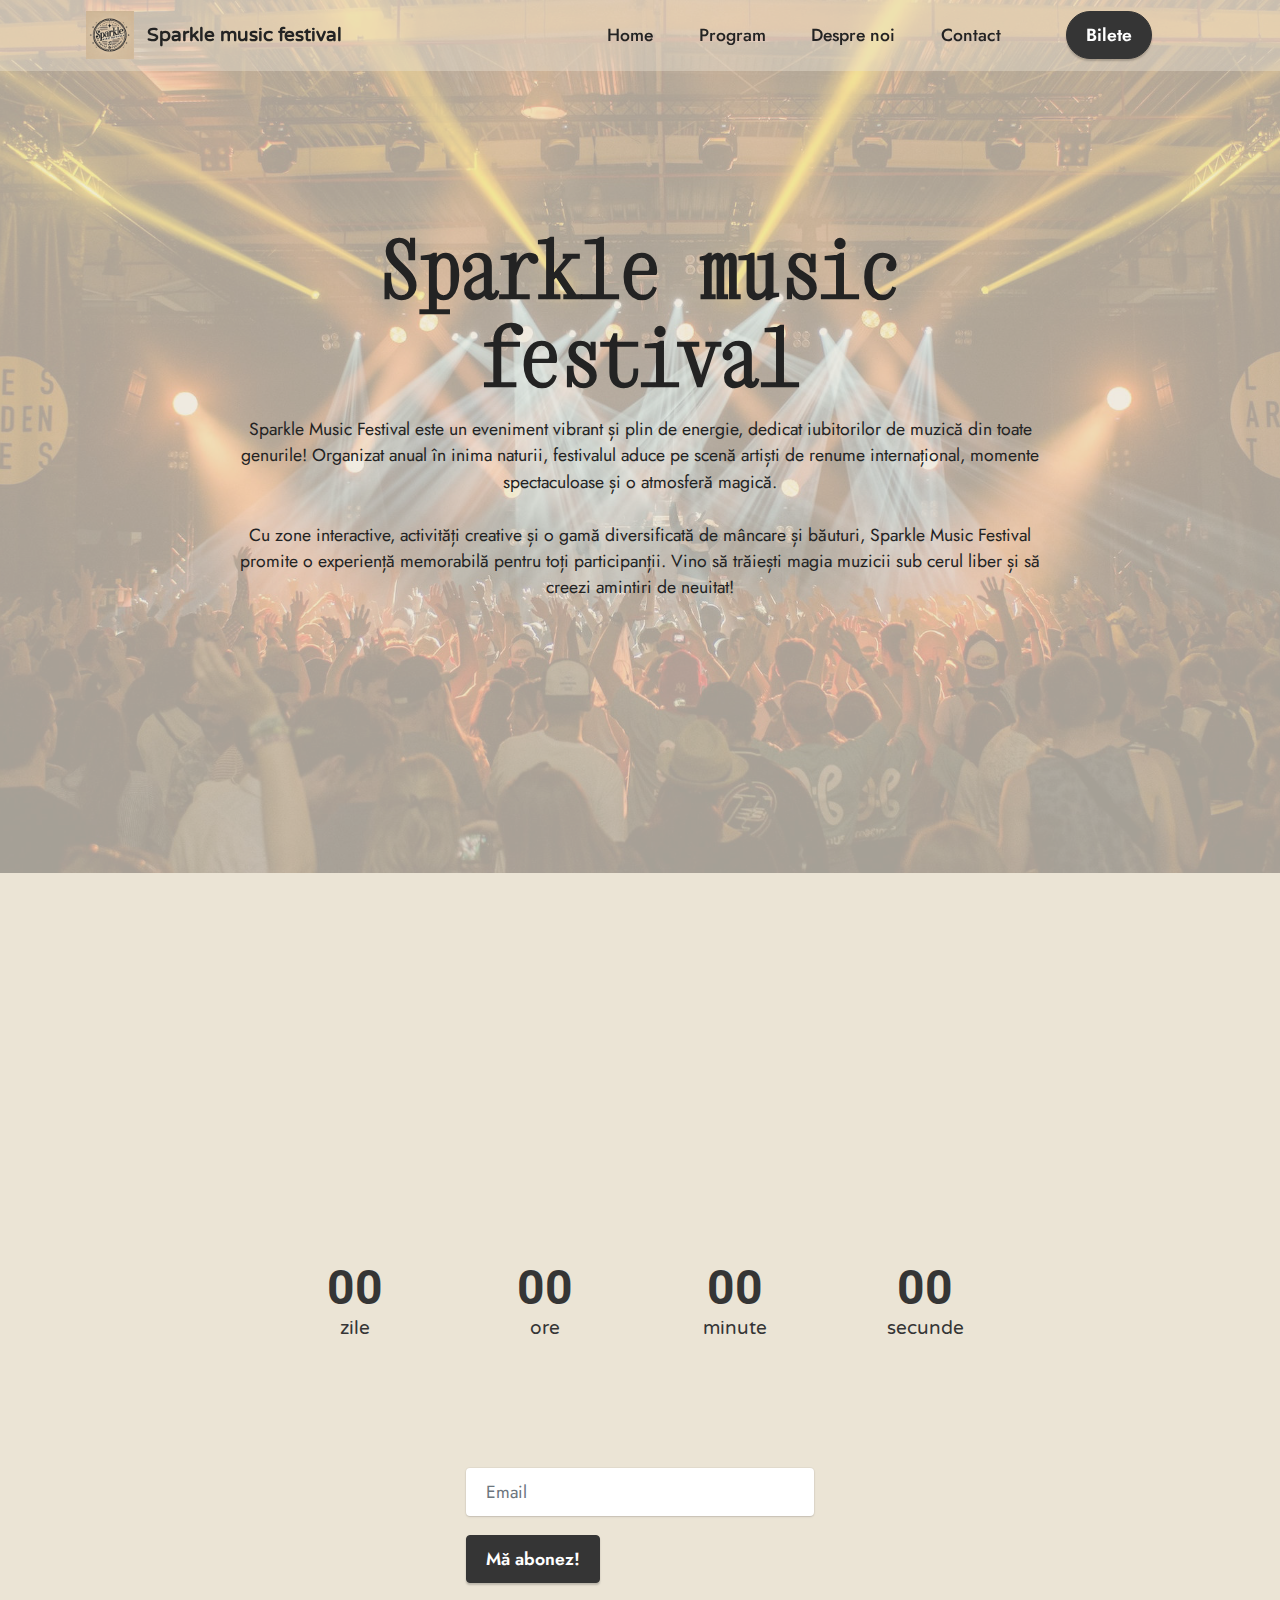
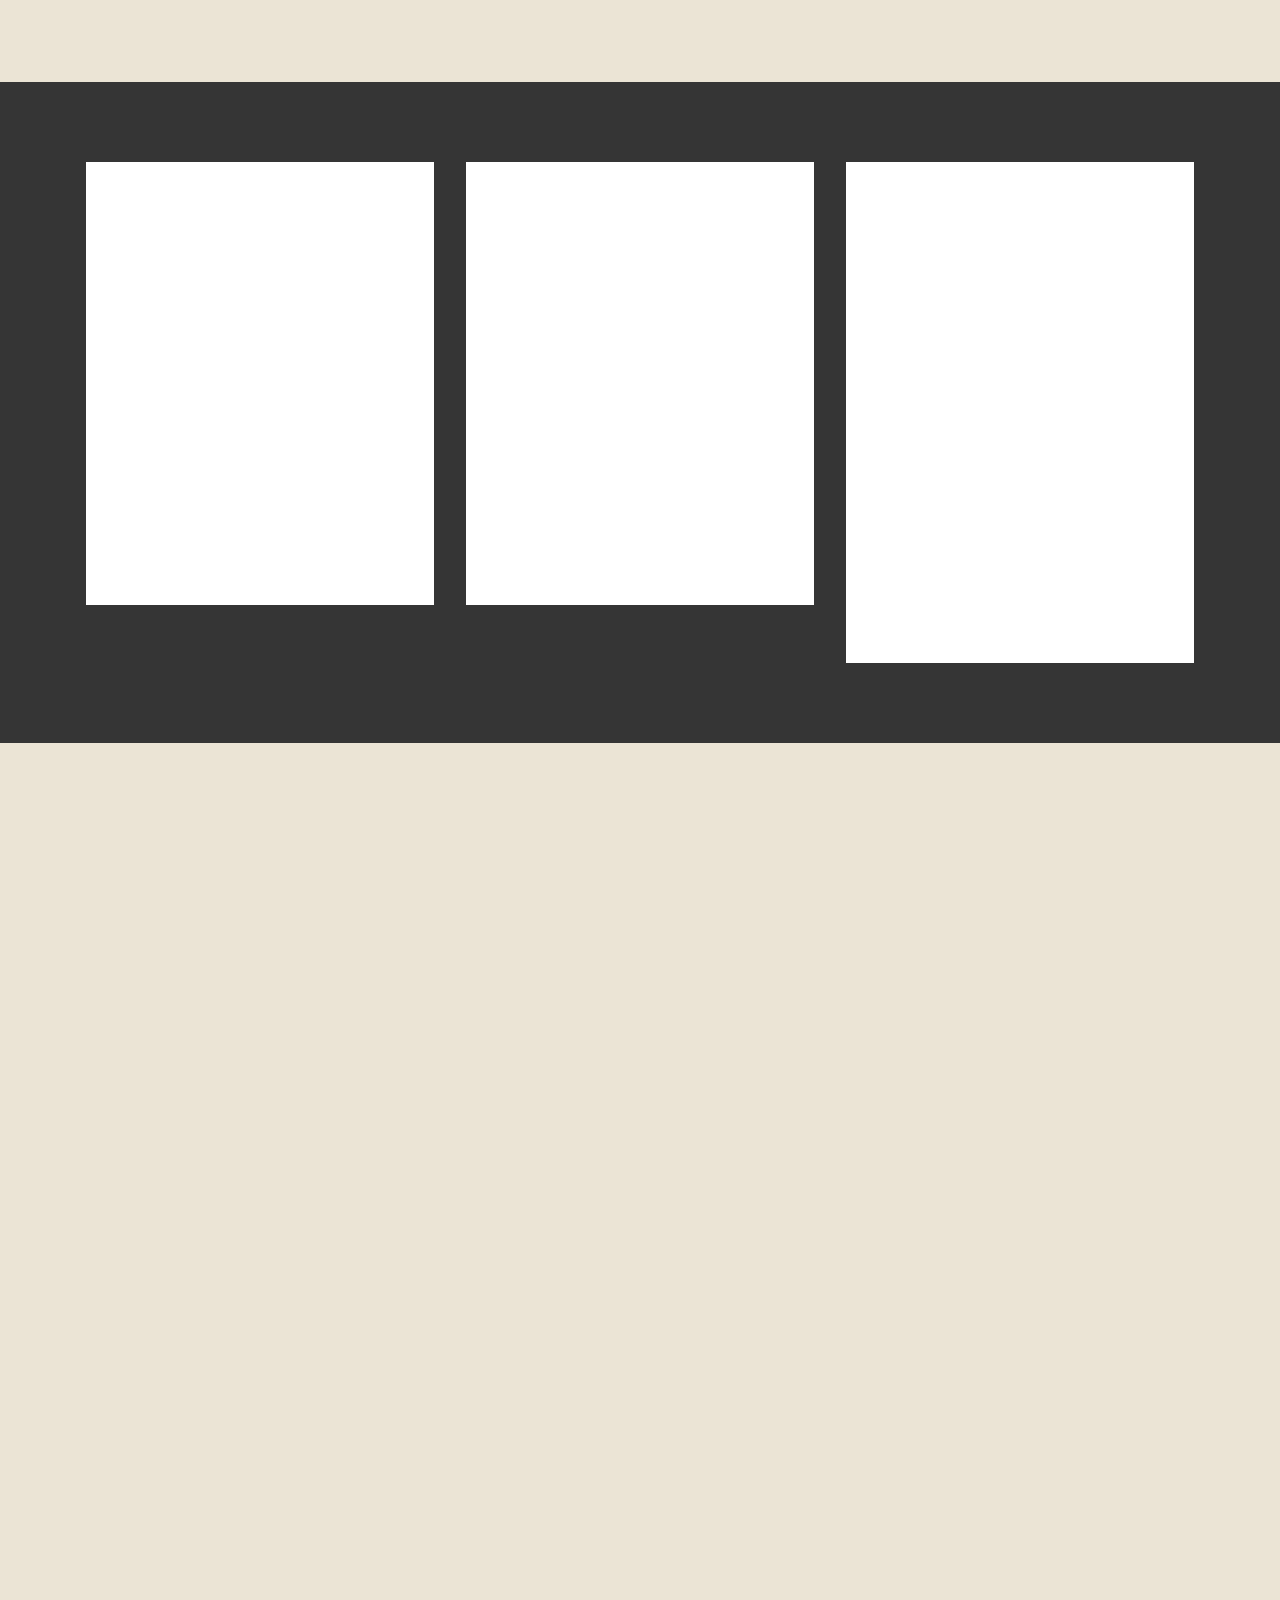
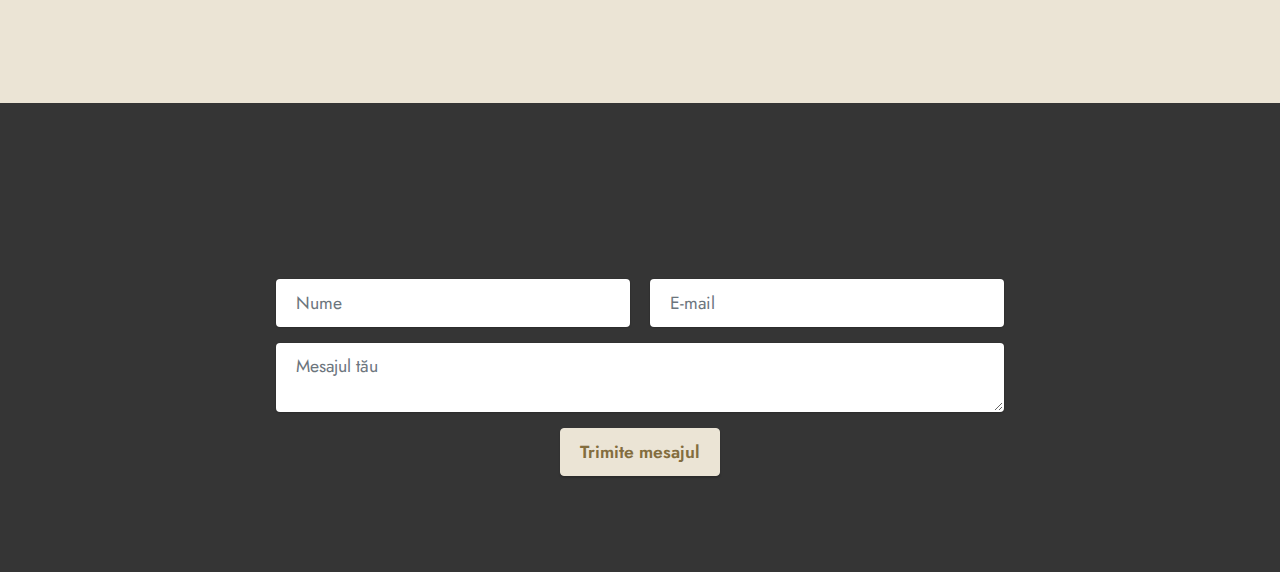
<file: index.html>
<!DOCTYPE html>
<html lang="ro">

<head>

    <meta charset="utf-8">
    <meta http-equiv="X-UA-Compatible" content="IE=edge">
    <meta name="generator" content="Mobirise v5.9.18, mobirise.com">
    <meta name="viewport" content="width=device-width, initial-scale=1, minimum-scale=1">
    <link rel="shortcut icon"
        href="assets/images/dalle-2025-01-12-13.18.04-a-circular-logo-for-sparkle-music-festival-featuring-a-sophisticated-beige-and-black-color-scheme.-the-design-includes-elegant-and-modern-typography-.webp"
        type="image/x-icon">
    <meta name="author" content="Maria Martin">
    <meta name="keywords" content="festival,muzică, Cluj, Sparkle, distracție">
    <meta name="description"
        content="Sparkle Festival este mai mult decât un festival – este o experiență captivantă unde muzica, arta și comunitatea se îmbină perfect pentru a crea momente memorabile.">



    <title>Home</title>
    <link rel="stylesheet" href="assets/web/assets/mobirise-icons2/mobirise2.css">
    <link rel="stylesheet" href="assets/bootstrap/css/bootstrap.min.css">
    <link rel="stylesheet" href="assets/bootstrap/css/bootstrap-grid.min.css">
    <link rel="stylesheet" href="assets/bootstrap/css/bootstrap-reboot.min.css">
    <link rel="stylesheet" href="assets/animatecss/animate.css">
    <link rel="stylesheet" href="assets/dropdown/css/style.css">
    <link rel="stylesheet" href="assets/socicon/css/styles.css">
    <link rel="stylesheet" href="assets/theme/css/style.css">
    <link rel="preload" href="https://fonts.googleapis.com/css?family=Xanh+Mono:400,400i&display=swap" as="style"
        onload="this.onload=null;this.rel='stylesheet'">
    <noscript>
        <link rel="stylesheet" href="https://fonts.googleapis.com/css?family=Xanh+Mono:400,400i&display=swap">
    </noscript>
    <link rel="preload"
        href="https://fonts.googleapis.com/css?family=Roboto:100,200,300,400,500,600,700,800,900,100i,200i,300i,400i,500i,600i,700i,800i,900i&display=swap"
        as="style" onload="this.onload=null;this.rel='stylesheet'">
    <noscript>
        <link rel="stylesheet"
            href="https://fonts.googleapis.com/css?family=Roboto:100,200,300,400,500,600,700,800,900,100i,200i,300i,400i,500i,600i,700i,800i,900i&display=swap">
    </noscript>
    <link rel="preload"
        href="https://fonts.googleapis.com/css?family=Raleway:100,200,300,400,500,600,700,800,900,100i,200i,300i,400i,500i,600i,700i,800i,900i&display=swap"
        as="style" onload="this.onload=null;this.rel='stylesheet'">
    <noscript>
        <link rel="stylesheet"
            href="https://fonts.googleapis.com/css?family=Raleway:100,200,300,400,500,600,700,800,900,100i,200i,300i,400i,500i,600i,700i,800i,900i&display=swap">
    </noscript>
    <link rel="preload" href="https://fonts.googleapis.com/css?family=Varela+Round:400&display=swap" as="style"
        onload="this.onload=null;this.rel='stylesheet'">
    <noscript>
        <link rel="stylesheet" href="https://fonts.googleapis.com/css?family=Varela+Round:400&display=swap">
    </noscript>
    <link rel="preload"
        href="https://fonts.googleapis.com/css?family=Jost:100,200,300,400,500,600,700,800,900,100i,200i,300i,400i,500i,600i,700i,800i,900i&display=swap"
        as="style" onload="this.onload=null;this.rel='stylesheet'">
    <noscript>
        <link rel="stylesheet"
            href="https://fonts.googleapis.com/css?family=Jost:100,200,300,400,500,600,700,800,900,100i,200i,300i,400i,500i,600i,700i,800i,900i&display=swap">
    </noscript>
    <link rel="preload" as="style" href="assets/mobirise/css/mbr-additional.css?v=k1zZfw">
    <link rel="stylesheet" href="assets/mobirise/css/mbr-additional.css?v=k1zZfw" type="text/css">




</head>

<body>

    <section data-bs-version="5.1" class="menu menu2 cid-sFHpMqcXGj" data-once="menu" id="menu2-2">
        <h2 class="visually-hidden">Navigația principală</h2>
        <nav class="navbar navbar-dropdown navbar-fixed-top navbar-expand-lg">
            <div class="container">
                <div class="navbar-brand">
                    <span class="navbar-logo">
                        <a href="index.html">
                            <img src="assets/images/dalle-2025-01-12-13.18.04-a-circular-logo-for-sparkle-music-festival-featuring-a-sophisticated-beige-and-black-color-scheme.-the-design-includes-elegant-and-modern-typography-.webp"
                                alt="logo festival cu scris într-un cerc" style="height: 3rem;">
                        </a>
                    </span>
                    <span class="navbar-caption-wrap"><a class="navbar-caption text-black text-primary display-7"
                            href="index.html">Sparkle music festival</a></span>
                </div>

                <button class="navbar-toggler" type="button" data-toggle="collapse" data-bs-toggle="collapse"
                    data-target="#navbarSupportedContent" data-bs-target="#navbarSupportedContent">

                    <span class="hamburger">
                        <span></span>
                        <span></span>
                        <span></span>
                        <span></span>
                    </span>
                </button>

                <div class="collapse navbar-collapse" id="navbarSupportedContent">
                    <ul class="navbar-nav nav-dropdown" data-app-modern-menu="true">
                        <li class="nav-item"><a class="nav-link link text-black text-primary display-4"
                                href="index.html">Home</a></li>
                        <li class="nav-item"><a class="nav-link link text-black text-primary display-4"
                                href="program.html">Program</a></li>
                        <li class="nav-item"><a class="nav-link link text-black text-primary display-4"
                                href="despre-noi.html">Despre noi</a>
                        </li>
                        <li class="nav-item"><a class="nav-link link text-black text-primary display-4"
                                href="contact.html">Contact</a></li>
                    </ul>

                    <div class="navbar-buttons mbr-section-btn"><a class="btn btn-danger display-4"
                            href="https://www.iabilet.ro/bilete-festival/">Bilete</a></div>
                </div>
            </div>
        </nav>
    </section>

    <section data-bs-version="5.1" class="header9 cid-sFHoAfPmXB" id="header9-1">



        <div class="mbr-overlay" style="opacity: 0.7; background-color: rgb(235, 228, 213);"></div>

        <div class="text-center container">
            <div class="row justify-content-center">
                <div class="col-md-12 col-lg-9">
                    <h1 class="mbr-section-title mbr-fonts-style mb-3 display-1"><strong>Sparkle music festival</strong>
                    </h1>
                    <p class="mbr-text mbr-fonts-style display-4">Sparkle Music Festival este un eveniment vibrant și
                        plin de energie, dedicat iubitorilor de muzică din toate genurile! Organizat anual în inima
                        naturii, festivalul aduce pe scenă artiști de renume internațional, momente spectaculoase și o
                        atmosferă magică.<br><br>Cu zone interactive, activități creative și o gamă diversificată de
                        mâncare și băuturi, Sparkle Music Festival promite o experiență memorabilă pentru toți
                        participanții. Vino să trăiești magia muzicii sub cerul liber și să creezi amintiri de neuitat!
                    </p>

                </div>
            </div>
        </div>
    </section>

    <section data-bs-version="5.1" class="countdown1 cid-sFHtEv8xMy" id="countdown1-7">


        <div class="container">
            <div class="row justify-content-center">
                <div class="col-lg-8">
                    <h2 class="mbr-section-title mb-5 align-center mbr-fonts-style display-2">
                        <strong>Countdown bilete ediția 2025</strong>
                    </h2>
                    <h4 class="mbr-section-subtitle mb-5 align-center mbr-fonts-style display-7">Fii primul care cumpără
                        bilete la cel mai tare festival al verii! Abonează-te la newsletter pentru a afla noutățile, dar
                        și pentru a cumpăra bilete înainte ca acestea să fie puse la vânzare direct pe site. Dacă te
                        abonezi înainte cu 50 de zile ca biletele să fie disponibile, beneficiezi de reducere de 10% la
                        oricare tip de bilet.</h4>
                    <div class="countdown-cont align-center mb-5">
                        <div class="daysCountdown col-xs-3 col-sm-3 col-md-3" title="zile"></div>
                        <div class="hoursCountdown col-xs-3 col-sm-3 col-md-3" title="ore"></div>
                        <div class="minutesCountdown col-xs-3 col-sm-3 col-md-3" title="minute"></div>
                        <div class="secondsCountdown col-xs-3 col-sm-3 col-md-3" title="secunde"></div>
                        <div class="countdown" data-due-date="2025/05/10"></div>
                    </div>
                    <p class="mbr-text mb-5 align-center mbr-fonts-style display-7">Newsletter Sparkle music festival
                    </p>
                </div>
            </div>
            <div class="row">
                <div class="col-lg-4 mx-auto mbr-form" data-form-type="formoid">
                    <form action="https://mobirise.eu/" method="POST" class="mbr-form form-with-styler"
                        data-form-title="Form Name"><input type="hidden" name="email" data-form-email="true"
                            value="ldc5gWwKmWXhSTDFw6Tua66UNOBu3XhLg7/PDpIVl4EfkN0StFbnY8nPRA/J2E9ppVWTq4c4cF12B3E1YmTMIa8vnSfNGbs1A2KwwtgILzQmDLVzFB/rTpUX8d4g4ZvP">
                        <div class="row">
                            <div hidden="hidden" data-form-alert="" class="alert alert-success col-12">Mulțumim pentru
                                abonarea la newsletter-ul Sparkle music festival!</div>
                            <div hidden="hidden" data-form-alert-danger="" class="alert alert-danger col-12">Oops...!
                                a apărut o problemă!</div>
                        </div>
                        <div class="dragArea row">
                            <div class="col form-group" data-for="email">
                                <input type="text" name="email" placeholder="Email" data-form-field="email"
                                    class="form-control" required="required" value="" id="email-countdown1-7">
                            </div>
                            <div class="mbr-section-btn"><button type="submit" class="btn btn-danger display-4 justify-content-center align-items-center">Mă
                                    abonez!</button></div>
                        </div>
                    </form>
                </div>
            </div>
        </div>
    </section>

    <section data-bs-version="5.1" class="pricing2 cid-uzFZoyUfN1" id="pricing2-12">




        <div class="container">
            <div class="row justify-content-center">
                <div class="col-12 col-md-6 align-center col-lg-4">
                    <div class="plan">
                        <div class="plan-header">
                            <h3 class="plan-title mbr-fonts-style mb-3 display-5">
                                <strong>Bilet basic</strong>
                            </h3>
                            <div class="plan-price">
                                <p class="price mbr-fonts-style m-0 display-1"><strong>$19</strong></p>
                                <p class="price-term mbr-fonts-style mb-3 display-7"></p>
                            </div>
                        </div>
                        <div class="plan-body">
                            <div class="plan-list mb-4">
                                <ul class="list-group mbr-fonts-style list-group-flush display-7">
                                    <li class="list-group-item">Acces la toate scenele</li>
                                    <li class="list-group-item">Fără rezervări de locuri</li>
                                    <li class="list-group-item">Fără meet&amp;greet</li>
                                    <li class="list-group-item">Fără acces VIP</li>
                                </ul>
                            </div>

                        </div>
                    </div>
                </div>
                <div class="col-12 col-md-6 align-center col-lg-4">
                    <div class="plan">
                        <div class="plan-header">
                            <h3 class="plan-title mbr-fonts-style mb-3 display-5">
                                <strong>Bilet Premium</strong>
                            </h3>
                            <div class="plan-price">
                                <p class="price mbr-fonts-style m-0 display-1"><strong>$38</strong></p>
                                <p class="price-term mbr-fonts-style mb-3 display-7"></p>
                            </div>
                        </div>
                        <div class="plan-body">
                            <div class="plan-list mb-4">
                                <ul class="list-group mbr-fonts-style list-group-flush display-7">
                                    <li class="list-group-item">Acces la toate scenele</li>
                                    <li class="list-group-item">Cu o masă inclusă</li>
                                    <li class="list-group-item">Fără rezervări de locuri</li>
                                    <li class="list-group-item">Fără meet&amp;greet</li>
                                </ul>
                            </div>

                        </div>
                    </div>
                </div>
                <div class="col-12 col-md-6 align-center col-lg-4">
                    <div class="plan">
                        <div class="plan-header">
                            <h3 class="plan-title mbr-fonts-style mb-3 display-5">
                                <strong>Bilet Diamond</strong>
                            </h3>
                            <div class="plan-price">
                                <p class="price mbr-fonts-style m-0 display-1"><strong>$278</strong></p>
                                <p class="price-term mbr-fonts-style mb-3 display-7"></p>
                            </div>
                        </div>
                        <div class="plan-body">
                            <div class="plan-list mb-4">
                                <ul class="list-group mbr-fonts-style list-group-flush display-7">
                                    <li class="list-group-item">Acces VIP Premium la scene</li>
                                    <li class="list-group-item">All inclusive la mâncare și băuturi</li>
                                    <li class="list-group-item">Loc rezervat</li>
                                    <li class="list-group-item">Cu meet&amp;greet</li>
                                </ul>
                            </div>

                        </div>
                    </div>
                </div>

            </div>
        </div>
    </section>

    <section data-bs-version="5.1" class="slider2 cid-uzFrmBOrfP" id="slider2-n">



        <div class="container">
            <div class="row justify-content-center">
                <div class="col-12 col-md-10">
                    <div class="carousel slide" id="uzMcIbi4zA" data-interval="5000" data-bs-interval="5000">
                        <ol class="carousel-indicators">
                            <li data-slide-to="0" data-bs-slide-to="0" class="active" data-target="#uzMcIbi4zA"
                                data-bs-target="#uzMcIbi4zA"></li>
                            <li data-slide-to="1" data-bs-slide-to="1" data-target="#uzMcIbi4zA"
                                data-bs-target="#uzMcIbi4zA"></li>
                            <li data-slide-to="2" data-bs-slide-to="2" data-target="#uzMcIbi4zA"
                                data-bs-target="#uzMcIbi4zA"></li>
                        </ol>
                        <div class="carousel-inner">
                            <div class="carousel-item slider-image item active">
                                <div class="item-wrapper">

                                    <img class="d-block w-100" src="assets/images/audience5-1900x1267.jpg"
                                        alt="lumini colorate pe scena unui festival" data-slide-to="3"
                                        data-bs-slide-to="3">
                                    <div class="carousel-caption d-none d-md-block">
                                        <h4 class="mbr-section-subtitle mbr-fonts-style display-5">
                                            <strong>Main stage&nbsp;</strong>
                                        </h4>
                                        <p class="mbr-section-text mbr-fonts-style display-7">
                                            ediția 2024</p>
                                    </div>
                                </div>
                            </div>
                            <div class="carousel-item slider-image item">
                                <div class="item-wrapper">

                                    <img class="d-block w-100" src="assets/images/artist-band1-1900x1268.jpg"
                                        alt="bărbat cu chitara în mână pe scenă" data-slide-to="0" data-bs-slide-to="0">
                                    <div class="carousel-caption d-none d-md-block">
                                        <h4 class="mbr-section-subtitle mbr-fonts-style display-5"><strong>Marx
                                                Koss</strong></h4>
                                        <p class="mbr-section-text mbr-fonts-style display-7">
                                            ediția 2018</p>
                                    </div>
                                </div>
                            </div>
                            <div class="carousel-item slider-image item">
                                <div class="item-wrapper">

                                    <img class="d-block w-100" src="assets/images/audience3-1900x1267.jpg"
                                        alt="oameni distrându-se cu mâinile în aer la concert." data-slide-to="1"
                                        data-bs-slide-to="1">
                                    <div class="carousel-caption d-none d-md-block">
                                        <h4 class="mbr-section-subtitle mbr-fonts-style display-5">
                                            <strong>Second stage</strong>
                                        </h4>
                                        <p class="mbr-section-text mbr-fonts-style display-7">
                                            ediția 2023</p>
                                    </div>
                                </div>
                            </div>

                        </div>
                        <a class="carousel-control carousel-control-prev" role="button" data-slide="prev"
                            data-bs-slide="prev" href="#uzMcIbi4zA">
                            <span class="mobi-mbri mobi-mbri-arrow-prev" aria-hidden="true"></span>
                            <span class="sr-only visually-hidden">Previous</span>
                        </a>
                        <a class="carousel-control carousel-control-next" role="button" data-slide="next"
                            data-bs-slide="next" href="#uzMcIbi4zA">
                            <span class="mobi-mbri mobi-mbri-arrow-next" aria-hidden="true"></span>
                            <span class="sr-only visually-hidden">Next</span>
                        </a>
                    </div>
                </div>
            </div>
        </div>
    </section>

    <section data-bs-version="5.1" class="form5 cid-uzFsXgzWCI" id="form5-o">


        <div class="container">
            <div class="mbr-section-head">
                <h3 class="mbr-section-title mbr-fonts-style align-center mb-0 display-5">
                    <strong>Contact</strong>
                </h3>

            </div>
            <div class="row justify-content-center mt-4">
                <div class="col-lg-8 mx-auto mbr-form" data-form-type="formoid">
                    <form action="https://mobirise.eu/" method="POST" class="mbr-form form-with-styler"
                        data-form-title="Form Name"><input type="hidden" name="email" data-form-email="true"
                            value="zHTKYdxcgrbCaZYSvFcGxlnH45vFqdCqgiTFvPKE+bspXsMrRtx05mMPMaiOmfIL5zDGbkEELI51M3mjrcUrnesSvh8j10JhHqmuJGTd7kLUILWamx74tSDychQ0P21H">
                        <div class="row">
                            <div hidden="hidden" data-form-alert="" class="alert alert-success col-12">Mulțumim pentru
                                mesaj! Vom răspunde cât de repede posibil.</div>
                            <div hidden="hidden" data-form-alert-danger="" class="alert alert-danger col-12">
                                Oops...! a apărut o problemă!
                            </div>
                        </div>
                        <div class="dragArea row">
                            <div class="col-md col-sm-12 form-group mb-3" data-for="name">
                                <input type="text" name="name" placeholder="Nume" data-form-field="name"
                                    class="form-control" value="" id="name-form5-o">
                            </div>
                            <div class="col-md col-sm-12 form-group mb-3" data-for="email">
                                <input type="email" name="email" placeholder="E-mail" data-form-field="email"
                                    class="form-control" value="" id="email-form5-o">
                            </div>

                            <div class="col-12 form-group mb-3" data-for="textarea">
                                <textarea name="textarea" placeholder="Mesajul tău" data-form-field="textarea"
                                    class="form-control" id="textarea-form5-o"></textarea>
                            </div>
                            <div class="col-lg-12 col-md-12 col-sm-12 align-center mbr-section-btn"><button
                                    type="submit" class="btn btn-info display-4">Trimite mesajul</button></div>
                        </div>
                    </form>
                </div>
            </div>
        </div>
    </section>
    <script src="assets/bootstrap/js/bootstrap.bundle.min.js"></script>
    <script src="assets/smoothscroll/smooth-scroll.js"></script>
    <script src="assets/ytplayer/index.js"></script>
    <script src="assets/dropdown/js/navbar-dropdown.js"></script>
    <script src="assets/countdown/countdown.js"></script>
    <script src="assets/theme/js/script.js"></script>
    <script src="assets/formoid/formoid.min.js"></script>


    <div id="scrollToTop" class="scrollToTop mbr-arrow-up"><a style="text-align: center;"><i
                class="mbr-arrow-up-icon mbr-arrow-up-icon-cm cm-icon cm-icon-smallarrow-up"></i></a></div>
    <input name="animation" type="hidden">
</body>

</html>
</file>
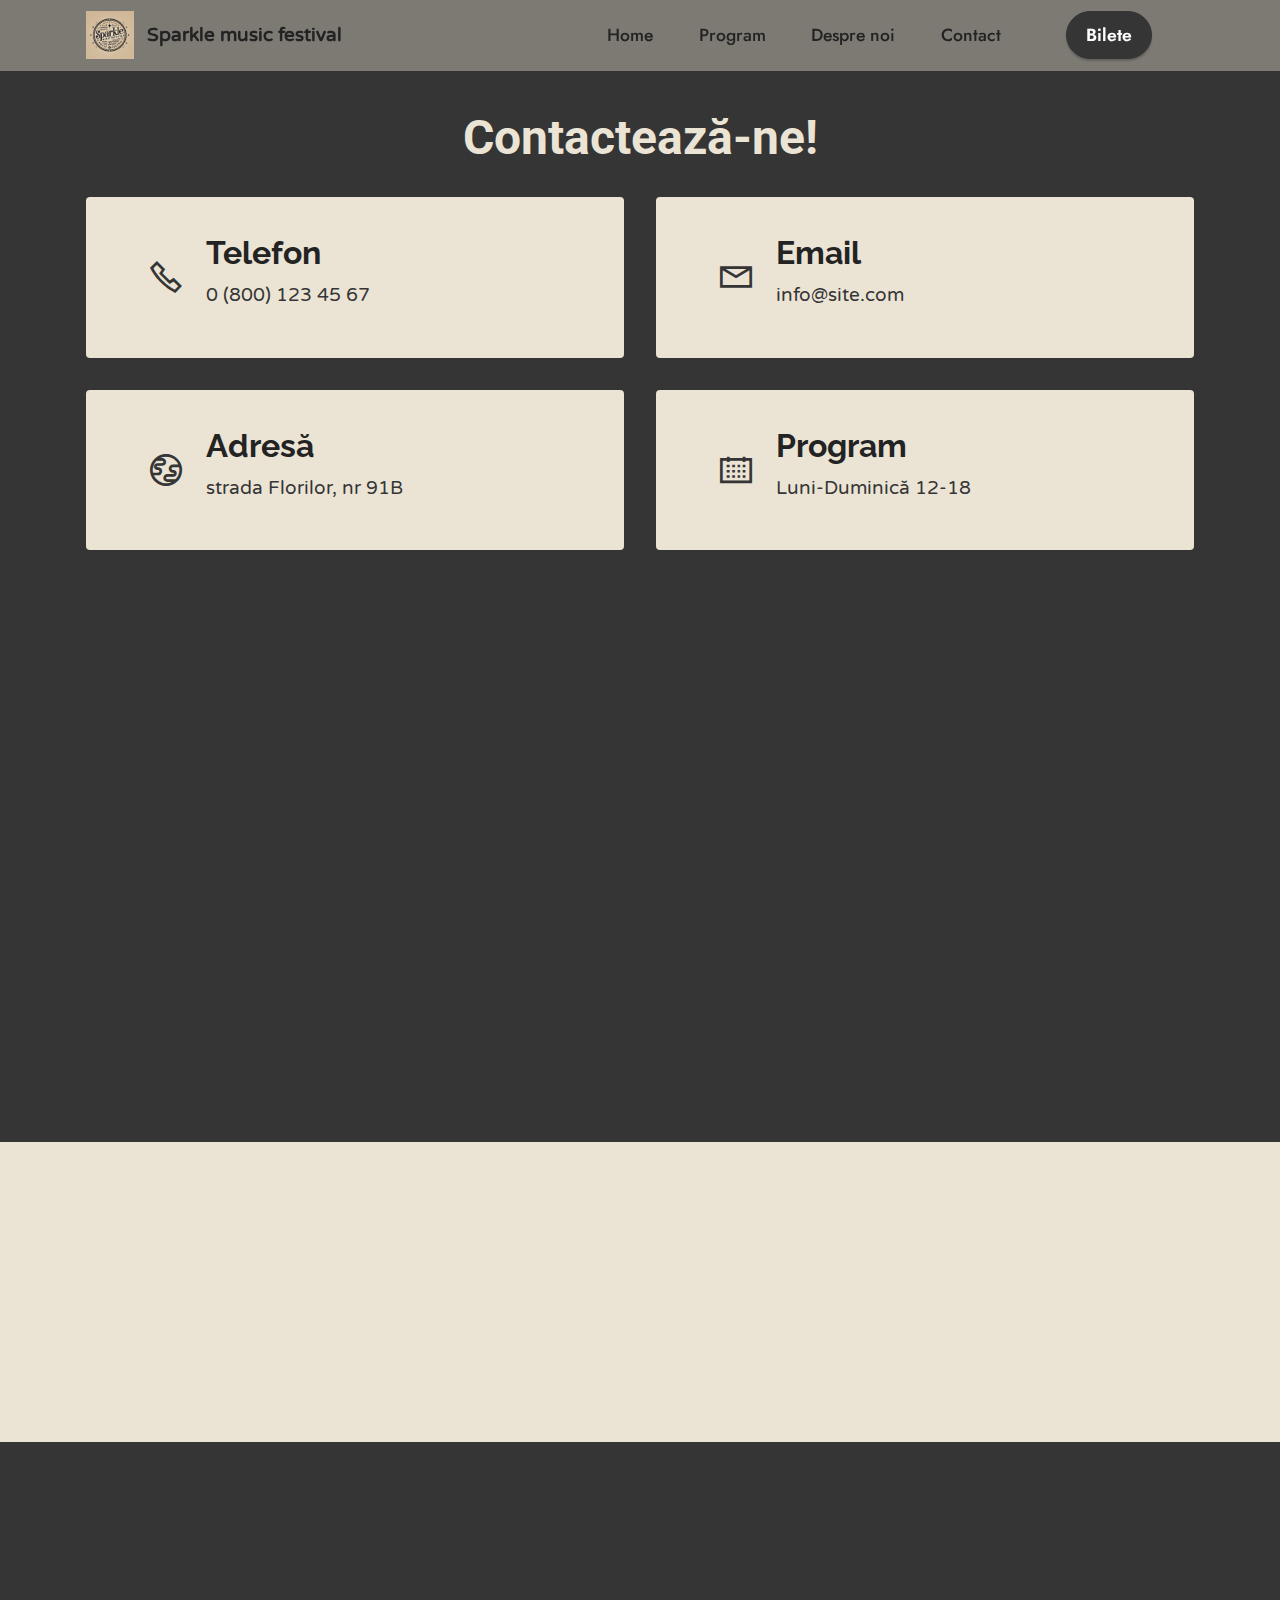
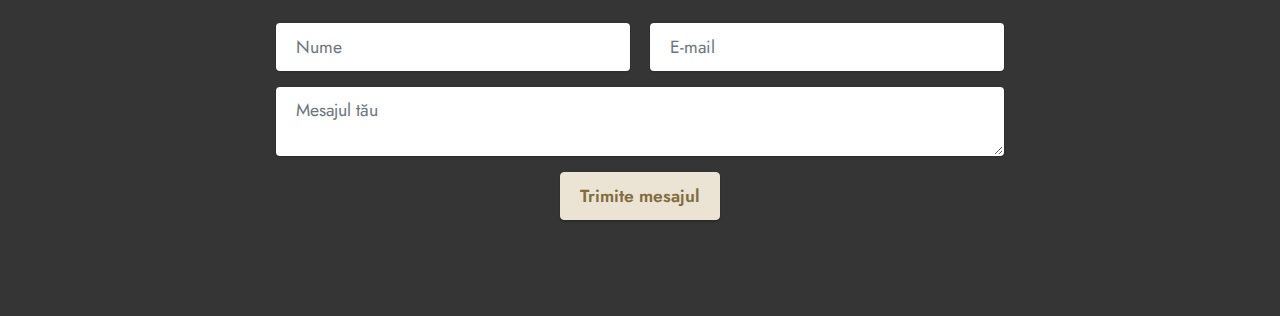
<file: contact.html>
<!DOCTYPE html>
<html lang="ro">

<head>

    <meta charset="utf-8">
    <meta http-equiv="X-UA-Compatible" content="IE=edge">
    <meta name="generator" content="Mobirise v5.9.18, mobirise.com">
    <meta name="viewport" content="width=device-width, initial-scale=1, minimum-scale=1">
    <link rel="shortcut icon"
        href="assets/images/dalle-2025-01-12-13.18.04-a-circular-logo-for-sparkle-music-festival-featuring-a-sophisticated-beige-and-black-color-scheme.-the-design-includes-elegant-and-modern-typography-.webp"
        type="image/x-icon">
    <meta name="author" content="Maria Martin">
    <meta name="keywords" content="festival,muzică, Cluj, Sparkle, distracție">
    <meta name="description"
        content="Sparkle Festival este mai mult decât un festival – este o experiență captivantă unde muzica, arta și comunitatea se îmbină perfect pentru a crea momente memorabile.">



    <title>Contact</title>
    <link rel="stylesheet" href="assets/web/assets/mobirise-icons2/mobirise2.css">
    <link rel="stylesheet" href="assets/bootstrap/css/bootstrap.min.css">
    <link rel="stylesheet" href="assets/bootstrap/css/bootstrap-grid.min.css">
    <link rel="stylesheet" href="assets/bootstrap/css/bootstrap-reboot.min.css">
    <link rel="stylesheet" href="assets/animatecss/animate.css">
    <link rel="stylesheet" href="assets/dropdown/css/style.css">
    <link rel="stylesheet" href="assets/socicon/css/styles.css">
    <link rel="stylesheet" href="assets/theme/css/style.css">
    <link rel="preload" href="https://fonts.googleapis.com/css?family=Xanh+Mono:400,400i&display=swap" as="style"
        onload="this.onload=null;this.rel='stylesheet'">
    <noscript>
        <link rel="stylesheet" href="https://fonts.googleapis.com/css?family=Xanh+Mono:400,400i&display=swap">
    </noscript>
    <link rel="preload"
        href="https://fonts.googleapis.com/css?family=Roboto:100,200,300,400,500,600,700,800,900,100i,200i,300i,400i,500i,600i,700i,800i,900i&display=swap"
        as="style" onload="this.onload=null;this.rel='stylesheet'">
    <noscript>
        <link rel="stylesheet"
            href="https://fonts.googleapis.com/css?family=Roboto:100,200,300,400,500,600,700,800,900,100i,200i,300i,400i,500i,600i,700i,800i,900i&display=swap">
    </noscript>
    <link rel="preload"
        href="https://fonts.googleapis.com/css?family=Raleway:100,200,300,400,500,600,700,800,900,100i,200i,300i,400i,500i,600i,700i,800i,900i&display=swap"
        as="style" onload="this.onload=null;this.rel='stylesheet'">
    <noscript>
        <link rel="stylesheet"
            href="https://fonts.googleapis.com/css?family=Raleway:100,200,300,400,500,600,700,800,900,100i,200i,300i,400i,500i,600i,700i,800i,900i&display=swap">
    </noscript>
    <link rel="preload" href="https://fonts.googleapis.com/css?family=Varela+Round:400&display=swap" as="style"
        onload="this.onload=null;this.rel='stylesheet'">
    <noscript>
        <link rel="stylesheet" href="https://fonts.googleapis.com/css?family=Varela+Round:400&display=swap">
    </noscript>
    <link rel="preload"
        href="https://fonts.googleapis.com/css?family=Jost:100,200,300,400,500,600,700,800,900,100i,200i,300i,400i,500i,600i,700i,800i,900i&display=swap"
        as="style" onload="this.onload=null;this.rel='stylesheet'">
    <noscript>
        <link rel="stylesheet"
            href="https://fonts.googleapis.com/css?family=Jost:100,200,300,400,500,600,700,800,900,100i,200i,300i,400i,500i,600i,700i,800i,900i&display=swap">
    </noscript>
    <link rel="preload" as="style" href="assets/mobirise/css/mbr-additional.css?v=qSIx8K">
    <link rel="stylesheet" href="assets/mobirise/css/mbr-additional.css?v=qSIx8K" type="text/css">




</head>

<body>

    <section data-bs-version="5.1" class="menu menu2 cid-uzFqUjbnHT" data-once="menu" id="menu2-g">
        <h2 class="visually-hidden">Navigația principală</h2>
        <nav class="navbar navbar-dropdown navbar-fixed-top navbar-expand-lg">
            <div class="container">
                <div class="navbar-brand">
                    <span class="navbar-logo">
                        <a href="index.html">
                            <img src="assets/images/dalle-2025-01-12-13.18.04-a-circular-logo-for-sparkle-music-festival-featuring-a-sophisticated-beige-and-black-color-scheme.-the-design-includes-elegant-and-modern-typography-.webp"
                                alt="logo festival cu scris într-un cerc" style="height: 3rem;">
                        </a>
                    </span>
                    <span class="navbar-caption-wrap"><a class="navbar-caption text-black text-primary display-7"
                            href="index.html">Sparkle music festival</a></span>
                </div>
                <button class="navbar-toggler" type="button" data-toggle="collapse" data-bs-toggle="collapse"
                    data-target="#navbarSupportedContent" data-bs-target="#navbarSupportedContent">
                    <span class="hamburger">
                        <span></span>
                        <span></span>
                        <span></span>
                        <span></span>
                    </span>
                </button>
                <div class="collapse navbar-collapse" id="navbarSupportedContent">
                    <ul class="navbar-nav nav-dropdown" data-app-modern-menu="true">
                        <li class="nav-item"><a class="nav-link link text-black text-primary display-4"
                                href="index.html">Home</a></li>
                        <li class="nav-item"><a class="nav-link link text-black text-primary display-4"
                                href="program.html">Program</a></li>
                        <li class="nav-item"><a class="nav-link link text-black text-primary display-4"
                                href="despre-noi.html">Despre noi</a>
                        </li>
                        <li class="nav-item"><a class="nav-link link text-black text-primary display-4"
                                href="contact.html">Contact</a></li>
                    </ul>

                    <div class="navbar-buttons mbr-section-btn"><a class="btn btn-danger display-4"
                            href="https://www.iabilet.ro/bilete-festival/">Bilete</a></div>
                </div>
            </div>
        </nav>
    </section>

    <section data-bs-version="5.1" class="contacts2 cid-uzFSwfVEMX" id="contacts2-x">





        <div class="container">
            <div class="mbr-section-head">
                <h1 class="mbr-section-title mbr-fonts-style align-center mb-0 display-2">
                    <strong>Contactează-ne!</strong>
                </h1>

            </div>
            <div class="row justify-content-center mt-4">
                <div class="card col-12 col-md-6">
                    <div class="card-wrapper">
                        <div class="image-wrapper">
                            <span class="mbr-iconfont mobi-mbri-phone mobi-mbri"
                                style="color: rgb(53, 53, 53); fill: rgb(53, 53, 53);"></span>
                        </div>
                        <div class="text-wrapper">
                            <h2 class="card-title mbr-fonts-style mb-1 display-5">
                                <strong>Telefon</strong>
                            </h2>
                            <p class="mbr-text mbr-fonts-style display-7">
                                <a href="tel:+40762536281" class="text-danger">0 (800) 123 45 67</a>
                            </p>
                        </div>
                    </div>
                </div>
                <div class="card col-12 col-md-6">
                    <div class="card-wrapper">
                        <div class="image-wrapper">
                            <span class="mbr-iconfont mobi-mbri-letter mobi-mbri"
                                style="color: rgb(53, 53, 53); fill: rgb(53, 53, 53);"></span>
                        </div>
                        <div class="text-wrapper">
                            <h2 class="card-title mbr-fonts-style mb-1 display-5">
                                <strong>Email</strong>
                            </h2>
                            <p class="mbr-text mbr-fonts-style display-7">
                                <a href="mailto:info@site.com" class="text-danger">info@site.com</a>
                            </p>
                        </div>
                    </div>
                </div>
                <div class="card col-12 col-md-6">
                    <div class="card-wrapper">
                        <div class="image-wrapper">
                            <span class="mbr-iconfont mobi-mbri-globe mobi-mbri"
                                style="color: rgb(53, 53, 53); fill: rgb(53, 53, 53);"></span>
                        </div>
                        <div class="text-wrapper">
                            <h2 class="card-title mbr-fonts-style mb-1 display-5">
                                <strong>Adresă</strong>
                            </h2>
                            <p class="mbr-text mbr-fonts-style display-7">
                                strada Florilor, nr 91B</p>
                        </div>
                    </div>
                </div>
                <div class="card col-12 col-md-6">
                    <div class="card-wrapper">
                        <div class="image-wrapper">
                            <span class="mbr-iconfont mobi-mbri-calendar mobi-mbri"
                                style="color: rgb(53, 53, 53); fill: rgb(53, 53, 53);"></span>
                        </div>
                        <div class="text-wrapper">
                            <h2 class="card-title mbr-fonts-style mb-1 display-5">
                                <strong>Program</strong>
                            </h2>
                            <p class="mbr-text mbr-fonts-style display-7">Luni-Duminică 12-18</p>
                        </div>
                    </div>
                </div>
            </div>
        </div>
    </section>

    <div data-bs-version="5.1" class="map2 cid-uzFSy8xQkX" id="map2-y">




        <div>

            <div class="google-map">
                <iframe style="border:0"
                    src="https://www.google.com/maps/embed?pb=!1m18!1m12!1m3!1d2732.810354224935!2d23.56912717654589!3d46.76863447112519!2m3!1f0!2f0!3f0!3m2!1i1024!2i768!4f13.1!3m3!1m2!1s0x47490e8f6ad87633%3A0x23f7c32408a471a4!2sCluj%20Arena!5e0!3m2!1sro!2sro!4v1736690821816!5m2!1sro!2sro"
                    allowfullscreen=""></iframe>
            </div>
        </div>
    </div>

    <section data-bs-version="5.1" class="share3 cid-uzG20x6H8B" id="share3-14">






        <div class="container">
            <div class="media-container-row">
                <div class="col-12">
                    <h3 class="mbr-section-title align-center mb-3 mbr-fonts-style display-2">
                        <strong>Urmărește-ne online!</strong>
                    </h3>
                    <div class="social-list align-center">

                        <a class="iconfont-wrapper bg-facebook m-2 " target="_blank"
                            href="https://www.facebook.com/UNTOLDFestival/?locale=ro_RO">
                            <span class="socicon-facebook socicon"></span>
                        </a>
                        <a class="iconfont-wrapper bg-twitter m-2" href="https://x.com/untoldcapital?mx=2"
                            target="_blank">
                            <span class="socicon-twitter socicon"></span>
                        </a>
                        <a class="iconfont-wrapper bg-instagram m-2" href="https://www.instagram.com/untoldfestival/"
                            target="_blank">
                            <span class="socicon-instagram socicon"></span>
                        </a>








                    </div>
                </div>
            </div>
        </div>
    </section>

    <section data-bs-version="5.1" class="form5 cid-uzFUe6rkRZ" id="form5-z">


        <div class="container">
            <div class="mbr-section-head">
                <h3 class="mbr-section-title mbr-fonts-style align-center mb-0 display-2">
                    <strong>Contact</strong>
                </h3>

            </div>
            <div class="row justify-content-center mt-4">
                <div class="col-lg-8 mx-auto mbr-form" data-form-type="formoid">
                    <form action="https://mobirise.eu/" method="POST" class="mbr-form form-with-styler"
                        data-form-title="Form Name"><input type="hidden" name="email" data-form-email="true"
                            value="Hh9Z50Wzenj2SXoyqxxlDe9Jzm1/odAzCK4FxK+TK9APZ7dreSFctFbaDQQc73cB5ZLZ7/ntk2xh7blHZLWkppg8Wodt7EN2uvag6+R1NusaefJecMt9II9C0jLcuQRJ">
                        <div class="row">
                            <div hidden="hidden" data-form-alert="" class="alert alert-success col-12">Mulțumim pentru
                                mesaj! Vom răspunde cât de repede posibil.</div>
                            <div hidden="hidden" data-form-alert-danger="" class="alert alert-danger col-12">
                                Oops...! a apăeur o problemă!
                            </div>
                        </div>
                        <div class="dragArea row">
                            <div class="col-md col-sm-12 form-group mb-3" data-for="name">
                                <input type="text" name="name" placeholder="Nume" data-form-field="name"
                                    class="form-control" value="" id="name-form5-z">
                            </div>
                            <div class="col-md col-sm-12 form-group mb-3" data-for="email">
                                <input type="email" name="email" placeholder="E-mail" data-form-field="email"
                                    class="form-control" value="" id="email-form5-z">
                            </div>

                            <div class="col-12 form-group mb-3" data-for="textarea">
                                <textarea name="textarea" placeholder="Mesajul tău" data-form-field="textarea"
                                    class="form-control" id="textarea-form5-z"></textarea>
                            </div>
                            <div class="col-lg-12 col-md-12 col-sm-12 align-center mbr-section-btn"><button
                                    type="submit" class="btn btn-info display-4">Trimite mesajul<br></button></div>
                        </div>
                    </form>
                </div>
            </div>
        </div>
    </section>
    <script src="assets/smoothscroll/smooth-scroll.js"></script>
    <script src="assets/ytplayer/index.js"></script>
    <script src="assets/dropdown/js/navbar-dropdown.js"></script>
    <script src="assets/theme/js/script.js"></script>
    <script src="assets/formoid/formoid.min.js"></script>


    <div id="scrollToTop" class="scrollToTop mbr-arrow-up"><a style="text-align: center;"><i
                class="mbr-arrow-up-icon mbr-arrow-up-icon-cm cm-icon cm-icon-smallarrow-up"></i></a></div>
    <input name="animation" type="hidden">
</body>

</html>
</file>
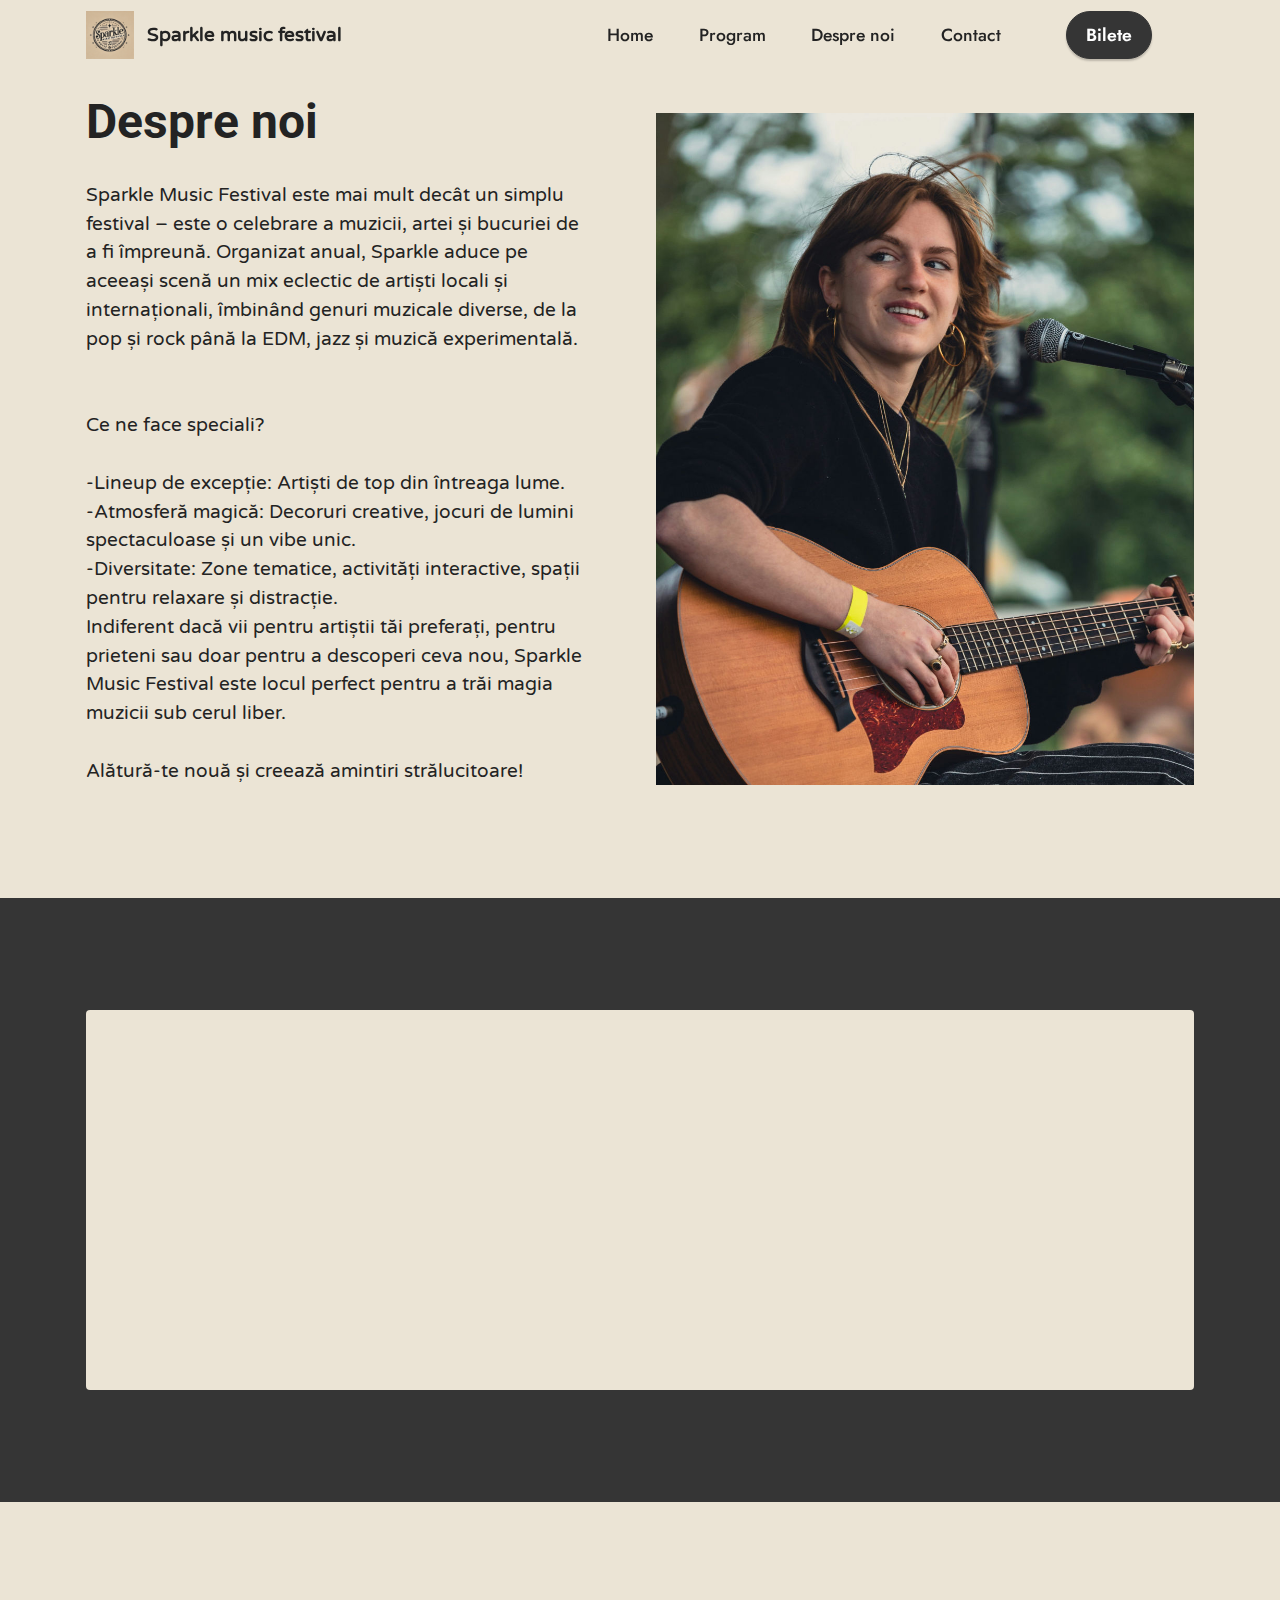
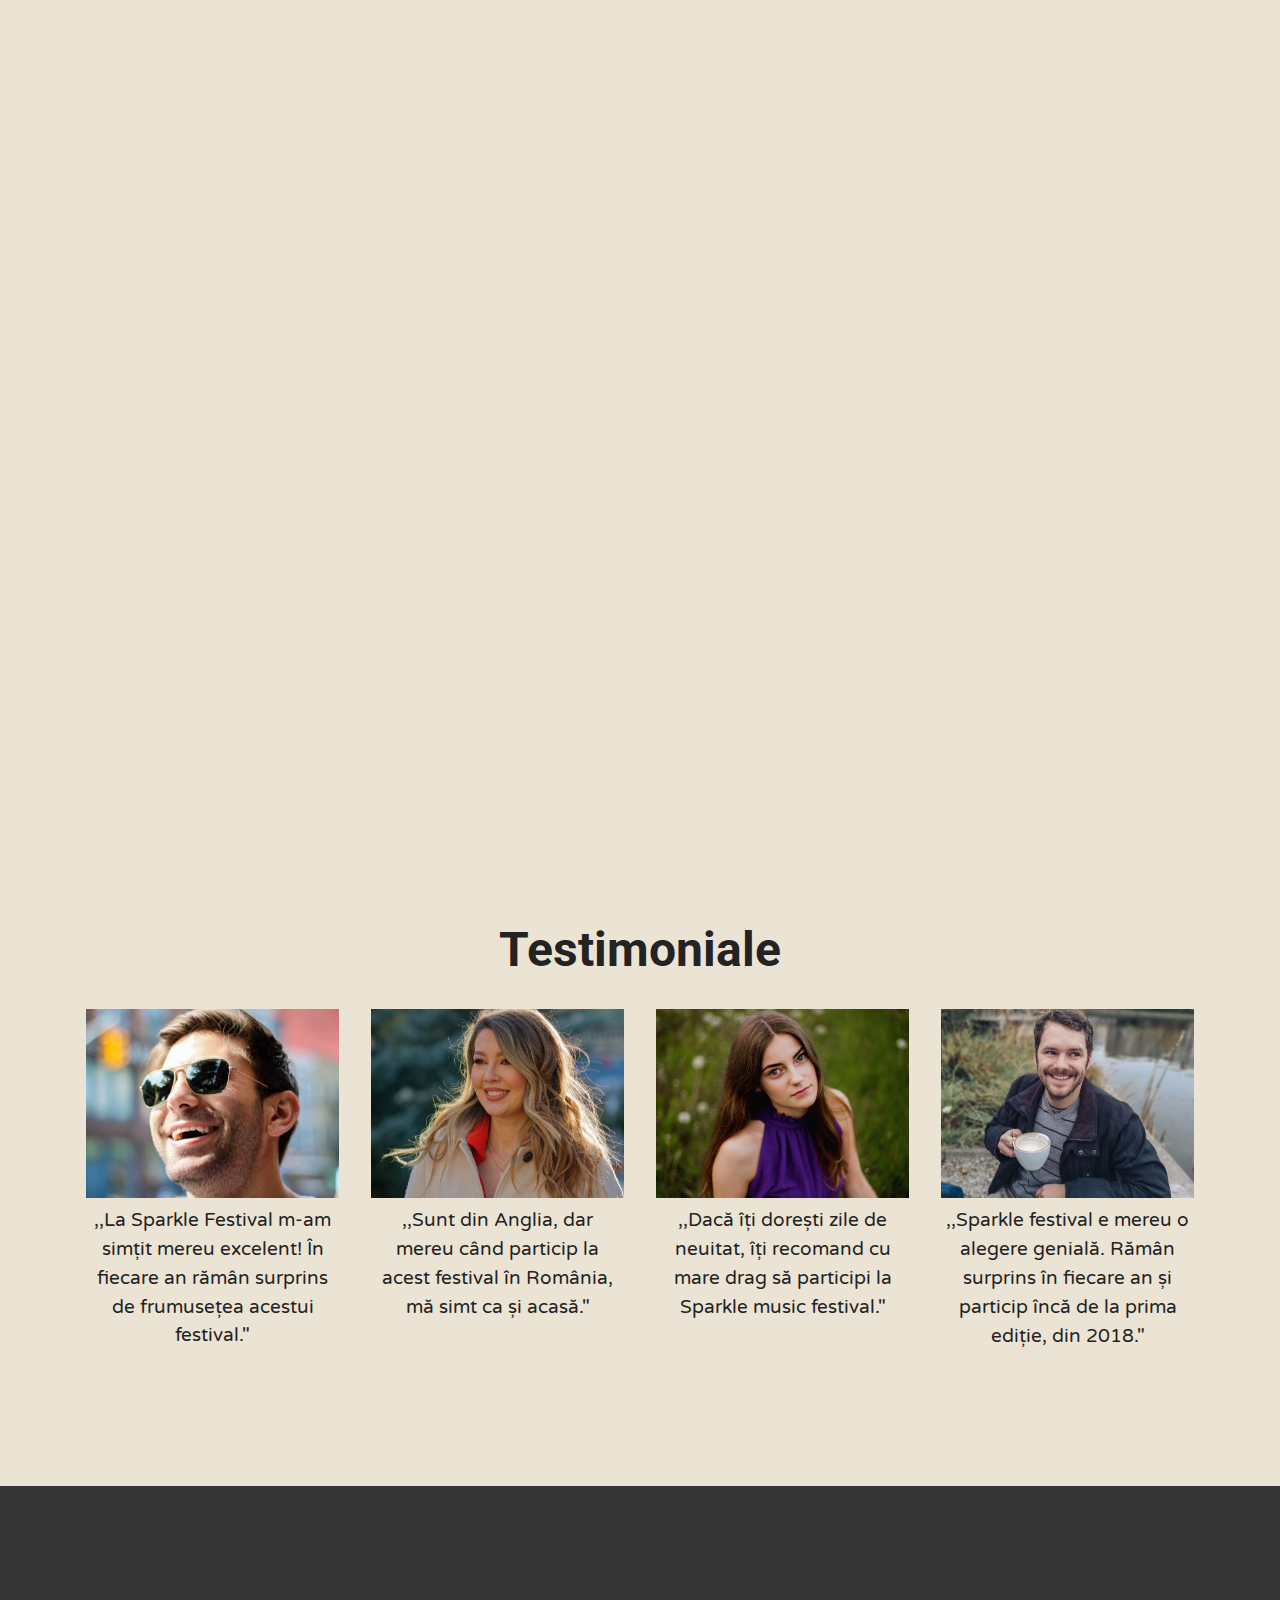
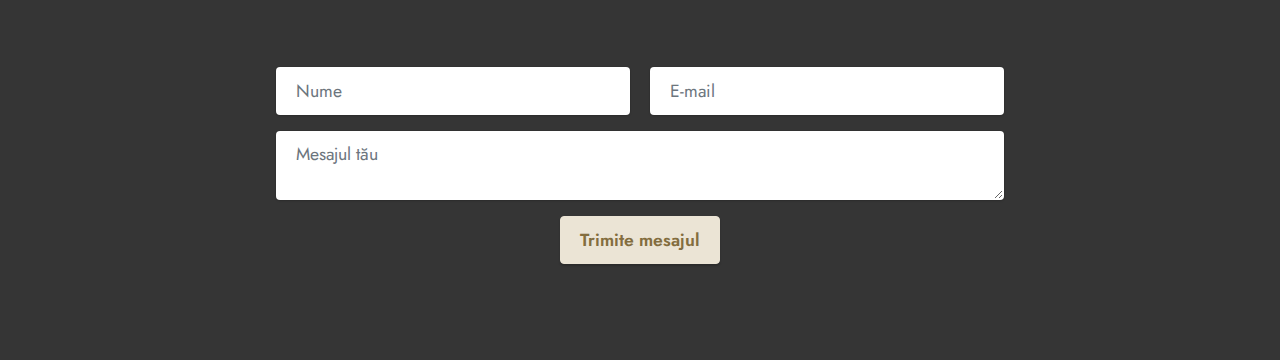
<file: despre-noi.html>
<!DOCTYPE html>
<html lang="ro">

<head>

    <meta charset="utf-8">
    <meta http-equiv="X-UA-Compatible" content="IE=edge">
    <meta name="generator" content="Mobirise v5.9.18, mobirise.com">
    <meta name="viewport" content="width=device-width, initial-scale=1, minimum-scale=1">
    <link rel="shortcut icon"
        href="assets/images/dalle-2025-01-12-13.18.04-a-circular-logo-for-sparkle-music-festival-featuring-a-sophisticated-beige-and-black-color-scheme.-the-design-includes-elegant-and-modern-typography-.webp"
        type="image/x-icon">
    <meta name="author" content="Maria Martin">
    <meta name="keywords" content="festival,muzică, Cluj, Sparkle, distracție">
    <meta name="description"
        content="Sparkle Festival este mai mult decât un festival – este o experiență captivantă unde muzica, arta și comunitatea se îmbină perfect pentru a crea momente memorabile.">



    <title>Despre noi</title>
    <link rel="stylesheet" href="assets/web/assets/mobirise-icons2/mobirise2.css">
    <link rel="stylesheet" href="assets/bootstrap/css/bootstrap.min.css">
    <link rel="stylesheet" href="assets/bootstrap/css/bootstrap-grid.min.css">
    <link rel="stylesheet" href="assets/bootstrap/css/bootstrap-reboot.min.css">
    <link rel="stylesheet" href="assets/animatecss/animate.css">
    <link rel="stylesheet" href="assets/dropdown/css/style.css">
    <link rel="stylesheet" href="assets/socicon/css/styles.css">
    <link rel="stylesheet" href="assets/theme/css/style.css">
    <link rel="preload" href="https://fonts.googleapis.com/css?family=Xanh+Mono:400,400i&display=swap" as="style"
        onload="this.onload=null;this.rel='stylesheet'">
    <noscript>
        <link rel="stylesheet" href="https://fonts.googleapis.com/css?family=Xanh+Mono:400,400i&display=swap">
    </noscript>
    <link rel="preload"
        href="https://fonts.googleapis.com/css?family=Roboto:100,200,300,400,500,600,700,800,900,100i,200i,300i,400i,500i,600i,700i,800i,900i&display=swap"
        as="style" onload="this.onload=null;this.rel='stylesheet'">
    <noscript>
        <link rel="stylesheet"
            href="https://fonts.googleapis.com/css?family=Roboto:100,200,300,400,500,600,700,800,900,100i,200i,300i,400i,500i,600i,700i,800i,900i&display=swap">
    </noscript>
    <link rel="preload"
        href="https://fonts.googleapis.com/css?family=Raleway:100,200,300,400,500,600,700,800,900,100i,200i,300i,400i,500i,600i,700i,800i,900i&display=swap"
        as="style" onload="this.onload=null;this.rel='stylesheet'">
    <noscript>
        <link rel="stylesheet"
            href="https://fonts.googleapis.com/css?family=Raleway:100,200,300,400,500,600,700,800,900,100i,200i,300i,400i,500i,600i,700i,800i,900i&display=swap">
    </noscript>
    <link rel="preload" href="https://fonts.googleapis.com/css?family=Varela+Round:400&display=swap" as="style"
        onload="this.onload=null;this.rel='stylesheet'">
    <noscript>
        <link rel="stylesheet" href="https://fonts.googleapis.com/css?family=Varela+Round:400&display=swap">
    </noscript>
    <link rel="preload"
        href="https://fonts.googleapis.com/css?family=Jost:100,200,300,400,500,600,700,800,900,100i,200i,300i,400i,500i,600i,700i,800i,900i&display=swap"
        as="style" onload="this.onload=null;this.rel='stylesheet'">
    <noscript>
        <link rel="stylesheet"
            href="https://fonts.googleapis.com/css?family=Jost:100,200,300,400,500,600,700,800,900,100i,200i,300i,400i,500i,600i,700i,800i,900i&display=swap">
    </noscript>
    <link rel="preload" as="style" href="assets/mobirise/css/mbr-additional.css?v=a6xcNd">
    <link rel="stylesheet" href="assets/mobirise/css/mbr-additional.css?v=a6xcNd" type="text/css">




</head>

<body>

    <section data-bs-version="5.1" class="menu menu2 cid-sFHpMqcXGj" data-once="menu" id="menu2-2">
        <h2 class="visually-hidden">Navigația principală</h2>
        <nav class="navbar navbar-dropdown navbar-fixed-top navbar-expand-lg">
            <div class="container">
                <div class="navbar-brand">
                    <span class="navbar-logo">
                        <a href="index.html">
                            <img src="assets/images/dalle-2025-01-12-13.18.04-a-circular-logo-for-sparkle-music-festival-featuring-a-sophisticated-beige-and-black-color-scheme.-the-design-includes-elegant-and-modern-typography-.webp"
                                alt="logo festival cu scris într-un cerc" style="height: 3rem;">
                        </a>
                    </span>
                    <span class="navbar-caption-wrap"><a class="navbar-caption text-black text-primary display-7"
                            href="index.html">Sparkle music festival</a></span>
                </div>
                <button class="navbar-toggler" type="button" data-toggle="collapse" data-bs-toggle="collapse"
                    data-target="#navbarSupportedContent" data-bs-target="#navbarSupportedContent">
                    <span class="hamburger">
                        <span></span>
                        <span></span>
                        <span></span>
                        <span></span>
                    </span>
                </button>
                <div class="collapse navbar-collapse" id="navbarSupportedContent">
                    <ul class="navbar-nav nav-dropdown" data-app-modern-menu="true">
                        <li class="nav-item"><a class="nav-link link text-black text-primary display-4"
                                href="index.html">Home</a></li>
                        <li class="nav-item"><a class="nav-link link text-black text-primary display-4"
                                href="program.html">Program</a></li>
                        <li class="nav-item"><a class="nav-link link text-black text-primary display-4"
                                href="despre-noi.html">Despre noi</a>
                        </li>
                        <li class="nav-item"><a class="nav-link link text-black text-primary display-4"
                                href="contact.html">Contact</a></li>
                    </ul>

                    <div class="navbar-buttons mbr-section-btn"><a class="btn btn-danger display-4"
                            href="https://www.iabilet.ro/bilete-festival/">Bilete</a></div>
                </div>
            </div>
        </nav>
    </section>

    <section data-bs-version="5.1" class="features18 cid-sFHvmoQ5Jg" id="features19-e">




        <div class="container">
            <div class="row justify-content-center">
                <div class="card col-12 col-lg">
                    <div class="card-wrapper">
                        <h1 class="card-title mbr-fonts-style mb-4 display-2"><strong>Despre noi</strong></h1>
                        <p class="mbr-text mbr-fonts-style display-7">Sparkle Music Festival este mai mult decât un
                            simplu festival – este o celebrare a muzicii, artei și bucuriei de a fi împreună. Organizat
                            anual, Sparkle aduce pe aceeași scenă un mix eclectic de artiști locali și internaționali,
                            îmbinând genuri muzicale diverse, de la pop și rock până la EDM, jazz și muzică
                            experimentală.<br><br><br>Ce ne face speciali?<br><br>-Lineup de excepție: Artiști de top
                            din întreaga lume.<br>-Atmosferă magică: Decoruri creative, jocuri de lumini spectaculoase
                            și un vibe unic.<br>-Diversitate: Zone tematice, activități interactive, spații pentru
                            relaxare și distracție.<br>Indiferent dacă vii pentru artiștii tăi preferați, pentru
                            prieteni sau doar pentru a descoperi ceva nou, Sparkle Music Festival este locul perfect
                            pentru a trăi magia muzicii sub cerul liber.<br><br>Alătură-te nouă și creează amintiri
                            strălucitoare!</p>

                    </div>
                </div>
                <div class="col-12 col-lg-6">
                    <div class="image-wrapper">
                        <img src="assets/images/peyman-shojaei-qlrkl-oazbm-unsplash-2-1032x1290.jpg"
                            alt="fată pe scenă cu chitară în mână și microfon">
                    </div>
                </div>
            </div>
        </div>
    </section>

    <section data-bs-version="5.1" class="content15 cid-sFHuaHz0Qy" id="content15-b">




        <div class="container">
            <div class="row justify-content-center">
                <div class="card col-md-12 col-lg-12">
                    <div class="card-wrapper">
                        <div class="card-box align-left">
                            <h2 class="card-title mbr-fonts-style mbr-white mb-3 display-5"><strong>Reguli de
                                    participare</strong></h2>
                            <p class="mbr-text mbr-fonts-style display-7">Participarea la Sparkle Music Festival este
                                permisă doar pe baza unui bilet valid și a unui act de identitate. Este interzis accesul
                                cu obiecte periculoase (arme, artificii, sticle de sticlă), droguri, alcool din exterior
                                sau animale de companie (cu excepția celor de asistență). Participanții trebuie să
                                respecte regulile de siguranță, să evite comportamentele violente sau inadecvate și să
                                contribuie la păstrarea curățeniei prin utilizarea coșurilor de gunoi. Organizatorii își
                                rezervă dreptul de a refuza accesul sau de a evacua persoanele care nu respectă aceste
                                reguli, pentru a asigura o experiență sigură și plăcută tuturor.</p>

                        </div>
                    </div>
                </div>
            </div>
        </div>
    </section>

    <section data-bs-version="5.1" class="video1 cid-sFHujWGouW" id="video1-d">


        <div class="align-center container">
            <div class="mbr-section-head">
                <h2 class="mbr-section-title mbr-fonts-style mb-0 display-2"><strong>Sparkle festival ediția
                        2024</strong></h2>
                <h3 class="mbr-section-subtitle mbr-fonts-style mb-0 mt-2 display-7">Videoclipul oficial al ediției
                    trecute</h3>
            </div>
            <div class="row justify-content-center mt-4">
                <div class="col-12 col-lg-10">
                    <div class="box">
                        <div class="mbr-media show-modal align-center" data-modal=".modalWindow">
                            <img src="assets/images/pexels-photo-167446-1905x1270.jpg" alt="Mobirise Website Builder">
                            <div class="icon-wrap">
                                <a class="text-primary" href="#"><span class="mbr-iconfont socicon-youtube socicon"
                                        style="color: rgb(235, 228, 213); fill: rgb(235, 228, 213);"></span></a>
                            </div>
                        </div>
                    </div>
                </div>
            </div>
        </div>
        <div>
            <div class="modalWindow" style="display: none;">
                <div class="modalWindow-container">
                    <div class="modalWindow-video-container">
                        <div class="modalWindow-video">
                            <iframe width="640" height="360" allowfullscreen
                                data-src="https://www.youtube.com/watch?v=w3zCxh-70Ms"></iframe>
                        </div>
                        <a class="close" role="button" data-dismiss="modal" data-bs-dismiss="modal">
                            <span aria-hidden="true" class="mbr-iconfont mobi-mbri-close mobi-mbri closeModal"></span>
                            <span class="sr-only visually-hidden">Close</span>
                        </a>
                    </div>
                </div>
            </div>
        </div>
    </section>

    <section data-bs-version="5.1" class="gallery5 mbr-gallery cid-uzFVSbMoCg" id="gallery5-10">





        <div class="container">
            <div class="mbr-section-head">
                <h2 class="mbr-section-title mbr-fonts-style align-center m-0 display-2"><strong>Testimoniale</strong>
                </h2>
                <div class="mbr-section-subtitle mbr-fonts-style align-center mb-0 mt-2 display-5"></div>
            </div>
            <div class="row mbr-gallery mt-4">
                <div class="col-12 col-md-6 col-lg-3 item gallery-image">
                    <div class="item-wrapper" data-toggle="modal" data-bs-toggle="modal" data-target="#uzMcITepu3-modal"
                        data-bs-target="#uzMcITepu3-modal">
                        <img class="w-100" src="assets/images/mbr-596x397.jpeg" alt="bărbat care zâmbește"
                            data-slide-to="0" data-bs-slide-to="0" data-target="#lb-uzMcITepu3"
                            data-bs-target="#lb-uzMcITepu3">
                        <div class="icon-wrapper">
                            <span class="mobi-mbri mobi-mbri-search mbr-iconfont mbr-iconfont-btn"></span>
                        </div>
                    </div>
                    <p class="mbr-item-subtitle mbr-fonts-style align-center mb-2 mt-2 display-7">,,La Sparkle Festival
                        m-am simțit mereu excelent! În fiecare an rămân surprins de frumusețea acestui festival."</p>
                </div>
                <div class="col-12 col-md-6 col-lg-3 item gallery-image">
                    <div class="item-wrapper" data-toggle="modal" data-bs-toggle="modal" data-target="#uzMcITepu3-modal"
                        data-bs-target="#uzMcITepu3-modal">
                        <img class="w-100" src="assets/images/mbr-1-596x397.jpeg" alt="femeie care zâmbește"
                            data-slide-to="1" data-bs-slide-to="1" data-target="#lb-uzMcITepu3"
                            data-bs-target="#lb-uzMcITepu3">
                        <div class="icon-wrapper">
                            <span class="mobi-mbri mobi-mbri-search mbr-iconfont mbr-iconfont-btn"></span>
                        </div>
                    </div>
                    <p class="mbr-item-subtitle mbr-fonts-style align-center mb-2 mt-2 display-7">,,Sunt din Anglia, dar
                        mereu când particip la acest festival în România, mă simt ca și acasă."</p>
                </div>
                <div class="col-12 col-md-6 col-lg-3 item gallery-image">
                    <div class="item-wrapper" data-toggle="modal" data-bs-toggle="modal" data-target="#uzMcITepu3-modal"
                        data-bs-target="#uzMcITepu3-modal">
                        <img class="w-100" src="assets/images/mbr-596x398.jpeg" alt="fată care se uită la cameră"
                            data-slide-to="2" data-bs-slide-to="2" data-target="#lb-uzMcITepu3"
                            data-bs-target="#lb-uzMcITepu3">
                        <div class="icon-wrapper">
                            <span class="mobi-mbri mobi-mbri-search mbr-iconfont mbr-iconfont-btn"></span>
                        </div>
                    </div>
                    <p class="mbr-item-subtitle mbr-fonts-style align-center mb-2 mt-2 display-7">,,Dacă îți dorești
                        zile de neuitat, îți recomand cu mare drag să participi la Sparkle music festival."</p>
                </div>
                <div class="col-12 col-md-6 col-lg-3 item gallery-image">
                    <div class="item-wrapper" data-toggle="modal" data-bs-toggle="modal" data-target="#uzMcITepu3-modal"
                        data-bs-target="#uzMcITepu3-modal">
                        <img class="w-100" src="assets/images/mbr-596x447.jpeg" alt="bărbat zâmbind cu cafeaua în mână"
                            data-slide-to="3" data-bs-slide-to="3" data-target="#lb-uzMcITepu3"
                            data-bs-target="#lb-uzMcITepu3">
                        <div class="icon-wrapper">
                            <span class="mobi-mbri mobi-mbri-search mbr-iconfont mbr-iconfont-btn"></span>
                        </div>
                    </div>
                    <p class="mbr-item-subtitle mbr-fonts-style align-center mb-2 mt-2 display-7">,,Sparkle festival e
                        mereu o alegere genială. Rămân surprins în fiecare an și particip încă de la prima ediție, din
                        2018."</p>
                </div>
            </div>

            <div class="modal mbr-slider" tabindex="-1" role="dialog" aria-hidden="true" id="uzMcITepu3-modal">
                <div class="modal-dialog" role="document">
                    <div class="modal-content">
                        <div class="modal-body">
                            <div class="carousel slide" id="lb-uzMcITepu3" data-interval="5000" data-bs-interval="5000">
                                <div class="carousel-inner">
                                    <div class="carousel-item active">
                                        <img class="d-block w-100" src="assets/images/mbr-596x397.jpeg"
                                            alt="Mobirise Website Builder">
                                    </div>
                                    <div class="carousel-item">
                                        <img class="d-block w-100" src="assets/images/mbr-1-596x397.jpeg"
                                            alt="Mobirise Website Builder">
                                    </div>
                                    <div class="carousel-item">
                                        <img class="d-block w-100" src="assets/images/mbr-596x398.jpeg"
                                            alt="Mobirise Website Builder">
                                    </div>
                                    <div class="carousel-item">
                                        <img class="d-block w-100" src="assets/images/mbr-596x447.jpeg"
                                            alt="Mobirise Website Builder">
                                    </div>
                                </div>
                                <ol class="carousel-indicators">
                                    <li data-slide-to="0" data-bs-slide-to="0" class="active"
                                        data-target="#lb-uzMcITepu3" data-bs-target="#lb-uzMcITepu3"></li>
                                    <li data-slide-to="1" data-bs-slide-to="1" data-target="#lb-uzMcITepu3"
                                        data-bs-target="#lb-uzMcITepu3"></li>
                                    <li data-slide-to="2" data-bs-slide-to="2" data-target="#lb-uzMcITepu3"
                                        data-bs-target="#lb-uzMcITepu3"></li>
                                    <li data-slide-to="3" data-bs-slide-to="3" data-target="#lb-uzMcITepu3"
                                        data-bs-target="#lb-uzMcITepu3"></li>
                                </ol>
                                <a role="button" href="" class="close" data-dismiss="modal" data-bs-dismiss="modal"
                                    aria-label="Close">
                                </a>
                                <a class="carousel-control-prev carousel-control" role="button" data-slide="prev"
                                    data-bs-slide="prev" href="#lb-uzMcITepu3">
                                    <span class="mobi-mbri mobi-mbri-arrow-prev" aria-hidden="true"></span>
                                    <span class="sr-only visually-hidden">Previous</span>
                                </a>
                                <a class="carousel-control-next carousel-control" role="button" data-slide="next"
                                    data-bs-slide="next" href="#lb-uzMcITepu3">
                                    <span class="mobi-mbri mobi-mbri-arrow-next" aria-hidden="true"></span>
                                    <span class="sr-only visually-hidden">Next</span>
                                </a>
                            </div>
                        </div>
                    </div>
                </div>
            </div>
        </div>
    </section>

    <section data-bs-version="5.1" class="form5 cid-uzFXEHH4QR" id="form5-11">


        <div class="container">
            <div class="mbr-section-head">
                <h3 class="mbr-section-title mbr-fonts-style align-center mb-0 display-2">
                    <strong>Contact</strong>
                </h3>

            </div>
            <div class="row justify-content-center mt-4">
                <div class="col-lg-8 mx-auto mbr-form" data-form-type="formoid">
                    <form action="https://mobirise.eu/" method="POST" class="mbr-form form-with-styler"
                        data-form-title="Form Name"><input type="hidden" name="email" data-form-email="true"
                            value="Z7t7eRPN38IxRQ4kTAY/XAulaC/LRe2WtaBWzKTku7cmt0mnZtkvf730lMsTLbsNuZjT0DbrxOKtQATtsp3x/AzO5n8IM0zhUwlVoe7pv7pFqIwkUhpuE6UhiWFw7Mvt">
                        <div class="row">
                            <div hidden="hidden" data-form-alert="" class="alert alert-success col-12">Mulțumim pentru
                                mesaj! Vom răspunde cât de repede posibil.</div>
                            <div hidden="hidden" data-form-alert-danger="" class="alert alert-danger col-12">
                                Oops...! a apărut o problemă!
                            </div>
                        </div>
                        <div class="dragArea row">
                            <div class="col-md col-sm-12 form-group mb-3" data-for="name">
                                <input type="text" name="name" placeholder="Nume" data-form-field="name"
                                    class="form-control" value="" id="name-form5-11">
                            </div>
                            <div class="col-md col-sm-12 form-group mb-3" data-for="email">
                                <input type="email" name="email" placeholder="E-mail" data-form-field="email"
                                    class="form-control" value="" id="email-form5-11">
                            </div>

                            <div class="col-12 form-group mb-3" data-for="textarea">
                                <textarea name="textarea" placeholder="Mesajul tău" data-form-field="textarea"
                                    class="form-control" id="textarea-form5-11"></textarea>
                            </div>
                            <div class="col-lg-12 col-md-12 col-sm-12 align-center mbr-section-btn"><button
                                    type="submit" class="btn btn-info display-4">Trimite mesajul</button></div>
                        </div>
                    </form>
                </div>
            </div>
        </div>
    </section>
    <script src="assets/smoothscroll/smooth-scroll.js"></script>
    <script src="assets/ytplayer/index.js"></script>
    <script src="assets/dropdown/js/navbar-dropdown.js"></script>
    <script src="assets/playervimeo/vimeo_player.js"></script>
    <script src="assets/theme/js/script.js"></script>
    <script src="assets/formoid/formoid.min.js"></script>


    <div id="scrollToTop" class="scrollToTop mbr-arrow-up"><a style="text-align: center;"><i
                class="mbr-arrow-up-icon mbr-arrow-up-icon-cm cm-icon cm-icon-smallarrow-up"></i></a></div>
    <input name="animation" type="hidden">
</body>

</html>
</file>
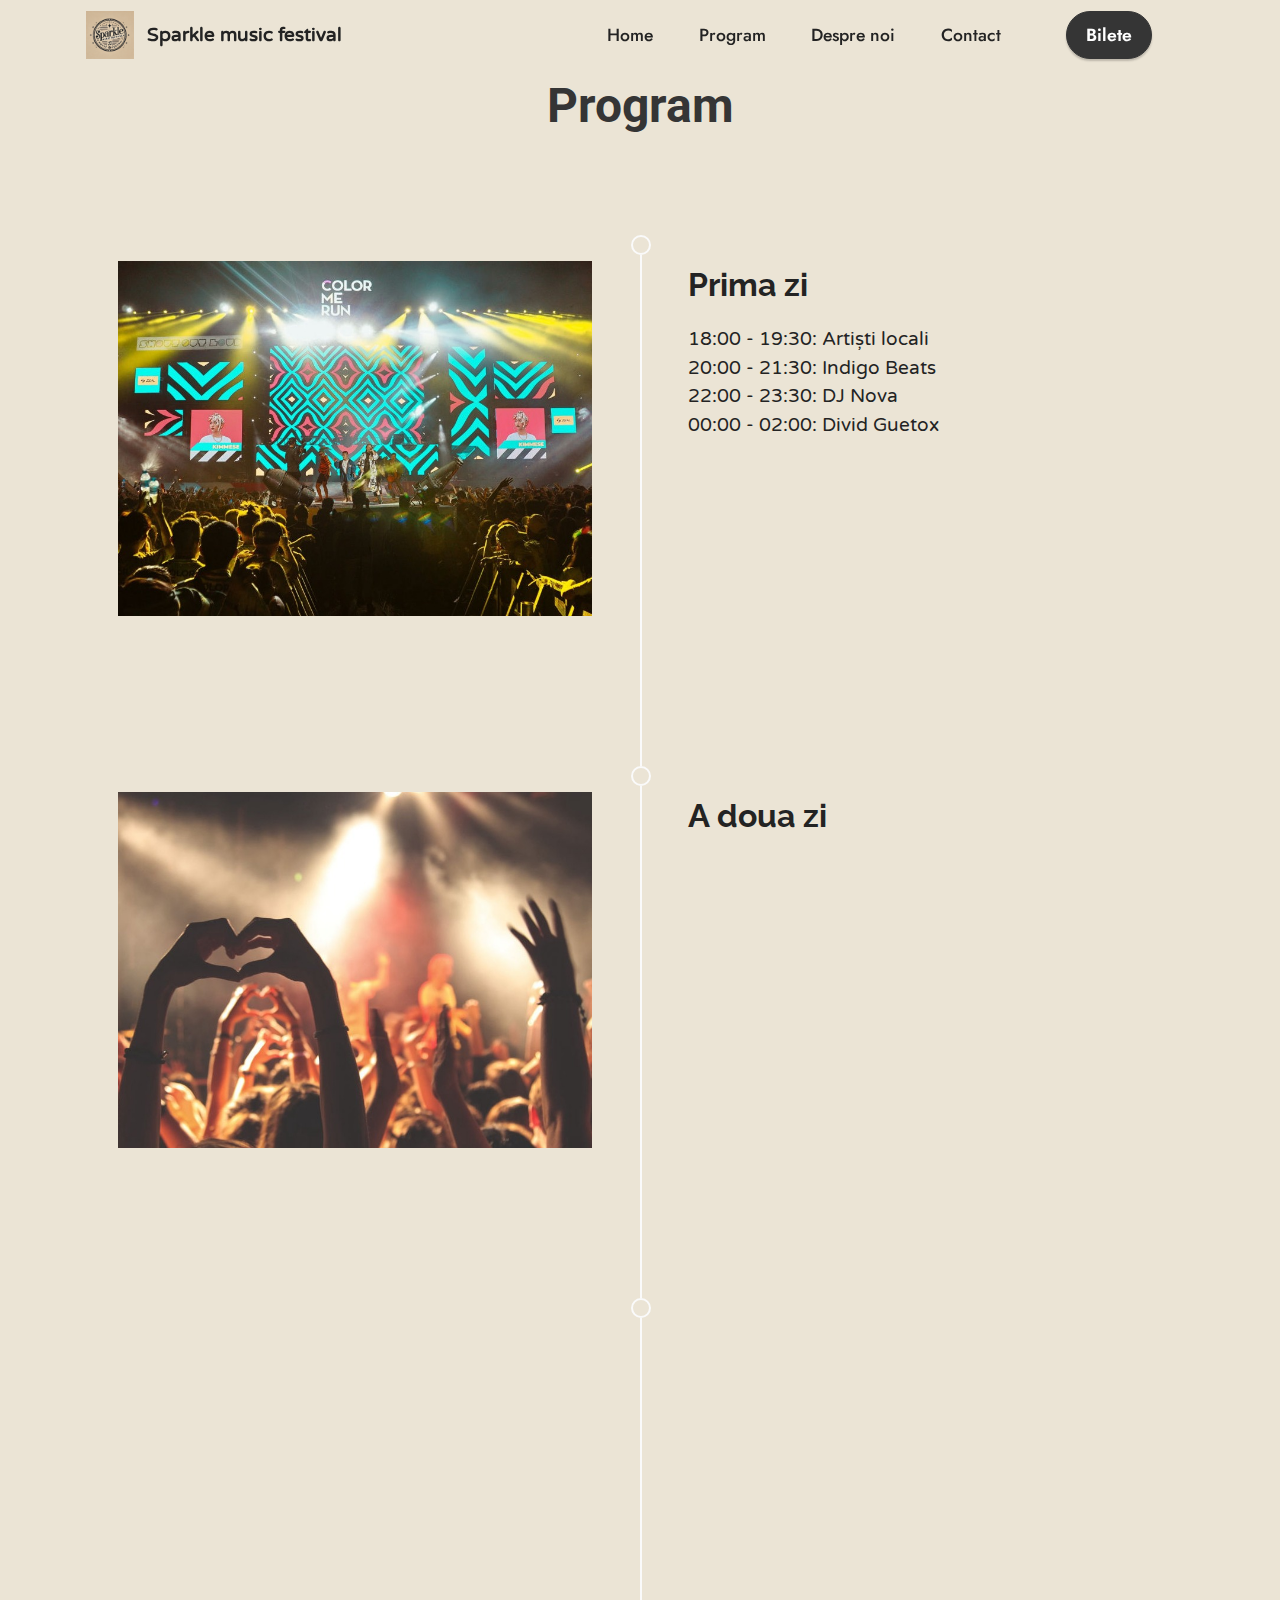
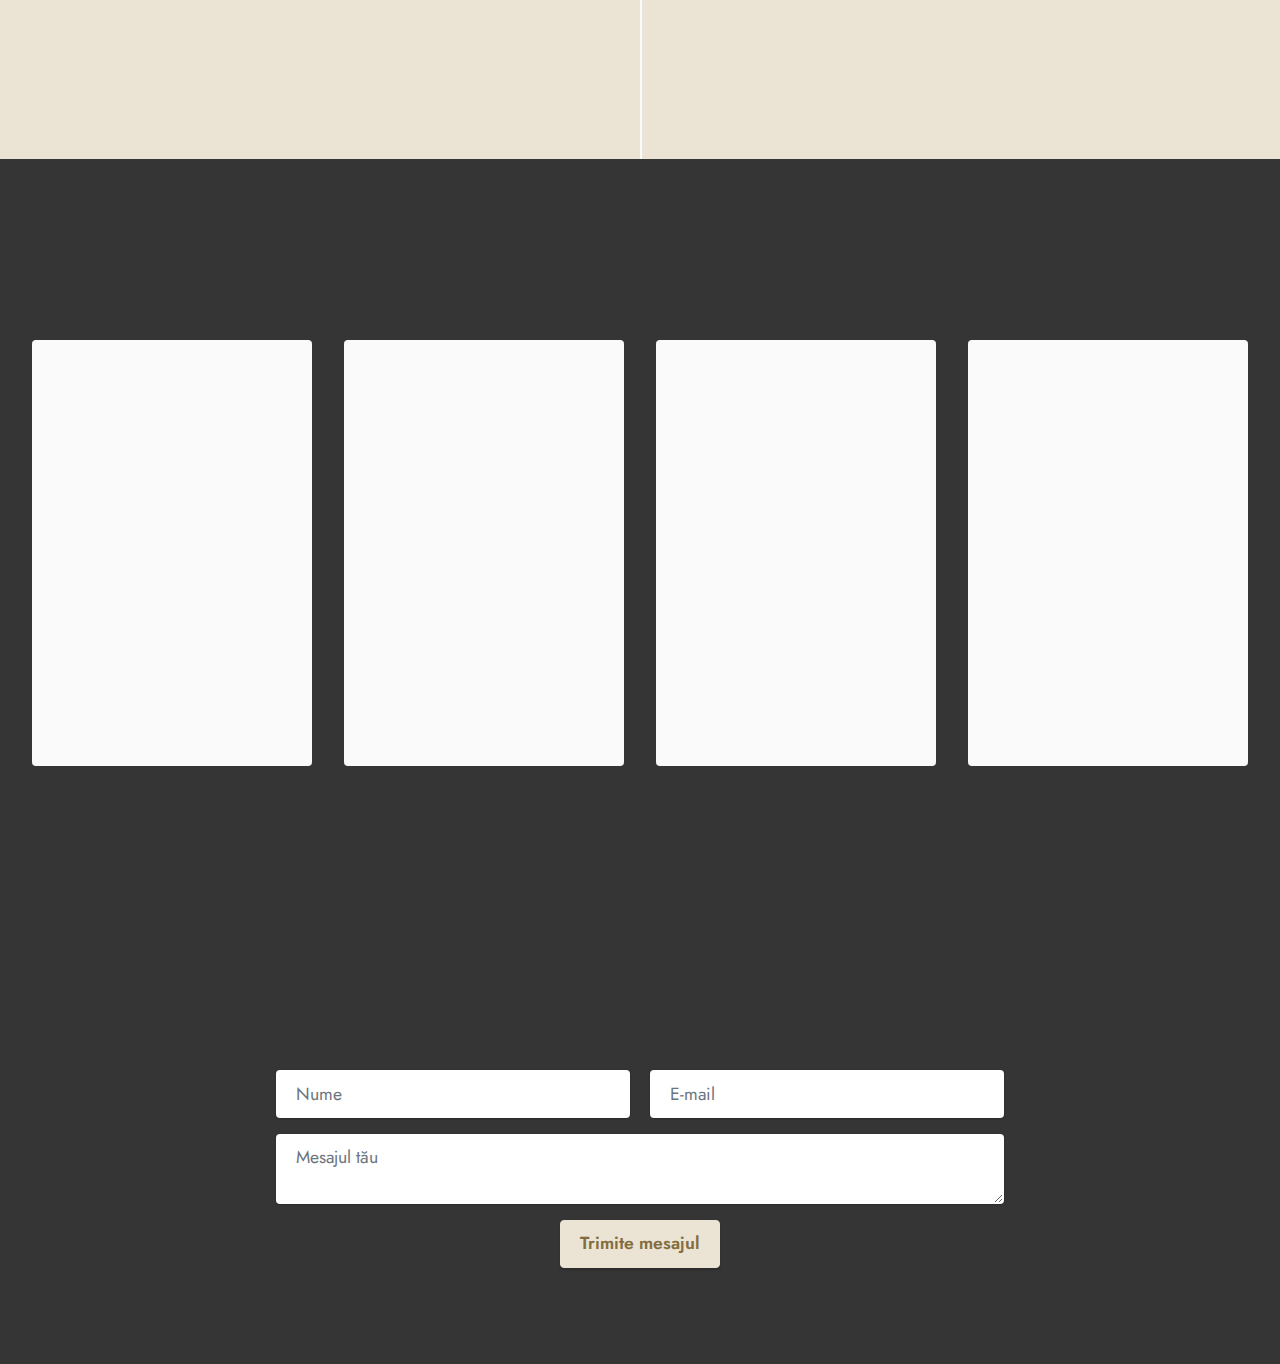
<file: program.html>
<!DOCTYPE html>
<html lang="ro">

<head>
    <meta charset="utf-8">
    <meta http-equiv="X-UA-Compatible" content="IE=edge">
    <meta name="generator" content="Mobirise v5.9.18, mobirise.com">
    <meta name="viewport" content="width=device-width, initial-scale=1, minimum-scale=1">
    <link rel="shortcut icon"
        href="assets/images/dalle-2025-01-12-13.18.04-a-circular-logo-for-sparkle-music-festival-featuring-a-sophisticated-beige-and-black-color-scheme.-the-design-includes-elegant-and-modern-typography-.webp"
        type="image/x-icon">
    <meta name="author" content="Maria Martin">
    <meta name="keywords" content="festival,muzică, Cluj, Sparkle, distracție">
    <meta name="description"
        content="Sparkle Festival este mai mult decât un festival – este o experiență captivantă unde muzica, arta și comunitatea se îmbină perfect pentru a crea momente memorabile.">


    <title>Program</title>
    <link rel="stylesheet" href="assets/bootstrap/css/bootstrap.min.css">
    <link rel="stylesheet" href="assets/bootstrap/css/bootstrap-grid.min.css">
    <link rel="stylesheet" href="assets/bootstrap/css/bootstrap-reboot.min.css">
    <link rel="stylesheet" href="assets/animatecss/animate.css">
    <link rel="stylesheet" href="assets/dropdown/css/style.css">
    <link rel="stylesheet" href="assets/socicon/css/styles.css">
    <link rel="stylesheet" href="assets/theme/css/style.css">
    <link rel="preload" href="https://fonts.googleapis.com/css?family=Xanh+Mono:400,400i&display=swap" as="style"
        onload="this.onload=null;this.rel='stylesheet'">
    <noscript>
        <link rel="stylesheet" href="https://fonts.googleapis.com/css?family=Xanh+Mono:400,400i&display=swap">
    </noscript>
    <link rel="preload"
        href="https://fonts.googleapis.com/css?family=Roboto:100,200,300,400,500,600,700,800,900,100i,200i,300i,400i,500i,600i,700i,800i,900i&display=swap"
        as="style" onload="this.onload=null;this.rel='stylesheet'">
    <noscript>
        <link rel="stylesheet"
            href="https://fonts.googleapis.com/css?family=Roboto:100,200,300,400,500,600,700,800,900,100i,200i,300i,400i,500i,600i,700i,800i,900i&display=swap">
    </noscript>
    <link rel="preload"
        href="https://fonts.googleapis.com/css?family=Raleway:100,200,300,400,500,600,700,800,900,100i,200i,300i,400i,500i,600i,700i,800i,900i&display=swap"
        as="style" onload="this.onload=null;this.rel='stylesheet'">
    <noscript>
        <link rel="stylesheet"
            href="https://fonts.googleapis.com/css?family=Raleway:100,200,300,400,500,600,700,800,900,100i,200i,300i,400i,500i,600i,700i,800i,900i&display=swap">
    </noscript>
    <link rel="preload" href="https://fonts.googleapis.com/css?family=Varela+Round:400&display=swap" as="style"
        onload="this.onload=null;this.rel='stylesheet'">
    <noscript>
        <link rel="stylesheet" href="https://fonts.googleapis.com/css?family=Varela+Round:400&display=swap">
    </noscript>
    <link rel="preload"
        href="https://fonts.googleapis.com/css?family=Jost:100,200,300,400,500,600,700,800,900,100i,200i,300i,400i,500i,600i,700i,800i,900i&display=swap"
        as="style" onload="this.onload=null;this.rel='stylesheet'">
    <noscript>
        <link rel="stylesheet"
            href="https://fonts.googleapis.com/css?family=Jost:100,200,300,400,500,600,700,800,900,100i,200i,300i,400i,500i,600i,700i,800i,900i&display=swap">
    </noscript>
    <link rel="preload" as="style" href="assets/mobirise/css/mbr-additional.css?v=PqJQSH">
    <link rel="stylesheet" href="assets/mobirise/css/mbr-additional.css?v=PqJQSH" type="text/css">




</head>

<body>

    <section data-bs-version="5.1" class="menu menu2 cid-sFHpMqcXGj" data-once="menu" id="menu2-2">
        <h2 class="visually-hidden">Navigația principală</h2>
        <nav class="navbar navbar-dropdown navbar-fixed-top navbar-expand-lg">
            <div class="container">
                <div class="navbar-brand">
                    <span class="navbar-logo">
                        <a href="index.html">
                            <img src="assets/images/dalle-2025-01-12-13.18.04-a-circular-logo-for-sparkle-music-festival-featuring-a-sophisticated-beige-and-black-color-scheme.-the-design-includes-elegant-and-modern-typography-.webp"
                                alt="logo festival cu scris într-un cerc" style="height: 3rem;">
                        </a>
                    </span>
                    <span class="navbar-caption-wrap"><a class="navbar-caption text-black text-primary display-7"
                            href="index.html">Sparkle music festival</a></span>
                </div>
                <button class="navbar-toggler" type="button" data-toggle="collapse" data-bs-toggle="collapse"
                    data-target="#navbarSupportedContent" data-bs-target="#navbarSupportedContent">

                    <span class="hamburger">
                        <span></span>
                        <span></span>
                        <span></span>
                        <span></span>
                    </span>
                </button>
                <div class="collapse navbar-collapse" id="navbarSupportedContent">
                    <ul class="navbar-nav nav-dropdown" data-app-modern-menu="true">
                        <li class="nav-item"><a class="nav-link link text-black text-primary display-4"
                                href="index.html">Home</a></li>
                        <li class="nav-item"><a class="nav-link link text-black text-primary display-4"
                                href="program.html">Program</a></li>
                        <li class="nav-item"><a class="nav-link link text-black text-primary display-4"
                                href="despre-noi.html">Despre noi</a>
                        </li>
                        <li class="nav-item"><a class="nav-link link text-black text-primary display-4"
                                href="contact.html">Contact</a></li>
                    </ul>

                    <div class="navbar-buttons mbr-section-btn"><a class="btn btn-danger display-4"
                            href="https://www.iabilet.ro/bilete-festival/">Bilete</a></div>
                </div>
            </div>
        </nav>
    </section>

    <section data-bs-version="5.1" class="timeline3 cid-sFHr5fwP9J" id="timeline3-4">


        <div class="container">
            <div class="mbr-section-head">
                <h1 class="mbr-section-title mbr-fonts-style align-center mb-0 display-2">
                    <strong>Program</strong>
                </h1>

            </div>
            <div class="timelines-container mt-4">
                <div class="row timeline-element first-separline mb-5">
                    <div class="timeline-date col-12">
                        <div class="timeline-date-wrapper">

                        </div>
                    </div>
                    <span class="iconBackground"></span>
                    <div class="col-12 col-md-6">
                        <div class="image-wrapper">
                            <img src="assets/images/tony-pham-qpjdaqlrma8-unsplash-3-1128x750.jpeg"
                                alt="artiști pe scena unui festival" title="">
                        </div>
                    </div>
                    <div class="col-12 col-md-6">
                        <div class="timeline-text-wrapper">
                            <h2 class="mbr-timeline-title mbr-fonts-style mb-0 display-5"><strong>Prima zi</strong></h2>
                            <p class="mbr-text mbr-fonts-style mt-3 mb-0 display-7">18:00 - 19:30: Artiști
                                locali<br>20:00 - 21:30: Indigo Beats<br>22:00 - 23:30: DJ Nova<br>00:00 - 02:00: Divid
                                Guetox</p>
                        </div>
                    </div>
                </div>
                <div class="row timeline-element first-separline mb-5">
                    <div class="timeline-date col-12">
                        <div class="timeline-date-wrapper">

                        </div>
                    </div>
                    <span class="iconBackground"></span>
                    <div class="col-12 col-md-6">
                        <div class="image-wrapper">
                            <img src="assets/images/audience4-1128x752.jpeg" alt="oameni cu mâinile sus în fața scenii"
                                title="">
                        </div>
                    </div>
                    <div class="col-12 col-md-6">
                        <div class="timeline-text-wrapper">
                            <h2 class="mbr-timeline-title mbr-fonts-style mb-0 display-5"><strong>A doua zi</strong>
                            </h2>
                            <p class="mbr-text mbr-fonts-style mt-3 mb-0 display-7">16:00 - 17:30: Rising Stars
                                Band<br>18:00 - 19:30: Vocal Ecstasy<br>20:00 - 22:00: Rock Spectrum<br>22:30 - 00:30:
                                Mertan Grrixe<br>01:00 - 03:00: DJ Solar</p>
                        </div>
                    </div>
                </div>
                <div class="row timeline-element first-separline mb-5">
                    <div class="timeline-date col-12">
                        <div class="timeline-date-wrapper">

                        </div>
                    </div>
                    <span class="iconBackground"></span>
                    <div class="col-12 col-md-6">
                        <div class="image-wrapper">
                            <img src="assets/images/festival-2-1128x753.jpeg"
                                alt="bucăți de hârtie colorată aruncată în aer în fața scenii" title="">
                        </div>
                    </div>
                    <div class="col-12 col-md-6">
                        <div class="timeline-text-wrapper">
                            <h2 class="mbr-timeline-title mbr-fonts-style mb-0 display-5"><strong>Ultima zi</strong>
                            </h2>
                            <p class="mbr-text mbr-fonts-style mt-3 mb-0 display-7">15:00 - 16:30: Youth
                                Orchestra<br>17:00 - 18:30: Pop Icons<br>19:00 - 20:30: Urban Rhythms<br>21:00 - 23:00:
                                Bebes Rhexhan<br>23:30 - 01:00: Closing DJ Set by Neon Pulse<br></p>
                        </div>
                    </div>
                </div>









            </div>
        </div>
    </section>

    <section data-bs-version="5.1" class="gallery3 cid-uzG4Fs5suH" id="gallery3-16">


        <div class="container-fluid">
            <div class="mbr-section-head">
                <h2 class="mbr-section-title mbr-fonts-style align-center mb-0 display-2">
                    <strong>Ediția 2024</strong>
                </h2>
                <div class="mbr-section-subtitle mbr-fonts-style align-center mb-0 mt-2 display-5"></div>
            </div>
            <div class="row mt-4">
                <div class="item features-image сol-12 col-md-6 col-lg-3">
                    <div class="item-wrapper">
                        <div class="item-img">
                            <img src="assets/images/tony-pham-qpjdaqlrma8-unsplash-3-598x398.jpg"
                                alt="mulți oameni la festival cu mâinile sus">
                        </div>
                        <div class="item-content">
                            <h3 class="item-title mbr-fonts-style display-7">
                                <strong>Main stage</strong>
                            </h3>

                            <p class="mbr-text mbr-fonts-style mt-3 display-7">
                                Atmosferă incendiară la main stage, ediția 2019.</p>
                        </div>

                    </div>
                </div>
                <div class="item features-image сol-12 col-md-6 col-lg-3">
                    <div class="item-wrapper">
                        <div class="item-img">
                            <img src="assets/images/audience-598x399.jpg" alt="Oameni cu mâinile sus în fața scenei">
                        </div>
                        <div class="item-content">
                            <h3 class="item-title mbr-fonts-style display-7">
                                <strong>Amaz stage</strong>
                            </h3>

                            <p class="mbr-text mbr-fonts-style mt-3 display-7">Hip-hop moment din prima ediția a
                                festivalului, în 2018.</p>
                        </div>

                    </div>
                </div>
                <div class="item features-image сol-12 col-md-6 col-lg-3">
                    <div class="item-wrapper">
                        <div class="item-img">
                            <img src="assets/images/festival-598x399.jpg" alt="confetti peste oamenii de la festival">
                        </div>
                        <div class="item-content">
                            <h3 class="item-title mbr-fonts-style display-7">
                                <strong>Main stage</strong>
                            </h3>

                            <p class="mbr-text mbr-fonts-style mt-3 display-7">Momentul de neuitat al lui Bnam Hjan, din
                                2023.</p>
                        </div>

                    </div>
                </div>
                <div class="item features-image сol-12 col-md-6 col-lg-3">
                    <div class="item-wrapper">
                        <div class="item-img">
                            <img src="assets/images/musician-1-598x399.jpg"
                                alt="bărbat pe scenă cu o mână sus și cealaltă cu un microfon" title="">
                        </div>
                        <div class="item-content">
                            <h3 class="item-title mbr-fonts-style display-7"><strong>Bann Op stage</strong></h3>

                            <p class="mbr-text mbr-fonts-style mt-3 display-7">Momentul premiat al lui Mark Lena, la
                                Sparkle music festival 2024.</p>
                        </div>

                    </div>
                </div>
            </div>
        </div>
    </section>

    <section data-bs-version="5.1" class="form5 cid-uzFRRZ3MDN" id="form5-w">


        <div class="container">
            <div class="mbr-section-head">
                <h3 class="mbr-section-title mbr-fonts-style align-center mb-0 display-5">
                    <strong>Contact</strong>
                </h3>

            </div>
            <div class="row justify-content-center mt-4">
                <div class="col-lg-8 mx-auto mbr-form" data-form-type="formoid">
                    <form action="https://mobirise.eu/" method="POST" class="mbr-form form-with-styler"
                        data-form-title="Form Name"><input type="hidden" name="email" data-form-email="true"
                            value="Wg3nA4TYNjuKYSfXCmyPE1ihd8r04xseFwvmOam+hDK53Qn8coZbjShZphfsfB1QXPvIqnnsKB1NMexRVi7WxB8uQUH09Fvs3CXvmeuZuftU0ARBwgQd3ILMYxniVswE">
                        <div class="row">
                            <div hidden="hidden" data-form-alert="" class="alert alert-success col-12">Mulțumim pentru
                                mesaj! Vom răspunde cât de repede posibil.</div>
                            <div hidden="hidden" data-form-alert-danger="" class="alert alert-danger col-12">
                                Oops...! a apărut o problemă!
                            </div>
                        </div>
                        <div class="dragArea row">
                            <div class="col-md col-sm-12 form-group mb-3" data-for="name">
                                <input type="text" name="name" placeholder="Nume" data-form-field="name"
                                    class="form-control" value="" id="name-form5-w">
                            </div>
                            <div class="col-md col-sm-12 form-group mb-3" data-for="email">
                                <input type="email" name="email" placeholder="E-mail" data-form-field="email"
                                    class="form-control" value="" id="email-form5-w">
                            </div>

                            <div class="col-12 form-group mb-3" data-for="textarea">
                                <textarea name="textarea" placeholder="Mesajul tău" data-form-field="textarea"
                                    class="form-control" id="textarea-form5-w"></textarea>
                            </div>
                            <div class="col-lg-12 col-md-12 col-sm-12 align-center mbr-section-btn"><button
                                    type="submit" class="btn btn-info display-4">Trimite mesajul</button></div>
                        </div>
                    </form>
                </div>
            </div>
        </div>
    </section>
    <script src="assets/bootstrap/js/bootstrap.bundle.min.js"></script>
    <script src="assets/smoothscroll/smooth-scroll.js"></script>
    <script src="assets/ytplayer/index.js"></script>
    <script src="assets/dropdown/js/navbar-dropdown.js"></script>
    <script src="assets/theme/js/script.js"></script>
    <script src="assets/formoid/formoid.min.js"></script>


    <div id="scrollToTop" class="scrollToTop mbr-arrow-up"><a style="text-align: center;"><i
                class="mbr-arrow-up-icon mbr-arrow-up-icon-cm cm-icon cm-icon-smallarrow-up"></i></a></div>
    <input name="animation" type="hidden">
</body>

</html>
</file>
<file: assets/web/assets/mobirise-icons2/mobirise2.css>
@font-face {
  font-family: 'Moririse2';
  font-display: swap;
  src:  url('mobirise2.eot?f2bix4');
  src:  url('mobirise2.eot?f2bix4#iefix') format('embedded-opentype'),
    url('mobirise2.ttf?f2bix4') format('truetype'),
    url('mobirise2.woff?f2bix4') format('woff'),
    url('mobirise2.svg?f2bix4#mobirise2') format('svg');
  font-weight: normal;
  font-style: normal;
}

[class^="mobi-"], [class*=" mobi-"] {
  /* use !important to prevent issues with browser extensions that change fonts */
  font-family: 'Moririse2' !important;
  speak: none;
  font-style: normal;
  font-weight: normal;
  font-variant: normal;
  text-transform: none;
  line-height: 1;

  /* Better Font Rendering =========== */
  -webkit-font-smoothing: antialiased;
  -moz-osx-font-smoothing: grayscale;
}

.mobi-mbri-add-submenu:before {
  content: "\e900";
}
.mobi-mbri-alert:before {
  content: "\e901";
}
.mobi-mbri-align-center:before {
  content: "\e902";
}
.mobi-mbri-align-justify:before {
  content: "\e903";
}
.mobi-mbri-align-left:before {
  content: "\e904";
}
.mobi-mbri-align-right:before {
  content: "\e905";
}
.mobi-mbri-android:before {
  content: "\e906";
}
.mobi-mbri-apple:before {
  content: "\e907";
}
.mobi-mbri-arrow-down:before {
  content: "\e908";
}
.mobi-mbri-arrow-next:before {
  content: "\e909";
}
.mobi-mbri-arrow-prev:before {
  content: "\e90a";
}
.mobi-mbri-arrow-up:before {
  content: "\e90b";
}
.mobi-mbri-bold:before {
  content: "\e90c";
}
.mobi-mbri-bookmark:before {
  content: "\e90d";
}
.mobi-mbri-bootstrap:before {
  content: "\e90e";
}
.mobi-mbri-briefcase:before {
  content: "\e90f";
}
.mobi-mbri-browse:before {
  content: "\e910";
}
.mobi-mbri-bulleted-list:before {
  content: "\e911";
}
.mobi-mbri-calendar:before {
  content: "\e912";
}
.mobi-mbri-camera:before {
  content: "\e913";
}
.mobi-mbri-cart-add:before {
  content: "\e914";
}
.mobi-mbri-cart-full:before {
  content: "\e915";
}
.mobi-mbri-cash:before {
  content: "\e916";
}
.mobi-mbri-change-style:before {
  content: "\e917";
}
.mobi-mbri-chat:before {
  content: "\e918";
}
.mobi-mbri-clock:before {
  content: "\e919";
}
.mobi-mbri-close:before {
  content: "\e91a";
}
.mobi-mbri-cloud:before {
  content: "\e91b";
}
.mobi-mbri-code:before {
  content: "\e91c";
}
.mobi-mbri-contact-form:before {
  content: "\e91d";
}
.mobi-mbri-credit-card:before {
  content: "\e91e";
}
.mobi-mbri-cursor-click:before {
  content: "\e91f";
}
.mobi-mbri-cust-feedback:before {
  content: "\e920";
}
.mobi-mbri-database:before {
  content: "\e921";
}
.mobi-mbri-delivery:before {
  content: "\e922";
}
.mobi-mbri-desktop:before {
  content: "\e923";
}
.mobi-mbri-devices:before {
  content: "\e924";
}
.mobi-mbri-down:before {
  content: "\e925";
}
.mobi-mbri-download-2:before {
  content: "\e926";
}
.mobi-mbri-download:before {
  content: "\e927";
}
.mobi-mbri-drag-n-drop-2:before {
  content: "\e928";
}
.mobi-mbri-drag-n-drop:before {
  content: "\e929";
}
.mobi-mbri-edit-2:before {
  content: "\e92a";
}
.mobi-mbri-edit:before {
  content: "\e92b";
}
.mobi-mbri-error:before {
  content: "\e92c";
}
.mobi-mbri-extension:before {
  content: "\e92d";
}
.mobi-mbri-features:before {
  content: "\e92e";
}
.mobi-mbri-file:before {
  content: "\e92f";
}
.mobi-mbri-flag:before {
  content: "\e930";
}
.mobi-mbri-folder:before {
  content: "\e931";
}
.mobi-mbri-gift:before {
  content: "\e932";
}
.mobi-mbri-github:before {
  content: "\e933";
}
.mobi-mbri-globe-2:before {
  content: "\e934";
}
.mobi-mbri-globe:before {
  content: "\e935";
}
.mobi-mbri-growing-chart:before {
  content: "\e936";
}
.mobi-mbri-hearth:before {
  content: "\e937";
}
.mobi-mbri-help:before {
  content: "\e938";
}
.mobi-mbri-home:before {
  content: "\e939";
}
.mobi-mbri-hot-cup:before {
  content: "\e93a";
}
.mobi-mbri-idea:before {
  content: "\e93b";
}
.mobi-mbri-image-gallery:before {
  content: "\e93c";
}
.mobi-mbri-image-slider:before {
  content: "\e93d";
}
.mobi-mbri-info:before {
  content: "\e93e";
}
.mobi-mbri-italic:before {
  content: "\e93f";
}
.mobi-mbri-key:before {
  content: "\e940";
}
.mobi-mbri-laptop:before {
  content: "\e941";
}
.mobi-mbri-layers:before {
  content: "\e942";
}
.mobi-mbri-left-right:before {
  content: "\e943";
}
.mobi-mbri-left:before {
  content: "\e944";
}
.mobi-mbri-letter:before {
  content: "\e945";
}
.mobi-mbri-like:before {
  content: "\e946";
}
.mobi-mbri-link:before {
  content: "\e947";
}
.mobi-mbri-lock:before {
  content: "\e948";
}
.mobi-mbri-login:before {
  content: "\e949";
}
.mobi-mbri-logout:before {
  content: "\e94a";
}
.mobi-mbri-magic-stick:before {
  content: "\e94b";
}
.mobi-mbri-map-pin:before {
  content: "\e94c";
}
.mobi-mbri-menu:before {
  content: "\e94d";
}
.mobi-mbri-mobile-2:before {
  content: "\e94e";
}
.mobi-mbri-mobile-horizontal:before {
  content: "\e94f";
}
.mobi-mbri-mobile:before {
  content: "\e950";
}
.mobi-mbri-mobirise:before {
  content: "\e951";
}
.mobi-mbri-more-horizontal:before {
  content: "\e952";
}
.mobi-mbri-more-vertical:before {
  content: "\e953";
}
.mobi-mbri-music:before {
  content: "\e954";
}
.mobi-mbri-new-file:before {
  content: "\e955";
}
.mobi-mbri-numbered-list:before {
  content: "\e956";
}
.mobi-mbri-opened-folder:before {
  content: "\e957";
}
.mobi-mbri-pages:before {
  content: "\e958";
}
.mobi-mbri-paper-plane:before {
  content: "\e959";
}
.mobi-mbri-paperclip:before {
  content: "\e95a";
}
.mobi-mbri-phone:before {
  content: "\e95b";
}
.mobi-mbri-photo:before {
  content: "\e95c";
}
.mobi-mbri-photos:before {
  content: "\e95d";
}
.mobi-mbri-pin:before {
  content: "\e95e";
}
.mobi-mbri-play:before {
  content: "\e95f";
}
.mobi-mbri-plus:before {
  content: "\e960";
}
.mobi-mbri-preview:before {
  content: "\e961";
}
.mobi-mbri-print:before {
  content: "\e962";
}
.mobi-mbri-protect:before {
  content: "\e963";
}
.mobi-mbri-question:before {
  content: "\e964";
}
.mobi-mbri-quote-left:before {
  content: "\e965";
}
.mobi-mbri-quote-right:before {
  content: "\e966";
}
.mobi-mbri-redo:before {
  content: "\e967";
}
.mobi-mbri-refresh:before {
  content: "\e968";
}
.mobi-mbri-responsive-2:before {
  content: "\e969";
}
.mobi-mbri-responsive:before {
  content: "\e96a";
}
.mobi-mbri-right:before {
  content: "\e96b";
}
.mobi-mbri-rocket:before {
  content: "\e96c";
}
.mobi-mbri-sad-face:before {
  content: "\e96d";
}
.mobi-mbri-sale:before {
  content: "\e96e";
}
.mobi-mbri-save:before {
  content: "\e96f";
}
.mobi-mbri-search:before {
  content: "\e970";
}
.mobi-mbri-setting-2:before {
  content: "\e971";
}
.mobi-mbri-setting-3:before {
  content: "\e972";
}
.mobi-mbri-setting:before {
  content: "\e973";
}
.mobi-mbri-share:before {
  content: "\e974";
}
.mobi-mbri-shopping-bag:before {
  content: "\e975";
}
.mobi-mbri-shopping-basket:before {
  content: "\e976";
}
.mobi-mbri-shopping-cart:before {
  content: "\e977";
}
.mobi-mbri-sites:before {
  content: "\e978";
}
.mobi-mbri-smile-face:before {
  content: "\e979";
}
.mobi-mbri-speed:before {
  content: "\e97a";
}
.mobi-mbri-star:before {
  content: "\e97b";
}
.mobi-mbri-success:before {
  content: "\e97c";
}
.mobi-mbri-sun:before {
  content: "\e97d";
}
.mobi-mbri-sun2:before {
  content: "\e97e";
}
.mobi-mbri-tablet-vertical:before {
  content: "\e97f";
}
.mobi-mbri-tablet:before {
  content: "\e980";
}
.mobi-mbri-target:before {
  content: "\e981";
}
.mobi-mbri-timer:before {
  content: "\e982";
}
.mobi-mbri-to-ftp:before {
  content: "\e983";
}
.mobi-mbri-to-local-drive:before {
  content: "\e984";
}
.mobi-mbri-touch-swipe:before {
  content: "\e985";
}
.mobi-mbri-touch:before {
  content: "\e986";
}
.mobi-mbri-trash:before {
  content: "\e987";
}
.mobi-mbri-underline:before {
  content: "\e988";
}
.mobi-mbri-undo:before {
  content: "\e989";
}
.mobi-mbri-unlink:before {
  content: "\e98a";
}
.mobi-mbri-unlock:before {
  content: "\e98b";
}
.mobi-mbri-up-down:before {
  content: "\e98c";
}
.mobi-mbri-up:before {
  content: "\e98d";
}
.mobi-mbri-update:before {
  content: "\e98e";
}
.mobi-mbri-upload-2:before {
  content: "\e98f";
}
.mobi-mbri-upload:before {
  content: "\e990";
}
.mobi-mbri-user-2:before {
  content: "\e991";
}
.mobi-mbri-user:before {
  content: "\e992";
}
.mobi-mbri-users:before {
  content: "\e993";
}
.mobi-mbri-video-play:before {
  content: "\e994";
}
.mobi-mbri-video:before {
  content: "\e995";
}
.mobi-mbri-watch:before {
  content: "\e996";
}
.mobi-mbri-website-theme-2:before {
  content: "\e997";
}
.mobi-mbri-website-theme:before {
  content: "\e998";
}
.mobi-mbri-wifi:before {
  content: "\e999";
}
.mobi-mbri-windows:before {
  content: "\e99a";
}
.mobi-mbri-zoom-in:before {
  content: "\e99b";
}
.mobi-mbri-zoom-out:before {
  content: "\e99c";
}
</file>
<file: assets/dropdown/css/style.css>
.navbar-dropdown {
  left: 0;
  padding: 0;
  position: absolute;
  right: 0;
  top: 0;
  transition: all 0.45s ease;
  z-index: 1030;
  background: #282828; }
  .navbar-dropdown .navbar-logo {
    margin-right: 0.8rem;
    transition: margin 0.3s ease-in-out;
    vertical-align: middle; }
    .navbar-dropdown .navbar-logo img {
      height: 3.125rem;
      transition: all 0.3s ease-in-out; }
    .navbar-dropdown .navbar-logo.mbr-iconfont {
      font-size: 3.125rem;
      line-height: 3.125rem; }
  .navbar-dropdown .navbar-caption {
    font-weight: 700;
    white-space: normal;
    vertical-align: -4px;
    line-height: 3.125rem !important; }
    .navbar-dropdown .navbar-caption, .navbar-dropdown .navbar-caption:hover {
      color: inherit;
      text-decoration: none; }
  .navbar-dropdown .mbr-iconfont + .navbar-caption {
    vertical-align: -1px; }
  .navbar-dropdown.navbar-fixed-top {
    position: fixed; }
  .navbar-dropdown .navbar-brand span {
    vertical-align: -4px; }
  .navbar-dropdown.bg-color.transparent {
    background: none; }
  .navbar-dropdown.navbar-short .navbar-brand {
    padding: 0.625rem 0; }
    .navbar-dropdown.navbar-short .navbar-brand span {
      vertical-align: -1px; }
  .navbar-dropdown.navbar-short .navbar-caption {
    line-height: 2.375rem !important;
    vertical-align: -2px; }
  .navbar-dropdown.navbar-short .navbar-logo {
    margin-right: 0.5rem; }
    .navbar-dropdown.navbar-short .navbar-logo img {
      height: 2.375rem; }
    .navbar-dropdown.navbar-short .navbar-logo.mbr-iconfont {
      font-size: 2.375rem;
      line-height: 2.375rem; }
  .navbar-dropdown.navbar-short .mbr-table-cell {
    height: 3.625rem; }
  .navbar-dropdown .navbar-close {
    left: 0.6875rem;
    position: fixed;
    top: 0.75rem;
    z-index: 1000; }
  .navbar-dropdown .hamburger-icon {
    content: "";
    display: inline-block;
    vertical-align: middle;
    width: 16px;
    -webkit-box-shadow: 0 -6px 0 1px #282828,0 0 0 1px #282828,0 6px 0 1px #282828;
    -moz-box-shadow: 0 -6px 0 1px #282828,0 0 0 1px #282828,0 6px 0 1px #282828;
    box-shadow: 0 -6px 0 1px #282828,0 0 0 1px #282828,0 6px 0 1px #282828; }

.dropdown-menu .dropdown-toggle[data-toggle="dropdown-submenu"]::after {
  border-bottom: 0.35em solid transparent;
  border-left: 0.35em solid;
  border-right: 0;
  border-top: 0.35em solid transparent;
  margin-left: 0.3rem; }

.dropdown-menu .dropdown-item:focus {
  outline: 0; }

.nav-dropdown {
  font-size: 0.75rem;
  font-weight: 500;
  height: auto !important; }
  .nav-dropdown .nav-btn {
    padding-left: 1rem; }
  .nav-dropdown .link {
    margin: .667em 1.667em;
    font-weight: 500;
    padding: 0;
    transition: color .2s ease-in-out; }
    .nav-dropdown .link.dropdown-toggle {
      margin-right: 2.583em; }
      .nav-dropdown .link.dropdown-toggle::after {
        margin-left: .25rem;
        border-top: 0.35em solid;
        border-right: 0.35em solid transparent;
        border-left: 0.35em solid transparent;
        border-bottom: 0; }
      .nav-dropdown .link.dropdown-toggle[aria-expanded="true"] {
        margin: 0;
        padding: 0.667em 3.263em  0.667em 1.667em; }
  .nav-dropdown .link::after,
  .nav-dropdown .dropdown-item::after {
    color: inherit; }
  .nav-dropdown .btn {
    font-size: 0.75rem;
    font-weight: 700;
    letter-spacing: 0;
    margin-bottom: 0;
    padding-left: 1.25rem;
    padding-right: 1.25rem; }
  .nav-dropdown .dropdown-menu {
    border-radius: 0;
    border: 0;
    left: 0;
    margin: 0;
    padding-bottom: 1.25rem;
    padding-top: 1.25rem;
    position: relative; }
  .nav-dropdown .dropdown-submenu {
    margin-left: 0.125rem;
    top: 0; }
  .nav-dropdown .dropdown-item {
    font-weight: 500;
    line-height: 2;
    padding: 0.3846em 4.615em 0.3846em 1.5385em;
    position: relative;
    transition: color .2s ease-in-out, background-color .2s ease-in-out; }
    .nav-dropdown .dropdown-item::after {
      margin-top: -0.3077em;
      position: absolute;
      right: 1.1538em;
      top: 50%; }
    .nav-dropdown .dropdown-item:focus, .nav-dropdown .dropdown-item:hover {
      background: none; }

@media (max-width: 767px) {
  .nav-dropdown.navbar-toggleable-sm {
    bottom: 0;
    display: none;
    left: 0;
    overflow-x: hidden;
    position: fixed;
    top: 0;
    transform: translateX(-100%);
    -ms-transform: translateX(-100%);
    -webkit-transform: translateX(-100%);
    width: 18.75rem;
    z-index: 999; } }
.nav-dropdown.navbar-toggleable-xl {
  bottom: 0;
  display: none;
  left: 0;
  overflow-x: hidden;
  position: fixed;
  top: 0;
  transform: translateX(-100%);
  -ms-transform: translateX(-100%);
  -webkit-transform: translateX(-100%);
  width: 18.75rem;
  z-index: 999; }

.nav-dropdown-sm {
  display: block !important;
  overflow-x: hidden;
  overflow: auto;
  padding-top: 3.875rem; }
  .nav-dropdown-sm::after {
    content: "";
    display: block;
    height: 3rem;
    width: 100%; }
  .nav-dropdown-sm.collapse.in ~ .navbar-close {
    display: block !important; }
  .nav-dropdown-sm.collapsing, .nav-dropdown-sm.collapse.in {
    transform: translateX(0);
    -ms-transform: translateX(0);
    -webkit-transform: translateX(0);
    transition: all 0.25s ease-out;
    -webkit-transition: all 0.25s ease-out;
    background: #282828; }
  .nav-dropdown-sm.collapsing[aria-expanded="false"] {
    transform: translateX(-100%);
    -ms-transform: translateX(-100%);
    -webkit-transform: translateX(-100%); }
  .nav-dropdown-sm .nav-item {
    display: block;
    margin-left: 0 !important;
    padding-left: 0; }
  .nav-dropdown-sm .link,
  .nav-dropdown-sm .dropdown-item {
    border-top: 1px dotted rgba(255, 255, 255, 0.1);
    font-size: 0.8125rem;
    line-height: 1.6;
    margin: 0 !important;
    padding: 0.875rem 2.4rem 0.875rem 1.5625rem !important;
    position: relative;
    white-space: normal; }
    .nav-dropdown-sm .link:focus, .nav-dropdown-sm .link:hover,
    .nav-dropdown-sm .dropdown-item:focus,
    .nav-dropdown-sm .dropdown-item:hover {
      background: rgba(0, 0, 0, 0.2) !important;
      color: #c0a375; }
  .nav-dropdown-sm .nav-btn {
    position: relative;
    padding: 1.5625rem 1.5625rem 0 1.5625rem; }
    .nav-dropdown-sm .nav-btn::before {
      border-top: 1px dotted rgba(255, 255, 255, 0.1);
      content: "";
      left: 0;
      position: absolute;
      top: 0;
      width: 100%; }
    .nav-dropdown-sm .nav-btn + .nav-btn {
      padding-top: 0.625rem; }
      .nav-dropdown-sm .nav-btn + .nav-btn::before {
        display: none; }
  .nav-dropdown-sm .btn {
    padding: 0.625rem 0; }
  .nav-dropdown-sm .dropdown-toggle[data-toggle="dropdown-submenu"]::after {
    margin-left: .25rem;
    border-top: 0.35em solid;
    border-right: 0.35em solid transparent;
    border-left: 0.35em solid transparent;
    border-bottom: 0; }
  .nav-dropdown-sm .dropdown-toggle[data-toggle="dropdown-submenu"][aria-expanded="true"]::after {
    border-top: 0;
    border-right: 0.35em solid transparent;
    border-left: 0.35em solid transparent;
    border-bottom: 0.35em solid; }
  .nav-dropdown-sm .dropdown-menu {
    margin: 0;
    padding: 0;
    position: relative;
    top: 0;
    left: 0;
    width: 100%;
    border: 0;
    float: none;
    border-radius: 0;
    background: none; }
  .nav-dropdown-sm .dropdown-submenu {
    left: 100%;
    margin-left: 0.125rem;
    margin-top: -1.25rem;
    top: 0; }

.navbar-toggleable-sm .nav-dropdown .dropdown-menu {
  position: absolute; }

.navbar-toggleable-sm .nav-dropdown .dropdown-submenu {
  left: 100%;
  margin-left: 0.125rem;
  margin-top: -1.25rem;
  top: 0; }

.navbar-toggleable-sm.opened .nav-dropdown .dropdown-menu {
  position: relative; }

.navbar-toggleable-sm.opened .nav-dropdown .dropdown-submenu {
  left: 0;
  margin-left: 00rem;
  margin-top: 0rem;
  top: 0; }

.is-builder .nav-dropdown.collapsing {
  transition: none !important; }
</file>
<file: assets/socicon/css/styles.css>
@charset "UTF-8";

@font-face {
  font-family: 'Socicon';
  src:  url('../fonts/socicon.eot');
  src:  url('../fonts/socicon.eot?#iefix') format('embedded-opentype'),
    url('../fonts/socicon.woff2') format('woff2'),
    url('../fonts/socicon.ttf') format('truetype'),
    url('../fonts/socicon.woff') format('woff'),
    url('../fonts/socicon.svg#socicon') format('svg');
  font-weight: normal;
  font-style: normal;
  font-display: swap;
}

[data-icon]:before {
  font-family: "socicon" !important;
  content: attr(data-icon);
  font-style: normal !important;
  font-weight: normal !important;
  font-variant: normal !important;
  text-transform: none !important;
  speak: none;
  line-height: 1;
  -webkit-font-smoothing: antialiased;
  -moz-osx-font-smoothing: grayscale;
}

[class^="socicon-"], [class*=" socicon-"] {
  /* use !important to prevent issues with browser extensions that change fonts */
  font-family: 'Socicon' !important;
  speak: none;
  font-style: normal;
  font-weight: normal;
  font-variant: normal;
  text-transform: none;
  line-height: 1;

  /* Better Font Rendering =========== */
  -webkit-font-smoothing: antialiased;
  -moz-osx-font-smoothing: grayscale;
}

.socicon-500px:before {
  content: "\e000";
}
.socicon-8tracks:before {
  content: "\e001";
}
.socicon-airbnb:before {
  content: "\e002";
}
.socicon-alliance:before {
  content: "\e003";
}
.socicon-amazon:before {
  content: "\e004";
}
.socicon-amplement:before {
  content: "\e005";
}
.socicon-android:before {
  content: "\e006";
}
.socicon-angellist:before {
  content: "\e007";
}
.socicon-apple:before {
  content: "\e008";
}
.socicon-appnet:before {
  content: "\e009";
}
.socicon-baidu:before {
  content: "\e00a";
}
.socicon-bandcamp:before {
  content: "\e00b";
}
.socicon-battlenet:before {
  content: "\e00c";
}
.socicon-mixer:before {
  content: "\e00d";
}
.socicon-bebee:before {
  content: "\e00e";
}
.socicon-bebo:before {
  content: "\e00f";
}
.socicon-behance:before {
  content: "\e010";
}
.socicon-blizzard:before {
  content: "\e011";
}
.socicon-blogger:before {
  content: "\e012";
}
.socicon-buffer:before {
  content: "\e013";
}
.socicon-chrome:before {
  content: "\e014";
}
.socicon-coderwall:before {
  content: "\e015";
}
.socicon-curse:before {
  content: "\e016";
}
.socicon-dailymotion:before {
  content: "\e017";
}
.socicon-deezer:before {
  content: "\e018";
}
.socicon-delicious:before {
  content: "\e019";
}
.socicon-deviantart:before {
  content: "\e01a";
}
.socicon-diablo:before {
  content: "\e01b";
}
.socicon-digg:before {
  content: "\e01c";
}
.socicon-discord:before {
  content: "\e01d";
}
.socicon-disqus:before {
  content: "\e01e";
}
.socicon-douban:before {
  content: "\e01f";
}
.socicon-draugiem:before {
  content: "\e020";
}
.socicon-dribbble:before {
  content: "\e021";
}
.socicon-drupal:before {
  content: "\e022";
}
.socicon-ebay:before {
  content: "\e023";
}
.socicon-ello:before {
  content: "\e024";
}
.socicon-endomodo:before {
  content: "\e025";
}
.socicon-envato:before {
  content: "\e026";
}
.socicon-etsy:before {
  content: "\e027";
}
.socicon-facebook:before {
  content: "\e028";
}
.socicon-feedburner:before {
  content: "\e029";
}
.socicon-filmweb:before {
  content: "\e02a";
}
.socicon-firefox:before {
  content: "\e02b";
}
.socicon-flattr:before {
  content: "\e02c";
}
.socicon-flickr:before {
  content: "\e02d";
}
.socicon-formulr:before {
  content: "\e02e";
}
.socicon-forrst:before {
  content: "\e02f";
}
.socicon-foursquare:before {
  content: "\e030";
}
.socicon-friendfeed:before {
  content: "\e031";
}
.socicon-github:before {
  content: "\e032";
}
.socicon-goodreads:before {
  content: "\e033";
}
.socicon-google:before {
  content: "\e034";
}
.socicon-googlescholar:before {
  content: "\e035";
}
.socicon-googlegroups:before {
  content: "\e036";
}
.socicon-googlephotos:before {
  content: "\e037";
}
.socicon-googleplus:before {
  content: "\e038";
}
.socicon-grooveshark:before {
  content: "\e039";
}
.socicon-hackerrank:before {
  content: "\e03a";
}
.socicon-hearthstone:before {
  content: "\e03b";
}
.socicon-hellocoton:before {
  content: "\e03c";
}
.socicon-heroes:before {
  content: "\e03d";
}
.socicon-smashcast:before {
  content: "\e03e";
}
.socicon-horde:before {
  content: "\e03f";
}
.socicon-houzz:before {
  content: "\e040";
}
.socicon-icq:before {
  content: "\e041";
}
.socicon-identica:before {
  content: "\e042";
}
.socicon-imdb:before {
  content: "\e043";
}
.socicon-instagram:before {
  content: "\e044";
}
.socicon-issuu:before {
  content: "\e045";
}
.socicon-istock:before {
  content: "\e046";
}
.socicon-itunes:before {
  content: "\e047";
}
.socicon-keybase:before {
  content: "\e048";
}
.socicon-lanyrd:before {
  content: "\e049";
}
.socicon-lastfm:before {
  content: "\e04a";
}
.socicon-line:before {
  content: "\e04b";
}
.socicon-linkedin:before {
  content: "\e04c";
}
.socicon-livejournal:before {
  content: "\e04d";
}
.socicon-lyft:before {
  content: "\e04e";
}
.socicon-macos:before {
  content: "\e04f";
}
.socicon-mail:before {
  content: "\e050";
}
.socicon-medium:before {
  content: "\e051";
}
.socicon-meetup:before {
  content: "\e052";
}
.socicon-mixcloud:before {
  content: "\e053";
}
.socicon-modelmayhem:before {
  content: "\e054";
}
.socicon-mumble:before {
  content: "\e055";
}
.socicon-myspace:before {
  content: "\e056";
}
.socicon-newsvine:before {
  content: "\e057";
}
.socicon-nintendo:before {
  content: "\e058";
}
.socicon-npm:before {
  content: "\e059";
}
.socicon-odnoklassniki:before {
  content: "\e05a";
}
.socicon-openid:before {
  content: "\e05b";
}
.socicon-opera:before {
  content: "\e05c";
}
.socicon-outlook:before {
  content: "\e05d";
}
.socicon-overwatch:before {
  content: "\e05e";
}
.socicon-patreon:before {
  content: "\e05f";
}
.socicon-paypal:before {
  content: "\e060";
}
.socicon-periscope:before {
  content: "\e061";
}
.socicon-persona:before {
  content: "\e062";
}
.socicon-pinterest:before {
  content: "\e063";
}
.socicon-play:before {
  content: "\e064";
}
.socicon-player:before {
  content: "\e065";
}
.socicon-playstation:before {
  content: "\e066";
}
.socicon-pocket:before {
  content: "\e067";
}
.socicon-qq:before {
  content: "\e068";
}
.socicon-quora:before {
  content: "\e069";
}
.socicon-raidcall:before {
  content: "\e06a";
}
.socicon-ravelry:before {
  content: "\e06b";
}
.socicon-reddit:before {
  content: "\e06c";
}
.socicon-renren:before {
  content: "\e06d";
}
.socicon-researchgate:before {
  content: "\e06e";
}
.socicon-residentadvisor:before {
  content: "\e06f";
}
.socicon-reverbnation:before {
  content: "\e070";
}
.socicon-rss:before {
  content: "\e071";
}
.socicon-sharethis:before {
  content: "\e072";
}
.socicon-skype:before {
  content: "\e073";
}
.socicon-slideshare:before {
  content: "\e074";
}
.socicon-smugmug:before {
  content: "\e075";
}
.socicon-snapchat:before {
  content: "\e076";
}
.socicon-songkick:before {
  content: "\e077";
}
.socicon-soundcloud:before {
  content: "\e078";
}
.socicon-spotify:before {
  content: "\e079";
}
.socicon-stackexchange:before {
  content: "\e07a";
}
.socicon-stackoverflow:before {
  content: "\e07b";
}
.socicon-starcraft:before {
  content: "\e07c";
}
.socicon-stayfriends:before {
  content: "\e07d";
}
.socicon-steam:before {
  content: "\e07e";
}
.socicon-storehouse:before {
  content: "\e07f";
}
.socicon-strava:before {
  content: "\e080";
}
.socicon-streamjar:before {
  content: "\e081";
}
.socicon-stumbleupon:before {
  content: "\e082";
}
.socicon-swarm:before {
  content: "\e083";
}
.socicon-teamspeak:before {
  content: "\e084";
}
.socicon-teamviewer:before {
  content: "\e085";
}
.socicon-technorati:before {
  content: "\e086";
}
.socicon-telegram:before {
  content: "\e087";
}
.socicon-tripadvisor:before {
  content: "\e088";
}
.socicon-tripit:before {
  content: "\e089";
}
.socicon-triplej:before {
  content: "\e08a";
}
.socicon-tumblr:before {
  content: "\e08b";
}
.socicon-twitch:before {
  content: "\e08c";
}
.socicon-twitter:before {
  content: "\e08d";
}
.socicon-uber:before {
  content: "\e08e";
}
.socicon-ventrilo:before {
  content: "\e08f";
}
.socicon-viadeo:before {
  content: "\e090";
}
.socicon-viber:before {
  content: "\e091";
}
.socicon-viewbug:before {
  content: "\e092";
}
.socicon-vimeo:before {
  content: "\e093";
}
.socicon-vine:before {
  content: "\e094";
}
.socicon-vkontakte:before {
  content: "\e095";
}
.socicon-warcraft:before {
  content: "\e096";
}
.socicon-wechat:before {
  content: "\e097";
}
.socicon-weibo:before {
  content: "\e098";
}
.socicon-whatsapp:before {
  content: "\e099";
}
.socicon-wikipedia:before {
  content: "\e09a";
}
.socicon-windows:before {
  content: "\e09b";
}
.socicon-wordpress:before {
  content: "\e09c";
}
.socicon-wykop:before {
  content: "\e09d";
}
.socicon-xbox:before {
  content: "\e09e";
}
.socicon-xing:before {
  content: "\e09f";
}
.socicon-yahoo:before {
  content: "\e0a0";
}
.socicon-yammer:before {
  content: "\e0a1";
}
.socicon-yandex:before {
  content: "\e0a2";
}
.socicon-yelp:before {
  content: "\e0a3";
}
.socicon-younow:before {
  content: "\e0a4";
}
.socicon-youtube:before {
  content: "\e0a5";
}
.socicon-zapier:before {
  content: "\e0a6";
}
.socicon-zerply:before {
  content: "\e0a7";
}
.socicon-zomato:before {
  content: "\e0a8";
}
.socicon-zynga:before {
  content: "\e0a9";
}
.socicon-spreadshirt:before {
  content: "\e901";
}
.socicon-gamejolt:before {
  content: "\e902";
}
.socicon-trello:before {
  content: "\e903";
}
.socicon-tunein:before {
  content: "\e904";
}
.socicon-bloglovin:before {
  content: "\e905";
}
.socicon-gamewisp:before {
  content: "\e906";
}
.socicon-messenger:before {
  content: "\e907";
}
.socicon-pandora:before {
  content: "\e908";
}
.socicon-augment:before {
  content: "\e909";
}
.socicon-bitbucket:before {
  content: "\e90a";
}
.socicon-fyuse:before {
  content: "\e90b";
}
.socicon-yt-gaming:before {
  content: "\e90c";
}
.socicon-sketchfab:before {
  content: "\e90d";
}
.socicon-mobcrush:before {
  content: "\e90e";
}
.socicon-microsoft:before {
  content: "\e90f";
}
.socicon-realtor:before {
  content: "\e910";
}
.socicon-tidal:before {
  content: "\e911";
}
.socicon-qobuz:before {
  content: "\e912";
}
.socicon-natgeo:before {
  content: "\e913";
}
.socicon-mastodon:before {
  content: "\e914";
}
.socicon-unsplash:before {
  content: "\e915";
}
.socicon-homeadvisor:before {
  content: "\e916";
}
.socicon-angieslist:before {
  content: "\e917";
}
.socicon-codepen:before {
  content: "\e918";
}
.socicon-slack:before {
  content: "\e919";
}
.socicon-openaigym:before {
  content: "\e91a";
}
.socicon-logmein:before {
  content: "\e91b";
}
.socicon-fiverr:before {
  content: "\e91c";
}
.socicon-gotomeeting:before {
  content: "\e91d";
}
.socicon-aliexpress:before {
  content: "\e91e";
}
.socicon-guru:before {
  content: "\e91f";
}
.socicon-appstore:before {
  content: "\e920";
}
.socicon-homes:before {
  content: "\e921";
}
.socicon-zoom:before {
  content: "\e922";
}
.socicon-alibaba:before {
  content: "\e923";
}
.socicon-craigslist:before {
  content: "\e924";
}
.socicon-wix:before {
  content: "\e925";
}
.socicon-redfin:before {
  content: "\e926";
}
.socicon-googlecalendar:before {
  content: "\e927";
}
.socicon-shopify:before {
  content: "\e928";
}
.socicon-freelancer:before {
  content: "\e929";
}
.socicon-seedrs:before {
  content: "\e92a";
}
.socicon-bing:before {
  content: "\e92b";
}
.socicon-doodle:before {
  content: "\e92c";
}
.socicon-bonanza:before {
  content: "\e92d";
}
.socicon-squarespace:before {
  content: "\e92e";
}
.socicon-toptal:before {
  content: "\e92f";
}
.socicon-gust:before {
  content: "\e930";
}
.socicon-ask:before {
  content: "\e931";
}
.socicon-trulia:before {
  content: "\e932";
}
.socicon-loomly:before {
  content: "\e933";
}
.socicon-ghost:before {
  content: "\e934";
}
.socicon-upwork:before {
  content: "\e935";
}
.socicon-fundable:before {
  content: "\e936";
}
.socicon-booking:before {
  content: "\e937";
}
.socicon-googlemaps:before {
  content: "\e938";
}
.socicon-zillow:before {
  content: "\e939";
}
.socicon-niconico:before {
  content: "\e93a";
}
.socicon-toneden:before {
  content: "\e93b";
}
.socicon-crunchbase:before {
  content: "\e93c";
}
.socicon-homefy:before {
  content: "\e93d";
}
.socicon-calendly:before {
  content: "\e93e";
}
.socicon-livemaster:before {
  content: "\e93f";
}
.socicon-udemy:before {
  content: "\e940";
}
.socicon-codered:before {
  content: "\e941";
}
.socicon-origin:before {
  content: "\e942";
}
.socicon-nextdoor:before {
  content: "\e943";
}
.socicon-portfolio:before {
  content: "\e944";
}
.socicon-instructables:before {
  content: "\e945";
}
.socicon-gitlab:before {
  content: "\e946";
}
.socicon-hackernews:before {
  content: "\e947";
}
.socicon-smashwords:before {
  content: "\e948";
}
.socicon-kobo:before {
  content: "\e949";
}
.socicon-bookbub:before {
  content: "\e94a";
}
.socicon-mailru:before {
  content: "\e94b";
}
.socicon-moddb:before {
  content: "\e94c";
}
.socicon-indiedb:before {
  content: "\e94d";
}
.socicon-traxsource:before {
  content: "\e94e";
}
.socicon-gamefor:before {
  content: "\e94f";
}
.socicon-pixiv:before {
  content: "\e950";
}
.socicon-myanimelist:before {
  content: "\e951";
}
.socicon-blackberry:before {
  content: "\e952";
}
.socicon-wickr:before {
  content: "\e953";
}
.socicon-spip:before {
  content: "\e954";
}
.socicon-napster:before {
  content: "\e955";
}
.socicon-beatport:before {
  content: "\e956";
}
.socicon-hackerone:before {
  content: "\e957";
}
.socicon-internet:before {
  content: "\e958";
}
.socicon-ubuntu:before {
  content: "\e959";
}
.socicon-artstation:before {
  content: "\e95a";
}
.socicon-invision:before {
  content: "\e95b";
}
.socicon-torial:before {
  content: "\e95c";
}
.socicon-collectorz:before {
  content: "\e95d";
}
.socicon-seenthis:before {
  content: "\e95e";
}
.socicon-googleplaymusic:before {
  content: "\e95f";
}
.socicon-debian:before {
  content: "\e960";
}
.socicon-filmfreeway:before {
  content: "\e961";
}
.socicon-gnome:before {
  content: "\e962";
}
.socicon-itchio:before {
  content: "\e963";
}
.socicon-jamendo:before {
  content: "\e964";
}
.socicon-mix:before {
  content: "\e965";
}
.socicon-sharepoint:before {
  content: "\e966";
}
.socicon-tinder:before {
  content: "\e967";
}
.socicon-windguru:before {
  content: "\e968";
}
.socicon-cdbaby:before {
  content: "\e969";
}
.socicon-elementaryos:before {
  content: "\e96a";
}
.socicon-stage32:before {
  content: "\e96b";
}
.socicon-tiktok:before {
  content: "\e96c";
}
.socicon-gitter:before {
  content: "\e96d";
}
.socicon-letterboxd:before {
  content: "\e96e";
}
.socicon-threema:before {
  content: "\e96f";
}
.socicon-splice:before {
  content: "\e970";
}
.socicon-metapop:before {
  content: "\e971";
}
.socicon-naver:before {
  content: "\e972";
}
.socicon-remote:before {
  content: "\e973";
}
.socicon-flipboard:before {
  content: "\e974";
}
.socicon-googlehangouts:before {
  content: "\e975";
}
.socicon-dlive:before {
  content: "\e976";
}
.socicon-vsco:before {
  content: "\e977";
}
.socicon-stitcher:before {
  content: "\e978";
}
.socicon-avvo:before {
  content: "\e979";
}
.socicon-redbubble:before {
  content: "\e97a";
}
.socicon-society6:before {
  content: "\e97b";
}
.socicon-zazzle:before {
  content: "\e97c";
}
.socicon-eitaa:before {
  content: "\e97d";
}
.socicon-soroush:before {
  content: "\e97e";
}
.socicon-bale:before {
  content: "\e97f";
}
</file>
<file: assets/theme/css/style.css>
@charset "UTF-8";
section {
  background-color: #ffffff;
}

body {
  font-style: normal;
  line-height: 1.5;
  font-weight: 400;
  color: #232323;
  position: relative;
}

button {
  background-color: transparent;
  border-color: transparent;
}

section,
.container,
.container-fluid {
  position: relative;
  word-wrap: break-word;
}

a.mbr-iconfont:hover {
  text-decoration: none;
}

.article .lead p,
.article .lead ul,
.article .lead ol,
.article .lead pre,
.article .lead blockquote {
  margin-bottom: 0;
}

a {
  font-style: normal;
  font-weight: 400;
  cursor: pointer;
}
a, a:hover {
  text-decoration: none;
}

.mbr-section-title {
  font-style: normal;
  line-height: 1.3;
}

.mbr-section-subtitle {
  line-height: 1.3;
}

.mbr-text {
  font-style: normal;
  line-height: 1.7;
}

h1,
h2,
h3,
h4,
h5,
h6,
.display-1,
.display-2,
.display-4,
.display-5,
.display-7,
span,
p,
a {
  line-height: 1;
  word-break: break-word;
  word-wrap: break-word;
  font-weight: 400;
}

b,
strong {
  font-weight: bold;
}

input:-webkit-autofill, input:-webkit-autofill:hover, input:-webkit-autofill:focus, input:-webkit-autofill:active {
  transition-delay: 9999s;
  -webkit-transition-property: background-color, color;
  transition-property: background-color, color;
}

textarea[type=hidden] {
  display: none;
}

section {
  background-position: 50% 50%;
  background-repeat: no-repeat;
  background-size: cover;
}
section .mbr-background-video,
section .mbr-background-video-preview {
  position: absolute;
  bottom: 0;
  left: 0;
  right: 0;
  top: 0;
}

.hidden {
  visibility: hidden;
}

.mbr-z-index20 {
  z-index: 20;
}

/*! Base colors */
.mbr-white {
  color: #ffffff;
}

.mbr-black {
  color: #111111;
}

.mbr-bg-white {
  background-color: #ffffff;
}

.mbr-bg-black {
  background-color: #000000;
}

/*! Text-aligns */
.align-left {
  text-align: left;
}

.align-center {
  text-align: center;
}

.align-right {
  text-align: right;
}

/*! Font-weight  */
.mbr-light {
  font-weight: 300;
}

.mbr-regular {
  font-weight: 400;
}

.mbr-semibold {
  font-weight: 500;
}

.mbr-bold {
  font-weight: 700;
}

/*! Media  */
.media-content {
  flex-basis: 100%;
}

.media-container-row {
  display: flex;
  flex-direction: row;
  flex-wrap: wrap;
  justify-content: center;
  align-content: center;
  align-items: start;
}
.media-container-row .media-size-item {
  width: 400px;
}

.media-container-column {
  display: flex;
  flex-direction: column;
  flex-wrap: wrap;
  justify-content: center;
  align-content: center;
  align-items: stretch;
}
.media-container-column > * {
  width: 100%;
}

@media (min-width: 992px) {
  .media-container-row {
    flex-wrap: nowrap;
  }
}
figure {
  margin-bottom: 0;
  overflow: hidden;
}

figure[mbr-media-size] {
  transition: width 0.1s;
}

img,
iframe {
  display: block;
  width: 100%;
}

.card {
  background-color: transparent;
  border: none;
}

.card-box {
  width: 100%;
}

.card-img {
  text-align: center;
  flex-shrink: 0;
  -webkit-flex-shrink: 0;
}

.media {
  max-width: 100%;
  margin: 0 auto;
}

.mbr-figure {
  align-self: center;
}

.media-container > div {
  max-width: 100%;
}

.mbr-figure img,
.card-img img {
  width: 100%;
}

@media (max-width: 991px) {
  .media-size-item {
    width: auto !important;
  }

  .media {
    width: auto;
  }

  .mbr-figure {
    width: 100% !important;
  }
}
/*! Buttons */
.mbr-section-btn {
  margin-left: -0.6rem;
  margin-right: -0.6rem;
  font-size: 0;
}

.btn {
  font-weight: 600;
  border-width: 1px;
  font-style: normal;
  margin: 0.6rem 0.6rem;
  white-space: normal;
  transition: all 0.2s ease-in-out;
  display: inline-flex;
  align-items: center;
  justify-content: center;
  word-break: break-word;
}

.btn-sm {
  font-weight: 600;
  letter-spacing: 0px;
  transition: all 0.3s ease-in-out;
}

.btn-md {
  font-weight: 600;
  letter-spacing: 0px;
  transition: all 0.3s ease-in-out;
}

.btn-lg {
  font-weight: 600;
  letter-spacing: 0px;
  transition: all 0.3s ease-in-out;
}

.btn-form {
  margin: 0;
}
.btn-form:hover {
  cursor: pointer;
}

nav .mbr-section-btn {
  margin-left: 0rem;
  margin-right: 0rem;
}

/*! Btn icon margin */
.btn .mbr-iconfont,
.btn.btn-sm .mbr-iconfont {
  order: 1;
  cursor: pointer;
  margin-left: 0.5rem;
  vertical-align: sub;
}

.btn.btn-md .mbr-iconfont,
.btn.btn-md .mbr-iconfont {
  margin-left: 0.8rem;
}

.mbr-regular {
  font-weight: 400;
}

.mbr-semibold {
  font-weight: 500;
}

.mbr-bold {
  font-weight: 700;
}

[type=submit] {
  -webkit-appearance: none;
}

/*! Full-screen */
.mbr-fullscreen .mbr-overlay {
  min-height: 100vh;
}

.mbr-fullscreen {
  display: flex;
  display: -moz-flex;
  display: -ms-flex;
  display: -o-flex;
  align-items: center;
  min-height: 100vh;
  padding-top: 3rem;
  padding-bottom: 3rem;
}

/*! Map */
.map {
  height: 25rem;
  position: relative;
}
.map iframe {
  width: 100%;
  height: 100%;
}

/*! Scroll to top arrow */
.mbr-arrow-up {
  bottom: 25px;
  right: 90px;
  position: fixed;
  text-align: right;
  z-index: 5000;
  color: #ffffff;
  font-size: 22px;
}

.mbr-arrow-up a {
  background: rgba(0, 0, 0, 0.2);
  border-radius: 50%;
  color: #fff;
  display: inline-block;
  height: 60px;
  width: 60px;
  border: 2px solid #fff;
  outline-style: none !important;
  position: relative;
  text-decoration: none;
  transition: all 0.3s ease-in-out;
  cursor: pointer;
  text-align: center;
}
.mbr-arrow-up a:hover {
  background-color: rgba(0, 0, 0, 0.4);
}
.mbr-arrow-up a i {
  line-height: 60px;
}

.mbr-arrow-up-icon {
  display: block;
  color: #fff;
}

.mbr-arrow-up-icon::before {
  content: "›";
  display: inline-block;
  font-family: serif;
  font-size: 22px;
  line-height: 1;
  font-style: normal;
  position: relative;
  top: 6px;
  left: -4px;
  transform: rotate(-90deg);
}

/*! Arrow Down */
.mbr-arrow {
  position: absolute;
  bottom: 45px;
  left: 50%;
  width: 60px;
  height: 60px;
  cursor: pointer;
  background-color: rgba(80, 80, 80, 0.5);
  border-radius: 50%;
  transform: translateX(-50%);
}
@media (max-width: 767px) {
  .mbr-arrow {
    display: none;
  }
}
.mbr-arrow > a {
  display: inline-block;
  text-decoration: none;
  outline-style: none;
  -webkit-animation: arrowdown 1.7s ease-in-out infinite;
          animation: arrowdown 1.7s ease-in-out infinite;
  color: #ffffff;
}
.mbr-arrow > a > i {
  position: absolute;
  top: -2px;
  left: 15px;
  font-size: 2rem;
}

#scrollToTop a i::before {
  content: "";
  position: absolute;
  display: block;
  border-bottom: 2.5px solid #fff;
  border-left: 2.5px solid #fff;
  width: 27.8%;
  height: 27.8%;
  left: 50%;
  top: 51%;
  transform: translateY(-30%) translateX(-50%) rotate(135deg);
}

@keyframes arrowdown {
  0% {
    transform: translateY(0px);
  }
  50% {
    transform: translateY(-5px);
  }
  100% {
    transform: translateY(0px);
  }
}
@-webkit-keyframes arrowdown {
  0% {
    transform: translateY(0px);
  }
  50% {
    transform: translateY(-5px);
  }
  100% {
    transform: translateY(0px);
  }
}
@media (max-width: 500px) {
  .mbr-arrow-up {
    left: 0;
    right: 0;
    text-align: center;
  }
}
/*Gradients animation*/
@keyframes gradient-animation {
  from {
    background-position: 0% 100%;
    -webkit-animation-timing-function: ease-in-out;
            animation-timing-function: ease-in-out;
  }
  to {
    background-position: 100% 0%;
    -webkit-animation-timing-function: ease-in-out;
            animation-timing-function: ease-in-out;
  }
}
@-webkit-keyframes gradient-animation {
  from {
    background-position: 0% 100%;
    -webkit-animation-timing-function: ease-in-out;
            animation-timing-function: ease-in-out;
  }
  to {
    background-position: 100% 0%;
    -webkit-animation-timing-function: ease-in-out;
            animation-timing-function: ease-in-out;
  }
}
.bg-gradient {
  background-size: 200% 200%;
  animation: gradient-animation 5s infinite alternate;
  -webkit-animation: gradient-animation 5s infinite alternate;
}

.menu .navbar-brand {
  display: -webkit-flex;
}
.menu .navbar-brand span {
  display: flex;
  display: -webkit-flex;
}
.menu .navbar-brand .navbar-caption-wrap {
  display: -webkit-flex;
}
.menu .navbar-brand .navbar-logo img {
  display: -webkit-flex;
  width: auto;
}
@media (min-width: 768px) and (max-width: 991px) {
  .menu .navbar-toggleable-sm .navbar-nav {
    display: -ms-flexbox;
  }
}
@media (max-width: 991px) {
  .menu .navbar-collapse {
    max-height: 93.5vh;
  }
  .menu .navbar-collapse.show {
    overflow: auto;
  }
}
@media (min-width: 992px) {
  .menu .navbar-nav.nav-dropdown {
    display: -webkit-flex;
  }
  .menu .navbar-toggleable-sm .navbar-collapse {
    display: -webkit-flex !important;
  }
  .menu .collapsed .navbar-collapse {
    max-height: 93.5vh;
  }
  .menu .collapsed .navbar-collapse.show {
    overflow: auto;
  }
}
@media (max-width: 767px) {
  .menu .navbar-collapse {
    max-height: 80vh;
  }
}

.nav-link .mbr-iconfont {
  margin-right: 0.5rem;
}

.navbar {
  display: -webkit-flex;
  -webkit-flex-wrap: wrap;
  -webkit-align-items: center;
  -webkit-justify-content: space-between;
}

.navbar-collapse {
  -webkit-flex-basis: 100%;
  -webkit-flex-grow: 1;
  -webkit-align-items: center;
}

.nav-dropdown .link {
  padding: 0.667em 1.667em !important;
  margin: 0 !important;
}

.nav {
  display: -webkit-flex;
  -webkit-flex-wrap: wrap;
}

.row {
  display: -webkit-flex;
  -webkit-flex-wrap: wrap;
}

.justify-content-center {
  -webkit-justify-content: center;
}

.form-inline {
  display: -webkit-flex;
}

.card-wrapper {
  -webkit-flex: 1;
}

.carousel-control {
  z-index: 10;
  display: -webkit-flex;
}

.carousel-controls {
  display: -webkit-flex;
}

.media {
  display: -webkit-flex;
}

.form-group:focus {
  outline: none;
}

.jq-selectbox__select {
  padding: 7px 0;
  position: relative;
}

.jq-selectbox__dropdown {
  overflow: hidden;
  border-radius: 10px;
  position: absolute;
  top: 100%;
  left: 0 !important;
  width: 100% !important;
}

.jq-selectbox__trigger-arrow {
  right: 0;
  transform: translateY(-50%);
}

.jq-selectbox li {
  padding: 1.07em 0.5em;
}

input[type=range] {
  padding-left: 0 !important;
  padding-right: 0 !important;
}

.modal-dialog,
.modal-content {
  height: 100%;
}

.modal-dialog .carousel-inner {
  height: calc(100vh - 1.75rem);
}
@media (max-width: 575px) {
  .modal-dialog .carousel-inner {
    height: calc(100vh - 1rem);
  }
}

.carousel-item {
  text-align: center;
}

.carousel-item img {
  margin: auto;
}

.navbar-toggler {
  align-self: flex-start;
  padding: 0.25rem 0.75rem;
  font-size: 1.25rem;
  line-height: 1;
  background: transparent;
  border: 1px solid transparent;
  border-radius: 0.25rem;
}

.navbar-toggler:focus,
.navbar-toggler:hover {
  text-decoration: none;
  box-shadow: none;
}

.navbar-toggler-icon {
  display: inline-block;
  width: 1.5em;
  height: 1.5em;
  vertical-align: middle;
  content: "";
  background: no-repeat center center;
  background-size: 100% 100%;
}

.navbar-toggler-left {
  position: absolute;
  left: 1rem;
}

.navbar-toggler-right {
  position: absolute;
  right: 1rem;
}

.card-img {
  width: auto;
}

.menu .navbar.collapsed:not(.beta-menu) {
  flex-direction: column;
}

.carousel-item.active,
.carousel-item-next,
.carousel-item-prev {
  display: flex;
}

.note-air-layout .dropup .dropdown-menu,
.note-air-layout .navbar-fixed-bottom .dropdown .dropdown-menu {
  bottom: initial !important;
}

html,
body {
  height: auto;
  min-height: 100vh;
}

.dropup .dropdown-toggle::after {
  display: none;
}

.form-asterisk {
  font-family: initial;
  position: absolute;
  top: -2px;
  font-weight: normal;
}

.form-control-label {
  position: relative;
  cursor: pointer;
  margin-bottom: 0.357em;
  padding: 0;
}

.alert {
  color: #ffffff;
  border-radius: 0;
  border: 0;
  font-size: 1.1rem;
  line-height: 1.5;
  margin-bottom: 1.875rem;
  padding: 1.25rem;
  position: relative;
  text-align: center;
}
.alert.alert-form::after {
  background-color: inherit;
  bottom: -7px;
  content: "";
  display: block;
  height: 14px;
  left: 50%;
  margin-left: -7px;
  position: absolute;
  transform: rotate(45deg);
  width: 14px;
}

.form-control {
  background-color: #ffffff;
  background-clip: border-box;
  color: #232323;
  line-height: 1rem !important;
  height: auto;
  padding: 0.6rem 1.2rem;
  transition: border-color 0.25s ease 0s;
  border: 1px solid transparent !important;
  border-radius: 4px;
  box-shadow: rgba(0, 0, 0, 0.07) 0px 1px 1px 0px, rgba(0, 0, 0, 0.07) 0px 1px 3px 0px, rgba(0, 0, 0, 0.03) 0px 0px 0px 1px;
}
.form-active .form-control:invalid {
  border-color: red;
}

form .row {
  margin-left: -0.6rem;
  margin-right: -0.6rem;
}
form .row [class*=col] {
  padding-left: 0.6rem;
  padding-right: 0.6rem;
}

form .mbr-section-btn {
  margin: 0;
  padding-left: 0.6rem;
  padding-right: 0.6rem;
}

form .btn {
  display: flex;
  padding: 0.6rem 1.2rem;
  margin: 0;
}

form .form-check-input {
  margin-top: 0.5;
}

textarea.form-control {
  line-height: 1.5rem !important;
}

.form-group {
  margin-bottom: 1.2rem;
}

.form-control,
form .btn {
  min-height: 48px;
}

.gdpr-block label span.textGDPR input[name=gdpr] {
  top: 7px;
}

.form-control:focus {
  box-shadow: none;
}

:focus {
  outline: none;
}

.mbr-overlay {
  background-color: #000;
  bottom: 0;
  left: 0;
  opacity: 0.5;
  position: absolute;
  right: 0;
  top: 0;
  z-index: 0;
  pointer-events: none;
}

blockquote {
  font-style: italic;
  padding: 3rem;
  font-size: 1.09rem;
  position: relative;
  border-left: 3px solid;
}

ul,
ol,
pre,
blockquote {
  margin-bottom: 2.3125rem;
}

.mt-4 {
  margin-top: 2rem !important;
}

.mb-4 {
  margin-bottom: 2rem !important;
}

@media (min-width: 992px) {
  .container {
    padding-left: 16px;
    padding-right: 16px;
  }

  .row {
    margin-left: -16px;
    margin-right: -16px;
  }
  .row > [class*=col] {
    padding-left: 16px;
    padding-right: 16px;
  }
}
@media (min-width: 768px) {
  .container-fluid {
    padding-left: 32px;
    padding-right: 32px;
  }
}
@media (min-width: 768px) and (max-width: 991px) {
  .mbr-container {
    padding-left: 32px;
    padding-right: 32px;
  }
}
@media (max-width: 767px) {
  .mbr-container {
    padding-left: 16px;
    padding-right: 16px;
  }
}
.card-wrapper,
.item-wrapper {
  overflow: hidden;
}

.app-video-wrapper > img {
  opacity: 1;
}

.item {
  position: relative;
}

.dropdown-menu .dropdown-menu {
  left: 100%;
}

.dropdown-item + .dropdown-menu {
  display: none;
}

.dropdown-item:hover + .dropdown-menu,
.dropdown-menu:hover {
  display: block;
}

@media (min-aspect-ratio: 16/9) {
  .mbr-video-foreground {
    height: 300% !important;
    top: -100% !important;
  }
}
@media (max-aspect-ratio: 16/9) {
  .mbr-video-foreground {
    width: 300% !important;
    left: -100% !important;
  }
}.engine {
	position: absolute;
	text-indent: -2400px;
	text-align: center;
	padding: 0;
	top: 0;
	left: -2400px;
}
</file>
<file: assets/mobirise/css/mbr-additional.css>
body {
  font-family: Jost;
}
.display-1 {
  font-family: 'Xanh Mono', monospace;
  font-size: 5rem;
  line-height: 1.1;
}
.display-1 > .mbr-iconfont {
  font-size: 6.25rem;
}
.display-2 {
  font-family: 'Roboto', sans-serif;
  font-size: 3rem;
  line-height: 1.1;
}
.display-2 > .mbr-iconfont {
  font-size: 3.75rem;
}
.display-4 {
  font-family: 'Jost', sans-serif;
  font-size: 1.1rem;
  line-height: 1.5;
}
.display-4 > .mbr-iconfont {
  font-size: 1.375rem;
}
.display-5 {
  font-family: 'Raleway', sans-serif;
  font-size: 2rem;
  line-height: 1.5;
}
.display-5 > .mbr-iconfont {
  font-size: 2.5rem;
}
.display-7 {
  font-family: 'Varela Round', sans-serif;
  font-size: 1.2rem;
  line-height: 1.5;
}
.display-7 > .mbr-iconfont {
  font-size: 1.5rem;
}
/* ---- Fluid typography for mobile devices ---- */
/* 1.4 - font scale ratio ( bootstrap == 1.42857 ) */
/* 100vw - current viewport width */
/* (48 - 20)  48 == 48rem == 768px, 20 == 20rem == 320px(minimal supported viewport) */
/* 0.65 - min scale variable, may vary */
@media (max-width: 992px) {
  .display-1 {
    font-size: 4rem;
  }
}
@media (max-width: 768px) {
  .display-1 {
    font-size: 3.5rem;
    font-size: calc( 2.4rem + (5 - 2.4) * ((100vw - 20rem) / (48 - 20)));
    line-height: calc( 1.1 * (2.4rem + (5 - 2.4) * ((100vw - 20rem) / (48 - 20))));
  }
  .display-2 {
    font-size: 2.4rem;
    font-size: calc( 1.7rem + (3 - 1.7) * ((100vw - 20rem) / (48 - 20)));
    line-height: calc( 1.3 * (1.7rem + (3 - 1.7) * ((100vw - 20rem) / (48 - 20))));
  }
  .display-4 {
    font-size: 0.88rem;
    font-size: calc( 1.0350000000000001rem + (1.1 - 1.0350000000000001) * ((100vw - 20rem) / (48 - 20)));
    line-height: calc( 1.4 * (1.0350000000000001rem + (1.1 - 1.0350000000000001) * ((100vw - 20rem) / (48 - 20))));
  }
  .display-5 {
    font-size: 1.6rem;
    font-size: calc( 1.35rem + (2 - 1.35) * ((100vw - 20rem) / (48 - 20)));
    line-height: calc( 1.4 * (1.35rem + (2 - 1.35) * ((100vw - 20rem) / (48 - 20))));
  }
  .display-7 {
    font-size: 0.96rem;
    font-size: calc( 1.07rem + (1.2 - 1.07) * ((100vw - 20rem) / (48 - 20)));
    line-height: calc( 1.4 * (1.07rem + (1.2 - 1.07) * ((100vw - 20rem) / (48 - 20))));
  }
}
/* Buttons */
.btn {
  padding: 0.6rem 1.2rem;
  border-radius: 4px;
}
.btn-sm {
  padding: 0.6rem 1.2rem;
  border-radius: 4px;
}
.btn-md {
  padding: 0.6rem 1.2rem;
  border-radius: 4px;
}
.btn-lg {
  padding: 1rem 2.6rem;
  border-radius: 4px;
}
.bg-primary {
  background-color: #ebe4d5 !important;
}
.bg-success {
  background-color: #232323 !important;
}
.bg-info {
  background-color: #ebe4d5 !important;
}
.bg-warning {
  background-color: #232323 !important;
}
.bg-danger {
  background-color: #353535 !important;
}
.btn-primary,
.btn-primary:active {
  background-color: #ebe4d5 !important;
  border-color: #ebe4d5 !important;
  color: #836d3e !important;
  box-shadow: 0 2px 2px 0 rgba(0, 0, 0, 0.2);
}
.btn-primary:hover,
.btn-primary:focus,
.btn-primary.focus,
.btn-primary.active {
  color: #ffffff !important;
  background-color: #cfbe9a !important;
  border-color: #cfbe9a !important;
  box-shadow: 0 2px 5px 0 rgba(0, 0, 0, 0.2);
}
.btn-primary.disabled,
.btn-primary:disabled {
  color: #836d3e !important;
  background-color: #cfbe9a !important;
  border-color: #cfbe9a !important;
}
.btn-secondary,
.btn-secondary:active {
  background-color: #ebe4d5 !important;
  border-color: #ebe4d5 !important;
  color: #836d3e !important;
  box-shadow: 0 2px 2px 0 rgba(0, 0, 0, 0.2);
}
.btn-secondary:hover,
.btn-secondary:focus,
.btn-secondary.focus,
.btn-secondary.active {
  color: #ffffff !important;
  background-color: #cfbe9a !important;
  border-color: #cfbe9a !important;
  box-shadow: 0 2px 5px 0 rgba(0, 0, 0, 0.2);
}
.btn-secondary.disabled,
.btn-secondary:disabled {
  color: #836d3e !important;
  background-color: #cfbe9a !important;
  border-color: #cfbe9a !important;
}
.btn-info,
.btn-info:active {
  background-color: #ebe4d5 !important;
  border-color: #ebe4d5 !important;
  color: #836d3e !important;
  box-shadow: 0 2px 2px 0 rgba(0, 0, 0, 0.2);
}
.btn-info:hover,
.btn-info:focus,
.btn-info.focus,
.btn-info.active {
  color: #ffffff !important;
  background-color: #cfbe9a !important;
  border-color: #cfbe9a !important;
  box-shadow: 0 2px 5px 0 rgba(0, 0, 0, 0.2);
}
.btn-info.disabled,
.btn-info:disabled {
  color: #836d3e !important;
  background-color: #cfbe9a !important;
  border-color: #cfbe9a !important;
}
.btn-success,
.btn-success:active {
  background-color: #232323 !important;
  border-color: #232323 !important;
  color: #ffffff !important;
  box-shadow: 0 2px 2px 0 rgba(0, 0, 0, 0.2);
}
.btn-success:hover,
.btn-success:focus,
.btn-success.focus,
.btn-success.active {
  color: #ffffff !important;
  background-color: #000000 !important;
  border-color: #000000 !important;
  box-shadow: 0 2px 5px 0 rgba(0, 0, 0, 0.2);
}
.btn-success.disabled,
.btn-success:disabled {
  color: #ffffff !important;
  background-color: #000000 !important;
  border-color: #000000 !important;
}
.btn-warning,
.btn-warning:active {
  background-color: #232323 !important;
  border-color: #232323 !important;
  color: #ffffff !important;
  box-shadow: 0 2px 2px 0 rgba(0, 0, 0, 0.2);
}
.btn-warning:hover,
.btn-warning:focus,
.btn-warning.focus,
.btn-warning.active {
  color: #ffffff !important;
  background-color: #000000 !important;
  border-color: #000000 !important;
  box-shadow: 0 2px 5px 0 rgba(0, 0, 0, 0.2);
}
.btn-warning.disabled,
.btn-warning:disabled {
  color: #ffffff !important;
  background-color: #000000 !important;
  border-color: #000000 !important;
}
.btn-danger,
.btn-danger:active {
  background-color: #353535 !important;
  border-color: #353535 !important;
  color: #ffffff !important;
  box-shadow: 0 2px 2px 0 rgba(0, 0, 0, 0.2);
}
.btn-danger:hover,
.btn-danger:focus,
.btn-danger.focus,
.btn-danger.active {
  color: #ffffff !important;
  background-color: #0a0a0a !important;
  border-color: #0a0a0a !important;
  box-shadow: 0 2px 5px 0 rgba(0, 0, 0, 0.2);
}
.btn-danger.disabled,
.btn-danger:disabled {
  color: #ffffff !important;
  background-color: #0a0a0a !important;
  border-color: #0a0a0a !important;
}
.btn-white,
.btn-white:active {
  background-color: #fafafa !important;
  border-color: #fafafa !important;
  color: #7a7a7a !important;
  box-shadow: 0 2px 2px 0 rgba(0, 0, 0, 0.2);
}
.btn-white:hover,
.btn-white:focus,
.btn-white.focus,
.btn-white.active {
  color: #4f4f4f !important;
  background-color: #cfcfcf !important;
  border-color: #cfcfcf !important;
  box-shadow: 0 2px 5px 0 rgba(0, 0, 0, 0.2);
}
.btn-white.disabled,
.btn-white:disabled {
  color: #7a7a7a !important;
  background-color: #cfcfcf !important;
  border-color: #cfcfcf !important;
}
.btn-black,
.btn-black:active {
  background-color: #232323 !important;
  border-color: #232323 !important;
  color: #ffffff !important;
  box-shadow: 0 2px 2px 0 rgba(0, 0, 0, 0.2);
}
.btn-black:hover,
.btn-black:focus,
.btn-black.focus,
.btn-black.active {
  color: #ffffff !important;
  background-color: #000000 !important;
  border-color: #000000 !important;
  box-shadow: 0 2px 5px 0 rgba(0, 0, 0, 0.2);
}
.btn-black.disabled,
.btn-black:disabled {
  color: #ffffff !important;
  background-color: #000000 !important;
  border-color: #000000 !important;
}
.btn-primary-outline,
.btn-primary-outline:active {
  background-color: transparent !important;
  border-color: transparent;
  color: #ebe4d5;
}
.btn-primary-outline:hover,
.btn-primary-outline:focus,
.btn-primary-outline.focus,
.btn-primary-outline.active {
  color: #cfbe9a !important;
  background-color: transparent!important;
  border-color: transparent!important;
  box-shadow: none!important;
}
.btn-primary-outline.disabled,
.btn-primary-outline:disabled {
  color: #836d3e !important;
  background-color: #ebe4d5 !important;
  border-color: #ebe4d5 !important;
}
.btn-secondary-outline,
.btn-secondary-outline:active {
  background-color: transparent !important;
  border-color: transparent;
  color: #ebe4d5;
}
.btn-secondary-outline:hover,
.btn-secondary-outline:focus,
.btn-secondary-outline.focus,
.btn-secondary-outline.active {
  color: #cfbe9a !important;
  background-color: transparent!important;
  border-color: transparent!important;
  box-shadow: none!important;
}
.btn-secondary-outline.disabled,
.btn-secondary-outline:disabled {
  color: #836d3e !important;
  background-color: #ebe4d5 !important;
  border-color: #ebe4d5 !important;
}
.btn-info-outline,
.btn-info-outline:active {
  background-color: transparent !important;
  border-color: transparent;
  color: #ebe4d5;
}
.btn-info-outline:hover,
.btn-info-outline:focus,
.btn-info-outline.focus,
.btn-info-outline.active {
  color: #cfbe9a !important;
  background-color: transparent!important;
  border-color: transparent!important;
  box-shadow: none!important;
}
.btn-info-outline.disabled,
.btn-info-outline:disabled {
  color: #836d3e !important;
  background-color: #ebe4d5 !important;
  border-color: #ebe4d5 !important;
}
.btn-success-outline,
.btn-success-outline:active {
  background-color: transparent !important;
  border-color: transparent;
  color: #232323;
}
.btn-success-outline:hover,
.btn-success-outline:focus,
.btn-success-outline.focus,
.btn-success-outline.active {
  color: #000000 !important;
  background-color: transparent!important;
  border-color: transparent!important;
  box-shadow: none!important;
}
.btn-success-outline.disabled,
.btn-success-outline:disabled {
  color: #ffffff !important;
  background-color: #232323 !important;
  border-color: #232323 !important;
}
.btn-warning-outline,
.btn-warning-outline:active {
  background-color: transparent !important;
  border-color: transparent;
  color: #232323;
}
.btn-warning-outline:hover,
.btn-warning-outline:focus,
.btn-warning-outline.focus,
.btn-warning-outline.active {
  color: #000000 !important;
  background-color: transparent!important;
  border-color: transparent!important;
  box-shadow: none!important;
}
.btn-warning-outline.disabled,
.btn-warning-outline:disabled {
  color: #ffffff !important;
  background-color: #232323 !important;
  border-color: #232323 !important;
}
.btn-danger-outline,
.btn-danger-outline:active {
  background-color: transparent !important;
  border-color: transparent;
  color: #353535;
}
.btn-danger-outline:hover,
.btn-danger-outline:focus,
.btn-danger-outline.focus,
.btn-danger-outline.active {
  color: #0a0a0a !important;
  background-color: transparent!important;
  border-color: transparent!important;
  box-shadow: none!important;
}
.btn-danger-outline.disabled,
.btn-danger-outline:disabled {
  color: #ffffff !important;
  background-color: #353535 !important;
  border-color: #353535 !important;
}
.btn-black-outline,
.btn-black-outline:active {
  background-color: transparent !important;
  border-color: transparent;
  color: #232323;
}
.btn-black-outline:hover,
.btn-black-outline:focus,
.btn-black-outline.focus,
.btn-black-outline.active {
  color: #000000 !important;
  background-color: transparent!important;
  border-color: transparent!important;
  box-shadow: none!important;
}
.btn-black-outline.disabled,
.btn-black-outline:disabled {
  color: #ffffff !important;
  background-color: #232323 !important;
  border-color: #232323 !important;
}
.btn-white-outline,
.btn-white-outline:active {
  background-color: transparent !important;
  border-color: transparent;
  color: #fafafa;
}
.btn-white-outline:hover,
.btn-white-outline:focus,
.btn-white-outline.focus,
.btn-white-outline.active {
  color: #cfcfcf !important;
  background-color: transparent!important;
  border-color: transparent!important;
  box-shadow: none!important;
}
.btn-white-outline.disabled,
.btn-white-outline:disabled {
  color: #7a7a7a !important;
  background-color: #fafafa !important;
  border-color: #fafafa !important;
}
.text-primary {
  color: #ebe4d5 !important;
}
.text-secondary {
  color: #ebe4d5 !important;
}
.text-success {
  color: #232323 !important;
}
.text-info {
  color: #ebe4d5 !important;
}
.text-warning {
  color: #232323 !important;
}
.text-danger {
  color: #353535 !important;
}
.text-white {
  color: #fafafa !important;
}
.text-black {
  color: #232323 !important;
}
a.text-primary:hover,
a.text-primary:focus,
a.text-primary.active {
  color: #cab890 !important;
}
a.text-secondary:hover,
a.text-secondary:focus,
a.text-secondary.active {
  color: #cab890 !important;
}
a.text-success:hover,
a.text-success:focus,
a.text-success.active {
  color: #000000 !important;
}
a.text-info:hover,
a.text-info:focus,
a.text-info.active {
  color: #cab890 !important;
}
a.text-warning:hover,
a.text-warning:focus,
a.text-warning.active {
  color: #000000 !important;
}
a.text-danger:hover,
a.text-danger:focus,
a.text-danger.active {
  color: #020202 !important;
}
a.text-white:hover,
a.text-white:focus,
a.text-white.active {
  color: #c7c7c7 !important;
}
a.text-black:hover,
a.text-black:focus,
a.text-black.active {
  color: #000000 !important;
}
a[class*="text-"]:not(.nav-link):not(.dropdown-item):not([role]):not(.navbar-caption) {
  position: relative;
  background-image: transparent;
  background-size: 10000px 2px;
  background-repeat: no-repeat;
  background-position: 0px 1.2em;
  background-position: -10000px 1.2em;
}
a[class*="text-"]:not(.nav-link):not(.dropdown-item):not([role]):not(.navbar-caption):hover {
  transition: background-position 2s ease-in-out;
  background-image: linear-gradient(currentColor 50%, currentColor 50%);
  background-position: 0px 1.2em;
}
.nav-tabs .nav-link.active {
  color: #ebe4d5;
}
.nav-tabs .nav-link:not(.active) {
  color: #232323;
}
.alert-success {
  background-color: #70c770;
}
.alert-info {
  background-color: #ebe4d5;
}
.alert-warning {
  background-color: #232323;
}
.alert-danger {
  background-color: #353535;
}
.mbr-section-btn a.btn:not(.btn-form) {
  border-radius: 100px;
}
.mbr-gallery-filter li a {
  border-radius: 100px !important;
}
.mbr-gallery-filter li.active .btn {
  background-color: #ebe4d5;
  border-color: #ebe4d5;
  color: #947b46;
}
.mbr-gallery-filter li.active .btn:focus {
  box-shadow: none;
}
.nav-tabs .nav-link {
  border-radius: 100px !important;
}
a,
a:hover {
  color: #ebe4d5;
}
.mbr-plan-header.bg-primary .mbr-plan-subtitle,
.mbr-plan-header.bg-primary .mbr-plan-price-desc {
  color: #ffffff;
}
.mbr-plan-header.bg-success .mbr-plan-subtitle,
.mbr-plan-header.bg-success .mbr-plan-price-desc {
  color: #d5d5d5;
}
.mbr-plan-header.bg-info .mbr-plan-subtitle,
.mbr-plan-header.bg-info .mbr-plan-price-desc {
  color: #ffffff;
}
.mbr-plan-header.bg-warning .mbr-plan-subtitle,
.mbr-plan-header.bg-warning .mbr-plan-price-desc {
  color: #d5d5d5;
}
.mbr-plan-header.bg-danger .mbr-plan-subtitle,
.mbr-plan-header.bg-danger .mbr-plan-price-desc {
  color: #a8a8a8;
}
/* Scroll to top button*/
#scrollToTop a {
  border-radius: 100px;
}
.form-control {
  font-family: 'Jost', sans-serif;
  font-size: 1.1rem;
  line-height: 1.5;
  font-weight: 400;
}
.form-control > .mbr-iconfont {
  font-size: 1.375rem;
}
.form-control:hover,
.form-control:focus {
  box-shadow: rgba(0, 0, 0, 0.07) 0px 1px 1px 0px, rgba(0, 0, 0, 0.07) 0px 1px 3px 0px, rgba(0, 0, 0, 0.03) 0px 0px 0px 1px;
  border-color: #ebe4d5 !important;
}
.form-control:-webkit-input-placeholder {
  font-family: 'Jost', sans-serif;
  font-size: 1.1rem;
  line-height: 1.5;
  font-weight: 400;
}
.form-control:-webkit-input-placeholder > .mbr-iconfont {
  font-size: 1.375rem;
}
blockquote {
  border-color: #ebe4d5;
}
/* Forms */
.mbr-form .input-group-btn a.btn {
  border-radius: 100px !important;
}
.mbr-form .input-group-btn a.btn:hover {
  box-shadow: 0 10px 40px 0 rgba(0, 0, 0, 0.2);
}
.mbr-form .input-group-btn button[type="submit"] {
  border-radius: 100px !important;
  padding: 1rem 3rem;
}
.mbr-form .input-group-btn button[type="submit"]:hover {
  box-shadow: 0 10px 40px 0 rgba(0, 0, 0, 0.2);
}
.jq-selectbox li:hover,
.jq-selectbox li.selected {
  background-color: #ebe4d5;
  color: #000000;
}
.jq-number__spin {
  transition: 0.25s ease;
}
.jq-number__spin:hover {
  border-color: #ebe4d5;
}
.jq-selectbox .jq-selectbox__trigger-arrow,
.jq-number__spin.minus:after,
.jq-number__spin.plus:after {
  transition: 0.4s;
  border-top-color: #353535;
  border-bottom-color: #353535;
}
.jq-selectbox:hover .jq-selectbox__trigger-arrow,
.jq-number__spin.minus:hover:after,
.jq-number__spin.plus:hover:after {
  border-top-color: #ebe4d5;
  border-bottom-color: #ebe4d5;
}
.xdsoft_datetimepicker .xdsoft_calendar td.xdsoft_default,
.xdsoft_datetimepicker .xdsoft_calendar td.xdsoft_current,
.xdsoft_datetimepicker .xdsoft_timepicker .xdsoft_time_box > div > div.xdsoft_current {
  color: #000000 !important;
  background-color: #ebe4d5 !important;
  box-shadow: none !important;
}
.xdsoft_datetimepicker .xdsoft_calendar td:hover,
.xdsoft_datetimepicker .xdsoft_timepicker .xdsoft_time_box > div > div:hover {
  color: #000000 !important;
  background: #ebe4d5 !important;
  box-shadow: none !important;
}
.lazy-bg {
  background-image: none !important;
}
.lazy-placeholder:not(section),
.lazy-none {
  display: block;
  position: relative;
  padding-bottom: 56.25%;
  width: 100%;
  height: auto;
}
iframe.lazy-placeholder,
.lazy-placeholder:after {
  content: '';
  position: absolute;
  width: 200px;
  height: 200px;
  background: transparent no-repeat center;
  background-size: contain;
  top: 50%;
  left: 50%;
  transform: translateX(-50%) translateY(-50%);
  background-image: url("data:image/svg+xml;charset=UTF-8,%3csvg width='32' height='32' viewBox='0 0 64 64' xmlns='http://www.w3.org/2000/svg' stroke='%23ebe4d5' %3e%3cg fill='none' fill-rule='evenodd'%3e%3cg transform='translate(16 16)' stroke-width='2'%3e%3ccircle stroke-opacity='.5' cx='16' cy='16' r='16'/%3e%3cpath d='M32 16c0-9.94-8.06-16-16-16'%3e%3canimateTransform attributeName='transform' type='rotate' from='0 16 16' to='360 16 16' dur='1s' repeatCount='indefinite'/%3e%3c/path%3e%3c/g%3e%3c/g%3e%3c/svg%3e");
}
section.lazy-placeholder:after {
  opacity: 0.5;
}
body {
  overflow-x: hidden;
}
a {
  transition: color 0.6s;
}
.cid-sFHpMqcXGj {
  z-index: 1000;
  width: 100%;
}
.cid-sFHpMqcXGj nav.navbar {
  position: fixed;
}
.cid-sFHpMqcXGj .dropdown-item:before {
  font-family: Moririse2 !important;
  content: "\e966";
  display: inline-block;
  width: 0;
  position: absolute;
  left: 1rem;
  top: 0.5rem;
  margin-right: 0.5rem;
  line-height: 1;
  font-size: inherit;
  vertical-align: middle;
  text-align: center;
  overflow: hidden;
  transform: scale(0, 1);
  transition: all 0.25s ease-in-out;
}
.cid-sFHpMqcXGj .dropdown-menu {
  padding: 0;
  border-radius: 4px;
  box-shadow: 0 1px 3px 0 rgba(0, 0, 0, 0.1);
}
.cid-sFHpMqcXGj .dropdown-item {
  border-bottom: 1px solid #e6e6e6;
}
.cid-sFHpMqcXGj .dropdown-item:hover,
.cid-sFHpMqcXGj .dropdown-item:focus {
  background: #ebe4d5 !important;
  color: white !important;
}
.cid-sFHpMqcXGj .dropdown-item:first-child {
  border-top-left-radius: 4px;
  border-top-right-radius: 4px;
}
.cid-sFHpMqcXGj .dropdown-item:last-child {
  border-bottom: none;
  border-bottom-left-radius: 4px;
  border-bottom-right-radius: 4px;
}
.cid-sFHpMqcXGj .nav-dropdown .link {
  padding: 0 0.3em !important;
  margin: 0.667em 1em !important;
}
.cid-sFHpMqcXGj .nav-dropdown .link.dropdown-toggle::after {
  margin-left: 0.5rem;
  margin-top: 0.2rem;
}
.cid-sFHpMqcXGj .nav-link {
  position: relative;
}
.cid-sFHpMqcXGj .container {
  display: flex;
  margin: auto;
}
.cid-sFHpMqcXGj .iconfont-wrapper {
  color: #000000 !important;
  font-size: 1.5rem;
  padding-right: 0.5rem;
}
.cid-sFHpMqcXGj .dropdown-menu,
.cid-sFHpMqcXGj .navbar.opened {
  background: #ebe4d5 !important;
}
.cid-sFHpMqcXGj .nav-item:focus,
.cid-sFHpMqcXGj .nav-link:focus {
  outline: none;
}
.cid-sFHpMqcXGj .dropdown .dropdown-menu .dropdown-item {
  width: auto;
  transition: all 0.25s ease-in-out;
}
.cid-sFHpMqcXGj .dropdown .dropdown-menu .dropdown-item::after {
  right: 0.5rem;
}
.cid-sFHpMqcXGj .dropdown .dropdown-menu .dropdown-item .mbr-iconfont {
  margin-right: 0.5rem;
  vertical-align: sub;
}
.cid-sFHpMqcXGj .dropdown .dropdown-menu .dropdown-item .mbr-iconfont:before {
  display: inline-block;
  transform: scale(1, 1);
  transition: all 0.25s ease-in-out;
}
.cid-sFHpMqcXGj .collapsed .dropdown-menu .dropdown-item:before {
  display: none;
}
.cid-sFHpMqcXGj .collapsed .dropdown .dropdown-menu .dropdown-item {
  padding: 0.235em 1.5em 0.235em 1.5em !important;
  transition: none;
  margin: 0 !important;
}
.cid-sFHpMqcXGj .navbar {
  min-height: 70px;
  transition: all 0.3s;
  border-bottom: 1px solid transparent;
  position: absolute;
  background: rgba(235, 228, 213, 0.4);
}
.cid-sFHpMqcXGj .navbar.opened {
  transition: all 0.3s;
}
.cid-sFHpMqcXGj .navbar .dropdown-item {
  padding: 0.5rem 1.8rem;
}
.cid-sFHpMqcXGj .navbar .navbar-logo img {
  width: auto;
}
.cid-sFHpMqcXGj .navbar .navbar-collapse {
  justify-content: flex-end;
  z-index: 1;
}
.cid-sFHpMqcXGj .navbar.collapsed {
  justify-content: center;
}
.cid-sFHpMqcXGj .navbar.collapsed .nav-item .nav-link::before {
  display: none;
}
.cid-sFHpMqcXGj .navbar.collapsed.opened .dropdown-menu {
  top: 0;
}
@media (min-width: 992px) {
  .cid-sFHpMqcXGj .navbar.collapsed.opened:not(.navbar-short) .navbar-collapse {
    max-height: calc(98.5vh - 3rem);
  }
}
.cid-sFHpMqcXGj .navbar.collapsed .dropdown-menu .dropdown-submenu {
  left: 0 !important;
}
.cid-sFHpMqcXGj .navbar.collapsed .dropdown-menu .dropdown-item:after {
  right: auto;
}
.cid-sFHpMqcXGj .navbar.collapsed .dropdown-menu .dropdown-toggle[data-toggle="dropdown-submenu"]:after {
  margin-left: 0.5rem;
  margin-top: 0.2rem;
  border-top: 0.35em solid;
  border-right: 0.35em solid transparent;
  border-left: 0.35em solid transparent;
  border-bottom: 0;
  top: 41%;
}
.cid-sFHpMqcXGj .navbar.collapsed ul.navbar-nav li {
  margin: auto;
}
.cid-sFHpMqcXGj .navbar.collapsed .dropdown-menu .dropdown-item {
  padding: 0.25rem 1.5rem;
  text-align: center;
}
.cid-sFHpMqcXGj .navbar.collapsed .icons-menu {
  padding-left: 0;
  padding-right: 0;
  padding-top: 0.5rem;
  padding-bottom: 0.5rem;
}
@media (max-width: 991px) {
  .cid-sFHpMqcXGj .navbar .nav-item .nav-link::before {
    display: none;
  }
  .cid-sFHpMqcXGj .navbar.opened .dropdown-menu {
    top: 0;
  }
  .cid-sFHpMqcXGj .navbar .dropdown-menu .dropdown-submenu {
    left: 0 !important;
  }
  .cid-sFHpMqcXGj .navbar .dropdown-menu .dropdown-item:after {
    right: auto;
  }
  .cid-sFHpMqcXGj .navbar .dropdown-menu .dropdown-toggle[data-toggle="dropdown-submenu"]:after {
    margin-left: 0.5rem;
    margin-top: 0.2rem;
    border-top: 0.35em solid;
    border-right: 0.35em solid transparent;
    border-left: 0.35em solid transparent;
    border-bottom: 0;
    top: 40%;
  }
  .cid-sFHpMqcXGj .navbar .navbar-logo img {
    height: 3rem !important;
  }
  .cid-sFHpMqcXGj .navbar ul.navbar-nav li {
    margin: auto;
  }
  .cid-sFHpMqcXGj .navbar .dropdown-menu .dropdown-item {
    padding: 0.25rem 1.5rem !important;
    text-align: center;
  }
  .cid-sFHpMqcXGj .navbar .navbar-brand {
    flex-shrink: initial;
    flex-basis: auto;
    word-break: break-word;
    padding-right: 2rem;
  }
  .cid-sFHpMqcXGj .navbar .navbar-toggler {
    flex-basis: auto;
  }
  .cid-sFHpMqcXGj .navbar .icons-menu {
    padding-left: 0;
    padding-top: 0.5rem;
    padding-bottom: 0.5rem;
  }
}
.cid-sFHpMqcXGj .navbar.navbar-short {
  min-height: 60px;
}
.cid-sFHpMqcXGj .navbar.navbar-short .navbar-logo img {
  height: 2.5rem !important;
}
.cid-sFHpMqcXGj .navbar.navbar-short .navbar-brand {
  min-height: 60px;
  padding: 0;
}
.cid-sFHpMqcXGj .navbar-brand {
  min-height: 70px;
  flex-shrink: 0;
  align-items: center;
  margin-right: 0;
  padding: 10px 0;
  transition: all 0.3s;
  word-break: break-word;
  z-index: 1;
}
.cid-sFHpMqcXGj .navbar-brand .navbar-caption {
  line-height: inherit !important;
}
.cid-sFHpMqcXGj .navbar-brand .navbar-logo a {
  outline: none;
}
.cid-sFHpMqcXGj .dropdown-item.active,
.cid-sFHpMqcXGj .dropdown-item:active {
  background-color: transparent;
}
.cid-sFHpMqcXGj .navbar-expand-lg .navbar-nav .nav-link {
  padding: 0;
}
.cid-sFHpMqcXGj .nav-dropdown .link.dropdown-toggle {
  margin-right: 1.667em;
}
.cid-sFHpMqcXGj .nav-dropdown .link.dropdown-toggle[aria-expanded="true"] {
  margin-right: 0;
  padding: 0.667em 1.667em;
}
.cid-sFHpMqcXGj .navbar.navbar-expand-lg .dropdown .dropdown-menu {
  background: #ebe4d5;
}
.cid-sFHpMqcXGj .navbar.navbar-expand-lg .dropdown .dropdown-menu .dropdown-submenu {
  margin: 0;
  left: 100%;
}
.cid-sFHpMqcXGj .navbar .dropdown.open > .dropdown-menu {
  display: block;
}
.cid-sFHpMqcXGj ul.navbar-nav {
  flex-wrap: wrap;
}
.cid-sFHpMqcXGj .navbar-buttons {
  text-align: center;
  min-width: 170px;
}
.cid-sFHpMqcXGj button.navbar-toggler {
  outline: none;
  width: 31px;
  height: 20px;
  cursor: pointer;
  transition: all 0.2s;
  position: relative;
  align-self: center;
}
.cid-sFHpMqcXGj button.navbar-toggler .hamburger span {
  position: absolute;
  right: 0;
  width: 30px;
  height: 2px;
  border-right: 5px;
  background-color: #353535;
}
.cid-sFHpMqcXGj button.navbar-toggler .hamburger span:nth-child(1) {
  top: 0;
  transition: all 0.2s;
}
.cid-sFHpMqcXGj button.navbar-toggler .hamburger span:nth-child(2) {
  top: 8px;
  transition: all 0.15s;
}
.cid-sFHpMqcXGj button.navbar-toggler .hamburger span:nth-child(3) {
  top: 8px;
  transition: all 0.15s;
}
.cid-sFHpMqcXGj button.navbar-toggler .hamburger span:nth-child(4) {
  top: 16px;
  transition: all 0.2s;
}
.cid-sFHpMqcXGj nav.opened .hamburger span:nth-child(1) {
  top: 8px;
  width: 0;
  opacity: 0;
  right: 50%;
  transition: all 0.2s;
}
.cid-sFHpMqcXGj nav.opened .hamburger span:nth-child(2) {
  transform: rotate(45deg);
  transition: all 0.25s;
}
.cid-sFHpMqcXGj nav.opened .hamburger span:nth-child(3) {
  transform: rotate(-45deg);
  transition: all 0.25s;
}
.cid-sFHpMqcXGj nav.opened .hamburger span:nth-child(4) {
  top: 8px;
  width: 0;
  opacity: 0;
  right: 50%;
  transition: all 0.2s;
}
.cid-sFHpMqcXGj .navbar-dropdown {
  padding: 0 1rem;
  position: fixed;
}
.cid-sFHpMqcXGj a.nav-link {
  display: flex;
  align-items: center;
  justify-content: center;
}
.cid-sFHpMqcXGj .icons-menu {
  flex-wrap: nowrap;
  display: flex;
  justify-content: center;
  padding-left: 1rem;
  padding-right: 1rem;
  padding-top: 0.3rem;
  text-align: center;
}
@media screen and (-ms-high-contrast: active), (-ms-high-contrast: none) {
  .cid-sFHpMqcXGj .navbar {
    height: 70px;
  }
  .cid-sFHpMqcXGj .navbar.opened {
    height: auto;
  }
  .cid-sFHpMqcXGj .nav-item .nav-link:hover::before {
    width: 175%;
    max-width: calc(100% + 2rem);
    left: -1rem;
  }
}
.cid-sFHoAfPmXB {
  padding-top: 14rem;
  padding-bottom: 16rem;
  background-image: url("../../../assets/images/audience2-1916x1270.jpg");
}
.cid-sFHoAfPmXB .image-wrap img {
  width: 100%;
}
@media (min-width: 992px) {
  .cid-sFHoAfPmXB .image-wrap img {
    display: block;
    margin: auto;
    width: 100%;
  }
}
.cid-sFHtEv8xMy {
  padding-top: 6rem;
  padding-bottom: 5rem;
  background-color: #ebe4d5;
}
.cid-sFHtEv8xMy .number-wrap {
  color: #353535;
  text-align: center;
}
.cid-sFHtEv8xMy .number {
  color: #353535;
  white-space: nowrap;
}
.cid-sFHtEv8xMy .period {
  display: block;
}
.cid-sFHtEv8xMy .dot {
  display: none;
}
@media (max-width: 767px) {
  .cid-sFHtEv8xMy .period {
    font-size: 0.8rem;
  }
}
.cid-sFHtEv8xMy .btn {
  height: 100%;
  margin: 0;
}
.cid-sFHtEv8xMy .mbr-section-btn {
  margin-bottom: 1.2rem;
}
.cid-sFHtEv8xMy H3 {
  color: #000000;
}
.cid-uzFZoyUfN1 {
  padding-top: 5rem;
  padding-bottom: 5rem;
  background: #353535;
}
.cid-uzFZoyUfN1 .mbr-fallback-image.disabled {
  display: none;
}
.cid-uzFZoyUfN1 .mbr-fallback-image {
  display: block;
  background-size: cover;
  background-position: center center;
  width: 100%;
  height: 100%;
  position: absolute;
  top: 0;
}
.cid-uzFZoyUfN1 .list-group-item {
  background-color: transparent;
  padding: .5rem 3.25rem;
}
.cid-uzFZoyUfN1 .plan-body {
  padding-bottom: 2rem;
}
.cid-uzFZoyUfN1 .plan-header {
  padding-top: 2rem;
  padding-left: 1rem;
  padding-right: 1rem;
}
.cid-uzFZoyUfN1 .price {
  color: #000000;
}
.cid-uzFZoyUfN1 .plan {
  word-break: break-word;
  background-color: #ffffff;
}
.cid-uzFZoyUfN1 .plan .list-group-item {
  position: relative;
  justify-content: center;
  border: 0;
}
.cid-uzFZoyUfN1 .plan .list-group-item::after {
  position: absolute;
  bottom: 1px;
  left: 25%;
  width: 50%;
  height: 1px;
  content: "";
  background-color: rgba(0, 0, 0, 0.1);
}
.cid-uzFZoyUfN1 .plan .list-group-item:last-child::after {
  display: none;
}
@media (max-width: 991px) {
  .cid-uzFZoyUfN1 .plan {
    margin-bottom: 2rem;
  }
}
.cid-uzFZoyUfN1 .plan-title {
  color: #353535;
}
.cid-uzFrmBOrfP {
  padding-top: 5rem;
  padding-bottom: 5rem;
  background-color: #ebe4d5;
}
@media (min-width: 992px) {
  .cid-uzFrmBOrfP .carousel {
    min-height: 800px;
  }
  .cid-uzFrmBOrfP .carousel img {
    max-height: 800px;
    object-fit: contain;
  }
}
@media (max-width: 991px) and (min-width: 768px) {
  .cid-uzFrmBOrfP .carousel {
    min-height: 520px;
  }
  .cid-uzFrmBOrfP .carousel img {
    max-height: 520px;
    object-fit: contain;
  }
}
@media (max-width: 767px) {
  .cid-uzFrmBOrfP .carousel {
    min-height: 440px;
  }
  .cid-uzFrmBOrfP .carousel img {
    max-height: 440px;
    object-fit: contain;
  }
  .cid-uzFrmBOrfP .container .carousel-control {
    margin-bottom: 0;
  }
  .cid-uzFrmBOrfP .content-slider-wrap {
    width: 100% !important;
  }
}
.cid-uzFrmBOrfP .carousel,
.cid-uzFrmBOrfP .carousel-inner {
  display: flex;
  align-items: center;
}
.cid-uzFrmBOrfP .item-wrapper {
  width: 100%;
}
.cid-uzFrmBOrfP .carousel-caption {
  bottom: 40px;
}
.cid-uzFrmBOrfP .carousel-control:hover {
  background: #1b1b1b;
  color: #fff;
  opacity: 1;
}
.cid-uzFrmBOrfP .mobi-mbri-arrow-next {
  margin-left: 5px;
}
.cid-uzFrmBOrfP .mobi-mbri-arrow-prev {
  margin-right: 5px;
}
.cid-uzFrmBOrfP .container .carousel-indicators {
  margin-bottom: 3px;
}
.cid-uzFrmBOrfP .carousel-control {
  top: 50%;
  width: 60px;
  height: 60px;
  margin-top: -1.5rem;
  font-size: 22px;
  background-color: rgba(0, 0, 0, 0.5);
  border: 2px solid #fff;
  border-radius: 50%;
  transition: all 0.3s;
}
.cid-uzFrmBOrfP .carousel-control.carousel-control-prev {
  left: 0;
  margin-left: 2.5rem;
}
.cid-uzFrmBOrfP .carousel-control.carousel-control-next {
  right: 0;
  margin-right: 2.5rem;
}
@media (max-width: 767px) {
  .cid-uzFrmBOrfP .carousel-control {
    top: auto;
    bottom: 1rem;
  }
}
.cid-uzFrmBOrfP .carousel-indicators {
  position: absolute;
  bottom: 0;
  margin-bottom: 1.5rem !important;
}
.cid-uzFrmBOrfP .carousel-indicators li {
  max-width: 15px;
  height: 15px;
  width: 15px;
  max-height: 15px;
  margin: 3px;
  background-color: rgba(0, 0, 0, 0.5);
  border: 2px solid #fff;
  border-radius: 50%;
  opacity: 0.5;
  transition: all 0.3s;
}
.cid-uzFrmBOrfP .carousel-indicators li.active,
.cid-uzFrmBOrfP .carousel-indicators li:hover {
  opacity: 0.9;
}
.cid-uzFrmBOrfP .carousel-indicators li::after,
.cid-uzFrmBOrfP .carousel-indicators li::before {
  content: none;
}
.cid-uzFrmBOrfP .carousel-indicators.ie-fix {
  left: 50%;
  display: block;
  width: 60%;
  margin-left: -30%;
  text-align: center;
}
@media (max-width: 768px) {
  .cid-uzFrmBOrfP .carousel-indicators {
    display: none !important;
  }
}
.cid-uzFrmBOrfP H5 {
  color: #ebe4d5;
}
.cid-uzFrmBOrfP P {
  color: #ebe4d5;
}
.cid-uzFsXgzWCI {
  padding-top: 6rem;
  padding-bottom: 6rem;
  background-color: #353535;
}
.cid-uzFsXgzWCI .mbr-overlay {
  background-color: #ffffff;
  opacity: 0.4;
}
.cid-uzFsXgzWCI form .mbr-section-btn {
  text-align: center;
  width: 100%;
}
.cid-uzFsXgzWCI form .mbr-section-btn .btn {
  display: inline-flex;
}
@media (max-width: 991px) {
  .cid-uzFsXgzWCI form .mbr-section-btn .btn {
    width: 100%;
  }
}
.cid-uzFsXgzWCI .mbr-section-title {
  color: #ebe4d5;
}
.cid-sFHpMqcXGj {
  z-index: 1000;
  width: 100%;
}
.cid-sFHpMqcXGj nav.navbar {
  position: fixed;
}
.cid-sFHpMqcXGj .dropdown-item:before {
  font-family: Moririse2 !important;
  content: "\e966";
  display: inline-block;
  width: 0;
  position: absolute;
  left: 1rem;
  top: 0.5rem;
  margin-right: 0.5rem;
  line-height: 1;
  font-size: inherit;
  vertical-align: middle;
  text-align: center;
  overflow: hidden;
  transform: scale(0, 1);
  transition: all 0.25s ease-in-out;
}
.cid-sFHpMqcXGj .dropdown-menu {
  padding: 0;
  border-radius: 4px;
  box-shadow: 0 1px 3px 0 rgba(0, 0, 0, 0.1);
}
.cid-sFHpMqcXGj .dropdown-item {
  border-bottom: 1px solid #e6e6e6;
}
.cid-sFHpMqcXGj .dropdown-item:hover,
.cid-sFHpMqcXGj .dropdown-item:focus {
  background: #ebe4d5 !important;
  color: white !important;
}
.cid-sFHpMqcXGj .dropdown-item:first-child {
  border-top-left-radius: 4px;
  border-top-right-radius: 4px;
}
.cid-sFHpMqcXGj .dropdown-item:last-child {
  border-bottom: none;
  border-bottom-left-radius: 4px;
  border-bottom-right-radius: 4px;
}
.cid-sFHpMqcXGj .nav-dropdown .link {
  padding: 0 0.3em !important;
  margin: 0.667em 1em !important;
}
.cid-sFHpMqcXGj .nav-dropdown .link.dropdown-toggle::after {
  margin-left: 0.5rem;
  margin-top: 0.2rem;
}
.cid-sFHpMqcXGj .nav-link {
  position: relative;
}
.cid-sFHpMqcXGj .container {
  display: flex;
  margin: auto;
}
.cid-sFHpMqcXGj .iconfont-wrapper {
  color: #000000 !important;
  font-size: 1.5rem;
  padding-right: 0.5rem;
}
.cid-sFHpMqcXGj .dropdown-menu,
.cid-sFHpMqcXGj .navbar.opened {
  background: #ebe4d5 !important;
}
.cid-sFHpMqcXGj .nav-item:focus,
.cid-sFHpMqcXGj .nav-link:focus {
  outline: none;
}
.cid-sFHpMqcXGj .dropdown .dropdown-menu .dropdown-item {
  width: auto;
  transition: all 0.25s ease-in-out;
}
.cid-sFHpMqcXGj .dropdown .dropdown-menu .dropdown-item::after {
  right: 0.5rem;
}
.cid-sFHpMqcXGj .dropdown .dropdown-menu .dropdown-item .mbr-iconfont {
  margin-right: 0.5rem;
  vertical-align: sub;
}
.cid-sFHpMqcXGj .dropdown .dropdown-menu .dropdown-item .mbr-iconfont:before {
  display: inline-block;
  transform: scale(1, 1);
  transition: all 0.25s ease-in-out;
}
.cid-sFHpMqcXGj .collapsed .dropdown-menu .dropdown-item:before {
  display: none;
}
.cid-sFHpMqcXGj .collapsed .dropdown .dropdown-menu .dropdown-item {
  padding: 0.235em 1.5em 0.235em 1.5em !important;
  transition: none;
  margin: 0 !important;
}
.cid-sFHpMqcXGj .navbar {
  min-height: 70px;
  transition: all 0.3s;
  border-bottom: 1px solid transparent;
  position: absolute;
  background: rgba(235, 228, 213, 0.4);
}
.cid-sFHpMqcXGj .navbar.opened {
  transition: all 0.3s;
}
.cid-sFHpMqcXGj .navbar .dropdown-item {
  padding: 0.5rem 1.8rem;
}
.cid-sFHpMqcXGj .navbar .navbar-logo img {
  width: auto;
}
.cid-sFHpMqcXGj .navbar .navbar-collapse {
  justify-content: flex-end;
  z-index: 1;
}
.cid-sFHpMqcXGj .navbar.collapsed {
  justify-content: center;
}
.cid-sFHpMqcXGj .navbar.collapsed .nav-item .nav-link::before {
  display: none;
}
.cid-sFHpMqcXGj .navbar.collapsed.opened .dropdown-menu {
  top: 0;
}
@media (min-width: 992px) {
  .cid-sFHpMqcXGj .navbar.collapsed.opened:not(.navbar-short) .navbar-collapse {
    max-height: calc(98.5vh - 3rem);
  }
}
.cid-sFHpMqcXGj .navbar.collapsed .dropdown-menu .dropdown-submenu {
  left: 0 !important;
}
.cid-sFHpMqcXGj .navbar.collapsed .dropdown-menu .dropdown-item:after {
  right: auto;
}
.cid-sFHpMqcXGj .navbar.collapsed .dropdown-menu .dropdown-toggle[data-toggle="dropdown-submenu"]:after {
  margin-left: 0.5rem;
  margin-top: 0.2rem;
  border-top: 0.35em solid;
  border-right: 0.35em solid transparent;
  border-left: 0.35em solid transparent;
  border-bottom: 0;
  top: 41%;
}
.cid-sFHpMqcXGj .navbar.collapsed ul.navbar-nav li {
  margin: auto;
}
.cid-sFHpMqcXGj .navbar.collapsed .dropdown-menu .dropdown-item {
  padding: 0.25rem 1.5rem;
  text-align: center;
}
.cid-sFHpMqcXGj .navbar.collapsed .icons-menu {
  padding-left: 0;
  padding-right: 0;
  padding-top: 0.5rem;
  padding-bottom: 0.5rem;
}
@media (max-width: 991px) {
  .cid-sFHpMqcXGj .navbar .nav-item .nav-link::before {
    display: none;
  }
  .cid-sFHpMqcXGj .navbar.opened .dropdown-menu {
    top: 0;
  }
  .cid-sFHpMqcXGj .navbar .dropdown-menu .dropdown-submenu {
    left: 0 !important;
  }
  .cid-sFHpMqcXGj .navbar .dropdown-menu .dropdown-item:after {
    right: auto;
  }
  .cid-sFHpMqcXGj .navbar .dropdown-menu .dropdown-toggle[data-toggle="dropdown-submenu"]:after {
    margin-left: 0.5rem;
    margin-top: 0.2rem;
    border-top: 0.35em solid;
    border-right: 0.35em solid transparent;
    border-left: 0.35em solid transparent;
    border-bottom: 0;
    top: 40%;
  }
  .cid-sFHpMqcXGj .navbar .navbar-logo img {
    height: 3rem !important;
  }
  .cid-sFHpMqcXGj .navbar ul.navbar-nav li {
    margin: auto;
  }
  .cid-sFHpMqcXGj .navbar .dropdown-menu .dropdown-item {
    padding: 0.25rem 1.5rem !important;
    text-align: center;
  }
  .cid-sFHpMqcXGj .navbar .navbar-brand {
    flex-shrink: initial;
    flex-basis: auto;
    word-break: break-word;
    padding-right: 2rem;
  }
  .cid-sFHpMqcXGj .navbar .navbar-toggler {
    flex-basis: auto;
  }
  .cid-sFHpMqcXGj .navbar .icons-menu {
    padding-left: 0;
    padding-top: 0.5rem;
    padding-bottom: 0.5rem;
  }
}
.cid-sFHpMqcXGj .navbar.navbar-short {
  min-height: 60px;
}
.cid-sFHpMqcXGj .navbar.navbar-short .navbar-logo img {
  height: 2.5rem !important;
}
.cid-sFHpMqcXGj .navbar.navbar-short .navbar-brand {
  min-height: 60px;
  padding: 0;
}
.cid-sFHpMqcXGj .navbar-brand {
  min-height: 70px;
  flex-shrink: 0;
  align-items: center;
  margin-right: 0;
  padding: 10px 0;
  transition: all 0.3s;
  word-break: break-word;
  z-index: 1;
}
.cid-sFHpMqcXGj .navbar-brand .navbar-caption {
  line-height: inherit !important;
}
.cid-sFHpMqcXGj .navbar-brand .navbar-logo a {
  outline: none;
}
.cid-sFHpMqcXGj .dropdown-item.active,
.cid-sFHpMqcXGj .dropdown-item:active {
  background-color: transparent;
}
.cid-sFHpMqcXGj .navbar-expand-lg .navbar-nav .nav-link {
  padding: 0;
}
.cid-sFHpMqcXGj .nav-dropdown .link.dropdown-toggle {
  margin-right: 1.667em;
}
.cid-sFHpMqcXGj .nav-dropdown .link.dropdown-toggle[aria-expanded="true"] {
  margin-right: 0;
  padding: 0.667em 1.667em;
}
.cid-sFHpMqcXGj .navbar.navbar-expand-lg .dropdown .dropdown-menu {
  background: #ebe4d5;
}
.cid-sFHpMqcXGj .navbar.navbar-expand-lg .dropdown .dropdown-menu .dropdown-submenu {
  margin: 0;
  left: 100%;
}
.cid-sFHpMqcXGj .navbar .dropdown.open > .dropdown-menu {
  display: block;
}
.cid-sFHpMqcXGj ul.navbar-nav {
  flex-wrap: wrap;
}
.cid-sFHpMqcXGj .navbar-buttons {
  text-align: center;
  min-width: 170px;
}
.cid-sFHpMqcXGj button.navbar-toggler {
  outline: none;
  width: 31px;
  height: 20px;
  cursor: pointer;
  transition: all 0.2s;
  position: relative;
  align-self: center;
}
.cid-sFHpMqcXGj button.navbar-toggler .hamburger span {
  position: absolute;
  right: 0;
  width: 30px;
  height: 2px;
  border-right: 5px;
  background-color: #353535;
}
.cid-sFHpMqcXGj button.navbar-toggler .hamburger span:nth-child(1) {
  top: 0;
  transition: all 0.2s;
}
.cid-sFHpMqcXGj button.navbar-toggler .hamburger span:nth-child(2) {
  top: 8px;
  transition: all 0.15s;
}
.cid-sFHpMqcXGj button.navbar-toggler .hamburger span:nth-child(3) {
  top: 8px;
  transition: all 0.15s;
}
.cid-sFHpMqcXGj button.navbar-toggler .hamburger span:nth-child(4) {
  top: 16px;
  transition: all 0.2s;
}
.cid-sFHpMqcXGj nav.opened .hamburger span:nth-child(1) {
  top: 8px;
  width: 0;
  opacity: 0;
  right: 50%;
  transition: all 0.2s;
}
.cid-sFHpMqcXGj nav.opened .hamburger span:nth-child(2) {
  transform: rotate(45deg);
  transition: all 0.25s;
}
.cid-sFHpMqcXGj nav.opened .hamburger span:nth-child(3) {
  transform: rotate(-45deg);
  transition: all 0.25s;
}
.cid-sFHpMqcXGj nav.opened .hamburger span:nth-child(4) {
  top: 8px;
  width: 0;
  opacity: 0;
  right: 50%;
  transition: all 0.2s;
}
.cid-sFHpMqcXGj .navbar-dropdown {
  padding: 0 1rem;
  position: fixed;
}
.cid-sFHpMqcXGj a.nav-link {
  display: flex;
  align-items: center;
  justify-content: center;
}
.cid-sFHpMqcXGj .icons-menu {
  flex-wrap: nowrap;
  display: flex;
  justify-content: center;
  padding-left: 1rem;
  padding-right: 1rem;
  padding-top: 0.3rem;
  text-align: center;
}
@media screen and (-ms-high-contrast: active), (-ms-high-contrast: none) {
  .cid-sFHpMqcXGj .navbar {
    height: 70px;
  }
  .cid-sFHpMqcXGj .navbar.opened {
    height: auto;
  }
  .cid-sFHpMqcXGj .nav-item .nav-link:hover::before {
    width: 175%;
    max-width: calc(100% + 2rem);
    left: -1rem;
  }
}
.cid-sFHr5fwP9J {
  padding-top: 5rem;
  padding-bottom: 0rem;
  background-color: #ebe4d5;
}
.cid-sFHr5fwP9J .timeline-element {
  position: relative;
}
.cid-sFHr5fwP9J .timelines-container {
  display: flex;
  flex-wrap: wrap;
}
.cid-sFHr5fwP9J .image-wrapper img {
  width: 100%;
  object-fit: cover;
}
.cid-sFHr5fwP9J .mbr-section-title,
.cid-sFHr5fwP9J .mbr-section-subtitle,
.cid-sFHr5fwP9J .timeline-date {
  text-align: center;
}
.cid-sFHr5fwP9J .iconBackground {
  position: absolute;
  width: 20px;
  height: 20px;
  border-radius: 50%;
  border: 2px solid #fafafa;
  margin-left: -9px;
  padding: 0;
}
@media (max-width: 767px) {
  .cid-sFHr5fwP9J .iconBackground {
    left: 15px;
    top: 30px;
  }
}
@media (min-width: 768px) {
  .cid-sFHr5fwP9J .iconBackground {
    top: 70px;
    left: 50%;
  }
}
.cid-sFHr5fwP9J .row:after {
  content: "";
  position: absolute;
  background-color: #fafafa;
  width: 2px;
}
@media (max-width: 767px) {
  .cid-sFHr5fwP9J .row:after {
    height: calc(100% + 30px);
    top: 50px;
    left: 15px;
  }
}
@media (min-width: 768px) {
  .cid-sFHr5fwP9J .row:after {
    height: calc(100% + 28px);
    top: 90px;
    left: 50%;
  }
}
@media (max-width: 767px) {
  .cid-sFHr5fwP9J .timeline-date-wrapper,
  .cid-sFHr5fwP9J .timeline-text-wrapper,
  .cid-sFHr5fwP9J .image-wrapper {
    padding: 0rem;
    padding-left: 2rem;
  }
  .cid-sFHr5fwP9J .mbr-timeline-date {
    text-align: left !important;
  }
  .cid-sFHr5fwP9J .mbr-timeline-title {
    text-align: left;
    margin-top: 1rem;
  }
}
@media (max-width: 991px) and (min-width: 768px) {
  .cid-sFHr5fwP9J .timeline-date-wrapper,
  .cid-sFHr5fwP9J .timeline-text-wrapper {
    padding: 1rem;
  }
}
@media (min-width: 992px) {
  .cid-sFHr5fwP9J .timeline-date-wrapper,
  .cid-sFHr5fwP9J .timeline-text-wrapper,
  .cid-sFHr5fwP9J .image-wrapper {
    padding: 2rem;
  }
}
.cid-sFHr5fwP9J .mbr-section-title {
  color: #353535;
}
.cid-uzG4Fs5suH {
  padding-top: 6rem;
  padding-bottom: 6rem;
  background-color: #353535;
}
.cid-uzG4Fs5suH img,
.cid-uzG4Fs5suH .item-img {
  width: 100%;
}
.cid-uzG4Fs5suH .item:focus,
.cid-uzG4Fs5suH span:focus {
  outline: none;
}
.cid-uzG4Fs5suH .item {
  cursor: pointer;
  margin-bottom: 2rem;
}
.cid-uzG4Fs5suH .item-wrapper {
  position: relative;
  border-radius: 4px;
  background: #fafafa;
  height: 100%;
  display: flex;
  flex-flow: column nowrap;
}
@media (min-width: 992px) {
  .cid-uzG4Fs5suH .item-wrapper .item-content {
    padding: 2rem;
  }
}
@media (max-width: 991px) {
  .cid-uzG4Fs5suH .item-wrapper .item-content {
    padding: 1rem;
  }
}
.cid-uzG4Fs5suH .mbr-section-btn {
  margin-top: auto !important;
}
.cid-uzG4Fs5suH .mbr-section-title {
  color: #ebe4d5;
}
.cid-uzG4Fs5suH .mbr-text,
.cid-uzG4Fs5suH .mbr-section-btn {
  text-align: left;
}
.cid-uzG4Fs5suH .item-title {
  text-align: left;
}
.cid-uzG4Fs5suH .item-subtitle {
  text-align: center;
}
.cid-uzFRRZ3MDN {
  padding-top: 6rem;
  padding-bottom: 6rem;
  background-color: #353535;
}
.cid-uzFRRZ3MDN .mbr-overlay {
  background-color: #ffffff;
  opacity: 0.4;
}
.cid-uzFRRZ3MDN form .mbr-section-btn {
  text-align: center;
  width: 100%;
}
.cid-uzFRRZ3MDN form .mbr-section-btn .btn {
  display: inline-flex;
}
@media (max-width: 991px) {
  .cid-uzFRRZ3MDN form .mbr-section-btn .btn {
    width: 100%;
  }
}
.cid-uzFRRZ3MDN .mbr-section-title {
  color: #ebe4d5;
}
.cid-sFHpMqcXGj {
  z-index: 1000;
  width: 100%;
}
.cid-sFHpMqcXGj nav.navbar {
  position: fixed;
}
.cid-sFHpMqcXGj .dropdown-item:before {
  font-family: Moririse2 !important;
  content: "\e966";
  display: inline-block;
  width: 0;
  position: absolute;
  left: 1rem;
  top: 0.5rem;
  margin-right: 0.5rem;
  line-height: 1;
  font-size: inherit;
  vertical-align: middle;
  text-align: center;
  overflow: hidden;
  transform: scale(0, 1);
  transition: all 0.25s ease-in-out;
}
.cid-sFHpMqcXGj .dropdown-menu {
  padding: 0;
  border-radius: 4px;
  box-shadow: 0 1px 3px 0 rgba(0, 0, 0, 0.1);
}
.cid-sFHpMqcXGj .dropdown-item {
  border-bottom: 1px solid #e6e6e6;
}
.cid-sFHpMqcXGj .dropdown-item:hover,
.cid-sFHpMqcXGj .dropdown-item:focus {
  background: #ebe4d5 !important;
  color: white !important;
}
.cid-sFHpMqcXGj .dropdown-item:first-child {
  border-top-left-radius: 4px;
  border-top-right-radius: 4px;
}
.cid-sFHpMqcXGj .dropdown-item:last-child {
  border-bottom: none;
  border-bottom-left-radius: 4px;
  border-bottom-right-radius: 4px;
}
.cid-sFHpMqcXGj .nav-dropdown .link {
  padding: 0 0.3em !important;
  margin: 0.667em 1em !important;
}
.cid-sFHpMqcXGj .nav-dropdown .link.dropdown-toggle::after {
  margin-left: 0.5rem;
  margin-top: 0.2rem;
}
.cid-sFHpMqcXGj .nav-link {
  position: relative;
}
.cid-sFHpMqcXGj .container {
  display: flex;
  margin: auto;
}
.cid-sFHpMqcXGj .iconfont-wrapper {
  color: #000000 !important;
  font-size: 1.5rem;
  padding-right: 0.5rem;
}
.cid-sFHpMqcXGj .dropdown-menu,
.cid-sFHpMqcXGj .navbar.opened {
  background: #ebe4d5 !important;
}
.cid-sFHpMqcXGj .nav-item:focus,
.cid-sFHpMqcXGj .nav-link:focus {
  outline: none;
}
.cid-sFHpMqcXGj .dropdown .dropdown-menu .dropdown-item {
  width: auto;
  transition: all 0.25s ease-in-out;
}
.cid-sFHpMqcXGj .dropdown .dropdown-menu .dropdown-item::after {
  right: 0.5rem;
}
.cid-sFHpMqcXGj .dropdown .dropdown-menu .dropdown-item .mbr-iconfont {
  margin-right: 0.5rem;
  vertical-align: sub;
}
.cid-sFHpMqcXGj .dropdown .dropdown-menu .dropdown-item .mbr-iconfont:before {
  display: inline-block;
  transform: scale(1, 1);
  transition: all 0.25s ease-in-out;
}
.cid-sFHpMqcXGj .collapsed .dropdown-menu .dropdown-item:before {
  display: none;
}
.cid-sFHpMqcXGj .collapsed .dropdown .dropdown-menu .dropdown-item {
  padding: 0.235em 1.5em 0.235em 1.5em !important;
  transition: none;
  margin: 0 !important;
}
.cid-sFHpMqcXGj .navbar {
  min-height: 70px;
  transition: all 0.3s;
  border-bottom: 1px solid transparent;
  position: absolute;
  background: rgba(235, 228, 213, 0.4);
}
.cid-sFHpMqcXGj .navbar.opened {
  transition: all 0.3s;
}
.cid-sFHpMqcXGj .navbar .dropdown-item {
  padding: 0.5rem 1.8rem;
}
.cid-sFHpMqcXGj .navbar .navbar-logo img {
  width: auto;
}
.cid-sFHpMqcXGj .navbar .navbar-collapse {
  justify-content: flex-end;
  z-index: 1;
}
.cid-sFHpMqcXGj .navbar.collapsed {
  justify-content: center;
}
.cid-sFHpMqcXGj .navbar.collapsed .nav-item .nav-link::before {
  display: none;
}
.cid-sFHpMqcXGj .navbar.collapsed.opened .dropdown-menu {
  top: 0;
}
@media (min-width: 992px) {
  .cid-sFHpMqcXGj .navbar.collapsed.opened:not(.navbar-short) .navbar-collapse {
    max-height: calc(98.5vh - 3rem);
  }
}
.cid-sFHpMqcXGj .navbar.collapsed .dropdown-menu .dropdown-submenu {
  left: 0 !important;
}
.cid-sFHpMqcXGj .navbar.collapsed .dropdown-menu .dropdown-item:after {
  right: auto;
}
.cid-sFHpMqcXGj .navbar.collapsed .dropdown-menu .dropdown-toggle[data-toggle="dropdown-submenu"]:after {
  margin-left: 0.5rem;
  margin-top: 0.2rem;
  border-top: 0.35em solid;
  border-right: 0.35em solid transparent;
  border-left: 0.35em solid transparent;
  border-bottom: 0;
  top: 41%;
}
.cid-sFHpMqcXGj .navbar.collapsed ul.navbar-nav li {
  margin: auto;
}
.cid-sFHpMqcXGj .navbar.collapsed .dropdown-menu .dropdown-item {
  padding: 0.25rem 1.5rem;
  text-align: center;
}
.cid-sFHpMqcXGj .navbar.collapsed .icons-menu {
  padding-left: 0;
  padding-right: 0;
  padding-top: 0.5rem;
  padding-bottom: 0.5rem;
}
@media (max-width: 991px) {
  .cid-sFHpMqcXGj .navbar .nav-item .nav-link::before {
    display: none;
  }
  .cid-sFHpMqcXGj .navbar.opened .dropdown-menu {
    top: 0;
  }
  .cid-sFHpMqcXGj .navbar .dropdown-menu .dropdown-submenu {
    left: 0 !important;
  }
  .cid-sFHpMqcXGj .navbar .dropdown-menu .dropdown-item:after {
    right: auto;
  }
  .cid-sFHpMqcXGj .navbar .dropdown-menu .dropdown-toggle[data-toggle="dropdown-submenu"]:after {
    margin-left: 0.5rem;
    margin-top: 0.2rem;
    border-top: 0.35em solid;
    border-right: 0.35em solid transparent;
    border-left: 0.35em solid transparent;
    border-bottom: 0;
    top: 40%;
  }
  .cid-sFHpMqcXGj .navbar .navbar-logo img {
    height: 3rem !important;
  }
  .cid-sFHpMqcXGj .navbar ul.navbar-nav li {
    margin: auto;
  }
  .cid-sFHpMqcXGj .navbar .dropdown-menu .dropdown-item {
    padding: 0.25rem 1.5rem !important;
    text-align: center;
  }
  .cid-sFHpMqcXGj .navbar .navbar-brand {
    flex-shrink: initial;
    flex-basis: auto;
    word-break: break-word;
    padding-right: 2rem;
  }
  .cid-sFHpMqcXGj .navbar .navbar-toggler {
    flex-basis: auto;
  }
  .cid-sFHpMqcXGj .navbar .icons-menu {
    padding-left: 0;
    padding-top: 0.5rem;
    padding-bottom: 0.5rem;
  }
}
.cid-sFHpMqcXGj .navbar.navbar-short {
  min-height: 60px;
}
.cid-sFHpMqcXGj .navbar.navbar-short .navbar-logo img {
  height: 2.5rem !important;
}
.cid-sFHpMqcXGj .navbar.navbar-short .navbar-brand {
  min-height: 60px;
  padding: 0;
}
.cid-sFHpMqcXGj .navbar-brand {
  min-height: 70px;
  flex-shrink: 0;
  align-items: center;
  margin-right: 0;
  padding: 10px 0;
  transition: all 0.3s;
  word-break: break-word;
  z-index: 1;
}
.cid-sFHpMqcXGj .navbar-brand .navbar-caption {
  line-height: inherit !important;
}
.cid-sFHpMqcXGj .navbar-brand .navbar-logo a {
  outline: none;
}
.cid-sFHpMqcXGj .dropdown-item.active,
.cid-sFHpMqcXGj .dropdown-item:active {
  background-color: transparent;
}
.cid-sFHpMqcXGj .navbar-expand-lg .navbar-nav .nav-link {
  padding: 0;
}
.cid-sFHpMqcXGj .nav-dropdown .link.dropdown-toggle {
  margin-right: 1.667em;
}
.cid-sFHpMqcXGj .nav-dropdown .link.dropdown-toggle[aria-expanded="true"] {
  margin-right: 0;
  padding: 0.667em 1.667em;
}
.cid-sFHpMqcXGj .navbar.navbar-expand-lg .dropdown .dropdown-menu {
  background: #ebe4d5;
}
.cid-sFHpMqcXGj .navbar.navbar-expand-lg .dropdown .dropdown-menu .dropdown-submenu {
  margin: 0;
  left: 100%;
}
.cid-sFHpMqcXGj .navbar .dropdown.open > .dropdown-menu {
  display: block;
}
.cid-sFHpMqcXGj ul.navbar-nav {
  flex-wrap: wrap;
}
.cid-sFHpMqcXGj .navbar-buttons {
  text-align: center;
  min-width: 170px;
}
.cid-sFHpMqcXGj button.navbar-toggler {
  outline: none;
  width: 31px;
  height: 20px;
  cursor: pointer;
  transition: all 0.2s;
  position: relative;
  align-self: center;
}
.cid-sFHpMqcXGj button.navbar-toggler .hamburger span {
  position: absolute;
  right: 0;
  width: 30px;
  height: 2px;
  border-right: 5px;
  background-color: #353535;
}
.cid-sFHpMqcXGj button.navbar-toggler .hamburger span:nth-child(1) {
  top: 0;
  transition: all 0.2s;
}
.cid-sFHpMqcXGj button.navbar-toggler .hamburger span:nth-child(2) {
  top: 8px;
  transition: all 0.15s;
}
.cid-sFHpMqcXGj button.navbar-toggler .hamburger span:nth-child(3) {
  top: 8px;
  transition: all 0.15s;
}
.cid-sFHpMqcXGj button.navbar-toggler .hamburger span:nth-child(4) {
  top: 16px;
  transition: all 0.2s;
}
.cid-sFHpMqcXGj nav.opened .hamburger span:nth-child(1) {
  top: 8px;
  width: 0;
  opacity: 0;
  right: 50%;
  transition: all 0.2s;
}
.cid-sFHpMqcXGj nav.opened .hamburger span:nth-child(2) {
  transform: rotate(45deg);
  transition: all 0.25s;
}
.cid-sFHpMqcXGj nav.opened .hamburger span:nth-child(3) {
  transform: rotate(-45deg);
  transition: all 0.25s;
}
.cid-sFHpMqcXGj nav.opened .hamburger span:nth-child(4) {
  top: 8px;
  width: 0;
  opacity: 0;
  right: 50%;
  transition: all 0.2s;
}
.cid-sFHpMqcXGj .navbar-dropdown {
  padding: 0 1rem;
  position: fixed;
}
.cid-sFHpMqcXGj a.nav-link {
  display: flex;
  align-items: center;
  justify-content: center;
}
.cid-sFHpMqcXGj .icons-menu {
  flex-wrap: nowrap;
  display: flex;
  justify-content: center;
  padding-left: 1rem;
  padding-right: 1rem;
  padding-top: 0.3rem;
  text-align: center;
}
@media screen and (-ms-high-contrast: active), (-ms-high-contrast: none) {
  .cid-sFHpMqcXGj .navbar {
    height: 70px;
  }
  .cid-sFHpMqcXGj .navbar.opened {
    height: auto;
  }
  .cid-sFHpMqcXGj .nav-item .nav-link:hover::before {
    width: 175%;
    max-width: calc(100% + 2rem);
    left: -1rem;
  }
}
.cid-sFHvmoQ5Jg {
  padding-top: 6rem;
  padding-bottom: 6rem;
  background-color: #ebe4d5;
}
.cid-sFHvmoQ5Jg .row {
  align-items: center;
}
@media (max-width: 991px) {
  .cid-sFHvmoQ5Jg .row {
    flex-direction: column-reverse;
  }
  .cid-sFHvmoQ5Jg .image-wrapper {
    margin-bottom: 2rem;
  }
  .cid-sFHvmoQ5Jg .card-wrapper {
    padding: 0 1rem;
  }
}
@media (min-width: 992px) {
  .cid-sFHvmoQ5Jg .card-wrapper {
    padding-right: 2rem;
  }
}
.cid-sFHvmoQ5Jg .image-wrapper img {
  width: 100%;
  object-fit: cover;
}
.cid-sFHuaHz0Qy {
  padding-top: 7rem;
  padding-bottom: 7rem;
  background-color: #353535;
}
.cid-sFHuaHz0Qy .card-wrapper {
  background: #ebe4d5;
  border-radius: 4px;
}
@media (max-width: 767px) {
  .cid-sFHuaHz0Qy .card-wrapper {
    padding: 1rem;
  }
}
@media (min-width: 768px) and (max-width: 991px) {
  .cid-sFHuaHz0Qy .card-wrapper {
    padding: 2rem;
  }
}
@media (min-width: 992px) {
  .cid-sFHuaHz0Qy .card-wrapper {
    padding: 4rem;
  }
}
.cid-sFHuaHz0Qy .mbr-text,
.cid-sFHuaHz0Qy .mbr-section-btn {
  color: #353535;
}
.cid-sFHuaHz0Qy .card-title,
.cid-sFHuaHz0Qy .card-box {
  text-align: left;
  color: #000000;
}
.cid-sFHujWGouW {
  padding-top: 6rem;
  padding-bottom: 6rem;
  background-color: #ebe4d5;
}
.cid-sFHujWGouW .mbr-media {
  position: relative;
}
.cid-sFHujWGouW .mbr-media img {
  width: 100%;
  object-fit: cover;
}
.cid-sFHujWGouW .icon-wrap {
  left: 50%;
  top: 50%;
  transform: translate(-50%, -50%);
  position: absolute;
}
.cid-sFHujWGouW .mbr-media span {
  font-size: 4rem;
  transition: all 0.2s;
}
.cid-sFHujWGouW .modalWindow {
  position: fixed;
  z-index: 5000;
  left: 0;
  top: 0;
  background-color: rgba(61, 61, 61, 0.65);
  width: 100%;
  height: 100%;
}
.cid-sFHujWGouW .modalWindow .modalWindow-container {
  display: table-cell;
  vertical-align: middle;
}
.cid-sFHujWGouW .modalWindow .modalWindow-video {
  height: calc(44.9943757vw);
  width: 80vw;
  margin: 0 auto;
}
.cid-sFHujWGouW .close {
  position: fixed;
  opacity: 0.5;
  font-size: 22px;
  font-weight: 300;
  width: 60px;
  height: 60px;
  border-radius: 50%;
  color: #fff;
  top: 2.5rem;
  right: 2.5rem;
  border: 2px solid #fff;
  text-shadow: none;
  z-index: 5;
  transition: opacity 0.3s ease;
  align-items: center;
  justify-content: center;
  display: flex;
}
.cid-sFHujWGouW .close:hover {
  opacity: 1;
  background: #000;
  color: #fff;
}
.cid-sFHujWGouW .mbr-section-title {
  color: #353535;
}
.cid-sFHujWGouW .mbr-section-subtitle {
  color: #353535;
}
.cid-uzFVSbMoCg {
  padding-top: 6rem;
  padding-bottom: 6rem;
  background-color: #ebe4d5;
}
.cid-uzFVSbMoCg .mbr-fallback-image.disabled {
  display: none;
}
.cid-uzFVSbMoCg .mbr-fallback-image {
  display: block;
  background-size: cover;
  background-position: center center;
  width: 100%;
  height: 100%;
  position: absolute;
  top: 0;
}
.cid-uzFVSbMoCg .item {
  padding-bottom: 2rem;
}
.cid-uzFVSbMoCg .item-wrapper {
  position: relative;
}
.cid-uzFVSbMoCg .item-wrapper .icon-wrapper {
  pointer-events: none;
  position: absolute;
  width: 60px;
  height: 60px;
  font-size: 22px;
  left: 50%;
  top: 50%;
  display: flex;
  align-items: center;
  justify-content: center;
  border: 2px solid #ffffff;
  border-radius: 50%;
  opacity: 0;
  color: #ffffff;
  transform: translateX(-50%) translateY(-50%);
  background-color: #1b1b1b;
  transition: 0.2s;
}
.cid-uzFVSbMoCg .item-wrapper:hover .icon-wrapper {
  opacity: 0.7;
}
.cid-uzFVSbMoCg .carousel-control,
.cid-uzFVSbMoCg .close {
  background: #1b1b1b;
}
.cid-uzFVSbMoCg .carousel-control-prev {
  margin-left: 2.5rem;
}
.cid-uzFVSbMoCg .carousel-control-prev span {
  margin-right: 5px;
}
.cid-uzFVSbMoCg .carousel-control-next {
  margin-right: 2.5rem;
}
.cid-uzFVSbMoCg .carousel-control-next span {
  margin-left: 5px;
}
.cid-uzFVSbMoCg .close {
  position: fixed;
  opacity: 0.5;
  font-size: 22px;
  font-weight: 300;
  width: 60px;
  height: 60px;
  border-radius: 50%;
  color: #fff;
  top: 2.5rem;
  right: 2.5rem;
  border: 2px solid #fff;
  text-shadow: none;
  z-index: 5;
  transition: opacity 0.3s ease;
  font-family: 'Moririse2';
  align-items: center;
  justify-content: center;
  display: flex;
}
.cid-uzFVSbMoCg .close::before {
  content: '\e91a';
}
.cid-uzFVSbMoCg .close:hover {
  opacity: 1;
  background: #000;
  color: #fff;
}
.cid-uzFVSbMoCg .carousel-control {
  display: flex;
  top: 50%;
  width: 60px;
  height: 60px;
  margin-top: -1.5rem;
  font-size: 22px;
  background-color: rgba(0, 0, 0, 0.5);
  border: 2px solid #fff;
  border-radius: 50%;
  transition: all 0.3s;
}
.cid-uzFVSbMoCg .carousel-control.carousel-control-prev {
  left: 0;
  margin-left: 2.5rem;
}
.cid-uzFVSbMoCg .carousel-control.carousel-control-next {
  right: 0;
  margin-right: 2.5rem;
}
@media (max-width: 767px) {
  .cid-uzFVSbMoCg .carousel-control {
    top: auto;
    bottom: 1rem;
  }
}
.cid-uzFVSbMoCg .carousel-indicators {
  position: absolute;
  bottom: 0;
  margin-bottom: 3px;
}
.cid-uzFVSbMoCg .carousel-indicators li {
  max-width: 15px;
  height: 15px;
  width: 15px;
  max-height: 15px;
  margin: 3px;
  background-color: rgba(0, 0, 0, 0.5);
  border: 2px solid #fff;
  border-radius: 50%;
  opacity: 0.5;
  transition: all 0.3s;
}
.cid-uzFVSbMoCg .carousel-indicators li.active,
.cid-uzFVSbMoCg .carousel-indicators li:hover {
  opacity: 0.9;
}
.cid-uzFVSbMoCg .carousel-indicators li::after,
.cid-uzFVSbMoCg .carousel-indicators li::before {
  content: none;
}
.cid-uzFVSbMoCg .carousel-indicators.ie-fix {
  left: 50%;
  display: block;
  width: 60%;
  margin-left: -30%;
  text-align: center;
}
@media (max-width: 768px) {
  .cid-uzFVSbMoCg .carousel-indicators {
    display: none !important;
  }
}
@media (max-width: 991px) {
  .cid-uzFVSbMoCg .carousel-indicators {
    margin-bottom: 3.625rem !important;
    padding-left: 2.5rem;
    padding-right: 2.5rem;
  }
}
@media (max-width: 767px) {
  .cid-uzFVSbMoCg .carousel-indicators {
    display: none;
  }
}
.cid-uzFVSbMoCg .carousel-inner {
  display: flex;
  align-items: center;
}
.cid-uzFVSbMoCg .carousel-inner > .active {
  display: block;
}
.cid-uzFVSbMoCg .carousel-control.left {
  left: 0;
  margin-left: 2.5rem;
}
.cid-uzFVSbMoCg .carousel-control.right {
  right: 0;
  margin-right: 2.5rem;
}
.cid-uzFVSbMoCg .carousel-control:hover {
  background: #1b1b1b;
  color: #fff;
  opacity: 1;
}
@media (max-width: 768px) {
  .cid-uzFVSbMoCg .carousel-control,
  .cid-uzFVSbMoCg .carousel-indicators,
  .cid-uzFVSbMoCg .modal .close {
    position: fixed;
  }
}
@media (max-width: 767px) {
  .cid-uzFVSbMoCg .mbr-slider .carousel-control {
    top: auto;
    bottom: 20px;
  }
  .cid-uzFVSbMoCg .mbr-slider > .container .carousel-control {
    margin-bottom: 0;
  }
}
.cid-uzFVSbMoCg .carousel-indicators .active,
.cid-uzFVSbMoCg .carousel-indicators li {
  width: 7px;
  height: 7px;
  margin: 3px;
  background: #000000;
  opacity: 0.5;
  border: 4px solid #000000;
}
.cid-uzFVSbMoCg .carousel-indicators .active {
  background: #fff;
}
.cid-uzFVSbMoCg .carousel-indicators li {
  max-width: 15px;
  max-height: 15px;
  border-radius: 50%;
}
.cid-uzFVSbMoCg .modal {
  padding-left: 0 !important;
  position: fixed;
  overflow: hidden;
  padding-right: 0 !important;
}
.cid-uzFVSbMoCg .modal-dialog {
  margin: 0 auto;
  max-width: 100%;
  padding-left: 1rem;
  padding-right: 1rem;
}
.cid-uzFVSbMoCg .modal-content {
  border-radius: 0;
  border: none;
  background: transparent;
}
.cid-uzFVSbMoCg .modal-body {
  padding: 0;
  display: flex;
  align-items: center;
}
.cid-uzFVSbMoCg .modal-body img {
  width: 100%;
  object-fit: contain;
  max-height: calc(100vh - 1.75rem);
}
.cid-uzFVSbMoCg .carousel {
  width: 100%;
}
.cid-uzFVSbMoCg .modal-backdrop.in {
  opacity: 0.8;
}
.cid-uzFVSbMoCg .modal.fade .modal-dialog {
  transition: margin-top 0.3s ease-out;
}
.cid-uzFVSbMoCg .modal.fade .modal-dialog,
.cid-uzFVSbMoCg .modal.in .modal-dialog {
  transform: none;
}
.cid-uzFVSbMoCg .mbr-gallery .item-wrapper {
  cursor: pointer;
}
.cid-uzFVSbMoCg H6 {
  text-align: center;
}
.cid-uzFXEHH4QR {
  padding-top: 6rem;
  padding-bottom: 6rem;
  background-color: #353535;
}
.cid-uzFXEHH4QR .mbr-overlay {
  background-color: #ffffff;
  opacity: 0.4;
}
.cid-uzFXEHH4QR form .mbr-section-btn {
  text-align: center;
  width: 100%;
}
.cid-uzFXEHH4QR form .mbr-section-btn .btn {
  display: inline-flex;
}
@media (max-width: 991px) {
  .cid-uzFXEHH4QR form .mbr-section-btn .btn {
    width: 100%;
  }
}
.cid-uzFXEHH4QR .mbr-section-title {
  color: #ebe4d5;
}
.cid-uzFqUjbnHT {
  z-index: 1000;
  width: 100%;
}
.cid-uzFqUjbnHT nav.navbar {
  position: fixed;
}
.cid-uzFqUjbnHT .dropdown-item:before {
  font-family: Moririse2 !important;
  content: "\e966";
  display: inline-block;
  width: 0;
  position: absolute;
  left: 1rem;
  top: 0.5rem;
  margin-right: 0.5rem;
  line-height: 1;
  font-size: inherit;
  vertical-align: middle;
  text-align: center;
  overflow: hidden;
  transform: scale(0, 1);
  transition: all 0.25s ease-in-out;
}
.cid-uzFqUjbnHT .dropdown-menu {
  padding: 0;
  border-radius: 4px;
  box-shadow: 0 1px 3px 0 rgba(0, 0, 0, 0.1);
}
.cid-uzFqUjbnHT .dropdown-item {
  border-bottom: 1px solid #e6e6e6;
}
.cid-uzFqUjbnHT .dropdown-item:hover,
.cid-uzFqUjbnHT .dropdown-item:focus {
  background: #ebe4d5 !important;
  color: white !important;
}
.cid-uzFqUjbnHT .dropdown-item:first-child {
  border-top-left-radius: 4px;
  border-top-right-radius: 4px;
}
.cid-uzFqUjbnHT .dropdown-item:last-child {
  border-bottom: none;
  border-bottom-left-radius: 4px;
  border-bottom-right-radius: 4px;
}
.cid-uzFqUjbnHT .nav-dropdown .link {
  padding: 0 0.3em !important;
  margin: 0.667em 1em !important;
}
.cid-uzFqUjbnHT .nav-dropdown .link.dropdown-toggle::after {
  margin-left: 0.5rem;
  margin-top: 0.2rem;
}
.cid-uzFqUjbnHT .nav-link {
  position: relative;
}
.cid-uzFqUjbnHT .container {
  display: flex;
  margin: auto;
}
.cid-uzFqUjbnHT .iconfont-wrapper {
  color: #000000 !important;
  font-size: 1.5rem;
  padding-right: 0.5rem;
}
.cid-uzFqUjbnHT .dropdown-menu,
.cid-uzFqUjbnHT .navbar.opened {
  background: #ebe4d5 !important;
}
.cid-uzFqUjbnHT .nav-item:focus,
.cid-uzFqUjbnHT .nav-link:focus {
  outline: none;
}
.cid-uzFqUjbnHT .dropdown .dropdown-menu .dropdown-item {
  width: auto;
  transition: all 0.25s ease-in-out;
}
.cid-uzFqUjbnHT .dropdown .dropdown-menu .dropdown-item::after {
  right: 0.5rem;
}
.cid-uzFqUjbnHT .dropdown .dropdown-menu .dropdown-item .mbr-iconfont {
  margin-right: 0.5rem;
  vertical-align: sub;
}
.cid-uzFqUjbnHT .dropdown .dropdown-menu .dropdown-item .mbr-iconfont:before {
  display: inline-block;
  transform: scale(1, 1);
  transition: all 0.25s ease-in-out;
}
.cid-uzFqUjbnHT .collapsed .dropdown-menu .dropdown-item:before {
  display: none;
}
.cid-uzFqUjbnHT .collapsed .dropdown .dropdown-menu .dropdown-item {
  padding: 0.235em 1.5em 0.235em 1.5em !important;
  transition: none;
  margin: 0 !important;
}
.cid-uzFqUjbnHT .navbar {
  min-height: 70px;
  transition: all 0.3s;
  border-bottom: 1px solid transparent;
  position: absolute;
  background: rgba(235, 228, 213, 0.4);
}
.cid-uzFqUjbnHT .navbar.opened {
  transition: all 0.3s;
}
.cid-uzFqUjbnHT .navbar .dropdown-item {
  padding: 0.5rem 1.8rem;
}
.cid-uzFqUjbnHT .navbar .navbar-logo img {
  width: auto;
}
.cid-uzFqUjbnHT .navbar .navbar-collapse {
  justify-content: flex-end;
  z-index: 1;
}
.cid-uzFqUjbnHT .navbar.collapsed {
  justify-content: center;
}
.cid-uzFqUjbnHT .navbar.collapsed .nav-item .nav-link::before {
  display: none;
}
.cid-uzFqUjbnHT .navbar.collapsed.opened .dropdown-menu {
  top: 0;
}
@media (min-width: 992px) {
  .cid-uzFqUjbnHT .navbar.collapsed.opened:not(.navbar-short) .navbar-collapse {
    max-height: calc(98.5vh - 3rem);
  }
}
.cid-uzFqUjbnHT .navbar.collapsed .dropdown-menu .dropdown-submenu {
  left: 0 !important;
}
.cid-uzFqUjbnHT .navbar.collapsed .dropdown-menu .dropdown-item:after {
  right: auto;
}
.cid-uzFqUjbnHT .navbar.collapsed .dropdown-menu .dropdown-toggle[data-toggle="dropdown-submenu"]:after {
  margin-left: 0.5rem;
  margin-top: 0.2rem;
  border-top: 0.35em solid;
  border-right: 0.35em solid transparent;
  border-left: 0.35em solid transparent;
  border-bottom: 0;
  top: 41%;
}
.cid-uzFqUjbnHT .navbar.collapsed ul.navbar-nav li {
  margin: auto;
}
.cid-uzFqUjbnHT .navbar.collapsed .dropdown-menu .dropdown-item {
  padding: 0.25rem 1.5rem;
  text-align: center;
}
.cid-uzFqUjbnHT .navbar.collapsed .icons-menu {
  padding-left: 0;
  padding-right: 0;
  padding-top: 0.5rem;
  padding-bottom: 0.5rem;
}
@media (max-width: 991px) {
  .cid-uzFqUjbnHT .navbar .nav-item .nav-link::before {
    display: none;
  }
  .cid-uzFqUjbnHT .navbar.opened .dropdown-menu {
    top: 0;
  }
  .cid-uzFqUjbnHT .navbar .dropdown-menu .dropdown-submenu {
    left: 0 !important;
  }
  .cid-uzFqUjbnHT .navbar .dropdown-menu .dropdown-item:after {
    right: auto;
  }
  .cid-uzFqUjbnHT .navbar .dropdown-menu .dropdown-toggle[data-toggle="dropdown-submenu"]:after {
    margin-left: 0.5rem;
    margin-top: 0.2rem;
    border-top: 0.35em solid;
    border-right: 0.35em solid transparent;
    border-left: 0.35em solid transparent;
    border-bottom: 0;
    top: 40%;
  }
  .cid-uzFqUjbnHT .navbar .navbar-logo img {
    height: 3rem !important;
  }
  .cid-uzFqUjbnHT .navbar ul.navbar-nav li {
    margin: auto;
  }
  .cid-uzFqUjbnHT .navbar .dropdown-menu .dropdown-item {
    padding: 0.25rem 1.5rem !important;
    text-align: center;
  }
  .cid-uzFqUjbnHT .navbar .navbar-brand {
    flex-shrink: initial;
    flex-basis: auto;
    word-break: break-word;
    padding-right: 2rem;
  }
  .cid-uzFqUjbnHT .navbar .navbar-toggler {
    flex-basis: auto;
  }
  .cid-uzFqUjbnHT .navbar .icons-menu {
    padding-left: 0;
    padding-top: 0.5rem;
    padding-bottom: 0.5rem;
  }
}
.cid-uzFqUjbnHT .navbar.navbar-short {
  min-height: 60px;
}
.cid-uzFqUjbnHT .navbar.navbar-short .navbar-logo img {
  height: 2.5rem !important;
}
.cid-uzFqUjbnHT .navbar.navbar-short .navbar-brand {
  min-height: 60px;
  padding: 0;
}
.cid-uzFqUjbnHT .navbar-brand {
  min-height: 70px;
  flex-shrink: 0;
  align-items: center;
  margin-right: 0;
  padding: 10px 0;
  transition: all 0.3s;
  word-break: break-word;
  z-index: 1;
}
.cid-uzFqUjbnHT .navbar-brand .navbar-caption {
  line-height: inherit !important;
}
.cid-uzFqUjbnHT .navbar-brand .navbar-logo a {
  outline: none;
}
.cid-uzFqUjbnHT .dropdown-item.active,
.cid-uzFqUjbnHT .dropdown-item:active {
  background-color: transparent;
}
.cid-uzFqUjbnHT .navbar-expand-lg .navbar-nav .nav-link {
  padding: 0;
}
.cid-uzFqUjbnHT .nav-dropdown .link.dropdown-toggle {
  margin-right: 1.667em;
}
.cid-uzFqUjbnHT .nav-dropdown .link.dropdown-toggle[aria-expanded="true"] {
  margin-right: 0;
  padding: 0.667em 1.667em;
}
.cid-uzFqUjbnHT .navbar.navbar-expand-lg .dropdown .dropdown-menu {
  background: #ebe4d5;
}
.cid-uzFqUjbnHT .navbar.navbar-expand-lg .dropdown .dropdown-menu .dropdown-submenu {
  margin: 0;
  left: 100%;
}
.cid-uzFqUjbnHT .navbar .dropdown.open > .dropdown-menu {
  display: block;
}
.cid-uzFqUjbnHT ul.navbar-nav {
  flex-wrap: wrap;
}
.cid-uzFqUjbnHT .navbar-buttons {
  text-align: center;
  min-width: 170px;
}
.cid-uzFqUjbnHT button.navbar-toggler {
  outline: none;
  width: 31px;
  height: 20px;
  cursor: pointer;
  transition: all 0.2s;
  position: relative;
  align-self: center;
}
.cid-uzFqUjbnHT button.navbar-toggler .hamburger span {
  position: absolute;
  right: 0;
  width: 30px;
  height: 2px;
  border-right: 5px;
  background-color: #353535;
}
.cid-uzFqUjbnHT button.navbar-toggler .hamburger span:nth-child(1) {
  top: 0;
  transition: all 0.2s;
}
.cid-uzFqUjbnHT button.navbar-toggler .hamburger span:nth-child(2) {
  top: 8px;
  transition: all 0.15s;
}
.cid-uzFqUjbnHT button.navbar-toggler .hamburger span:nth-child(3) {
  top: 8px;
  transition: all 0.15s;
}
.cid-uzFqUjbnHT button.navbar-toggler .hamburger span:nth-child(4) {
  top: 16px;
  transition: all 0.2s;
}
.cid-uzFqUjbnHT nav.opened .hamburger span:nth-child(1) {
  top: 8px;
  width: 0;
  opacity: 0;
  right: 50%;
  transition: all 0.2s;
}
.cid-uzFqUjbnHT nav.opened .hamburger span:nth-child(2) {
  transform: rotate(45deg);
  transition: all 0.25s;
}
.cid-uzFqUjbnHT nav.opened .hamburger span:nth-child(3) {
  transform: rotate(-45deg);
  transition: all 0.25s;
}
.cid-uzFqUjbnHT nav.opened .hamburger span:nth-child(4) {
  top: 8px;
  width: 0;
  opacity: 0;
  right: 50%;
  transition: all 0.2s;
}
.cid-uzFqUjbnHT .navbar-dropdown {
  padding: 0 1rem;
  position: fixed;
}
.cid-uzFqUjbnHT a.nav-link {
  display: flex;
  align-items: center;
  justify-content: center;
}
.cid-uzFqUjbnHT .icons-menu {
  flex-wrap: nowrap;
  display: flex;
  justify-content: center;
  padding-left: 1rem;
  padding-right: 1rem;
  padding-top: 0.3rem;
  text-align: center;
}
@media screen and (-ms-high-contrast: active), (-ms-high-contrast: none) {
  .cid-uzFqUjbnHT .navbar {
    height: 70px;
  }
  .cid-uzFqUjbnHT .navbar.opened {
    height: auto;
  }
  .cid-uzFqUjbnHT .nav-item .nav-link:hover::before {
    width: 175%;
    max-width: calc(100% + 2rem);
    left: -1rem;
  }
}
.cid-uzFSwfVEMX {
  padding-top: 7rem;
  padding-bottom: 5rem;
  background-color: #353535;
}
.cid-uzFSwfVEMX .mbr-fallback-image.disabled {
  display: none;
}
.cid-uzFSwfVEMX .mbr-fallback-image {
  display: block;
  background-size: cover;
  background-position: center center;
  width: 100%;
  height: 100%;
  position: absolute;
  top: 0;
}
.cid-uzFSwfVEMX .image-wrapper {
  display: flex;
  align-items: center;
}
.cid-uzFSwfVEMX .card-wrapper {
  margin-bottom: 2rem;
  display: flex;
  border-radius: 4px;
  background: #ebe4d5;
}
@media (max-width: 991px) {
  .cid-uzFSwfVEMX .card-wrapper {
    padding: 1rem 2rem;
  }
}
@media (min-width: 992px) {
  .cid-uzFSwfVEMX .card-wrapper {
    padding: 2rem 4rem;
  }
}
.cid-uzFSwfVEMX .mbr-iconfont {
  font-size: 2rem;
  padding-right: 1.5rem;
  color: #ebe4d5;
}
.cid-uzFSwfVEMX .mbr-section-title {
  color: #ebe4d5;
}
.cid-uzFSwfVEMX P {
  color: #353535;
}
.cid-uzFSy8xQkX {
  padding-top: 0rem;
  padding-bottom: 0rem;
  background: #353535;
}
.cid-uzFSy8xQkX .mbr-fallback-image.disabled {
  display: none;
}
.cid-uzFSy8xQkX .mbr-fallback-image {
  display: block;
  background-size: cover;
  background-position: center center;
  width: 100%;
  height: 100%;
  position: absolute;
  top: 0;
}
.cid-uzFSy8xQkX .google-map {
  height: 30rem;
  position: relative;
}
.cid-uzFSy8xQkX .google-map iframe {
  height: 100%;
  width: 100%;
}
.cid-uzFSy8xQkX .google-map [data-state-details] {
  color: #6b6763;
  height: 1.5em;
  margin-top: -0.75em;
  padding-left: 1.25rem;
  padding-right: 1.25rem;
  position: absolute;
  text-align: center;
  top: 50%;
  width: 100%;
}
.cid-uzFSy8xQkX .google-map[data-state] {
  background: #e9e5dc;
}
.cid-uzFSy8xQkX .google-map[data-state="loading"] [data-state-details] {
  display: none;
}
.cid-uzG20x6H8B {
  padding-top: 5rem;
  padding-bottom: 5rem;
  background-color: #ebe4d5;
}
.cid-uzG20x6H8B .mbr-fallback-image.disabled {
  display: none;
}
.cid-uzG20x6H8B .mbr-fallback-image {
  display: block;
  background-size: cover;
  background-position: center center;
  width: 100%;
  height: 100%;
  position: absolute;
  top: 0;
}
.cid-uzG20x6H8B .bg-facebook {
  background: #1778f2;
  color: #ffffff;
}
.cid-uzG20x6H8B .bg-facebook:hover {
  background: #0b60cb;
}
.cid-uzG20x6H8B .bg-twitter {
  background: #1da1f2;
  color: #ffffff;
}
.cid-uzG20x6H8B .bg-twitter:hover {
  background: #0c85d0;
}
.cid-uzG20x6H8B .bg-instagram {
  background: #f00075;
  color: #ffffff;
}
.cid-uzG20x6H8B .bg-instagram:hover {
  background: #bd005c;
}
.cid-uzG20x6H8B .iconfont-wrapper {
  display: inline-block;
  font-size: 32px;
  border-radius: 50%;
  width: 55px;
  height: 55px;
  line-height: 55px;
  text-align: center;
  transition: all 0.3s ease-in-out;
}
.cid-uzG20x6H8B [class^="socicon-"]:before,
.cid-uzG20x6H8B [class*=" socicon-"]:before {
  line-height: 55px;
  padding: .6rem;
}
.cid-uzFUe6rkRZ {
  padding-top: 6rem;
  padding-bottom: 6rem;
  background-color: #353535;
}
.cid-uzFUe6rkRZ .mbr-overlay {
  background-color: #ffffff;
  opacity: 0.4;
}
.cid-uzFUe6rkRZ form .mbr-section-btn {
  text-align: center;
  width: 100%;
}
.cid-uzFUe6rkRZ form .mbr-section-btn .btn {
  display: inline-flex;
}
@media (max-width: 991px) {
  .cid-uzFUe6rkRZ form .mbr-section-btn .btn {
    width: 100%;
  }
}
.cid-uzFUe6rkRZ .mbr-section-title {
  color: #ebe4d5;
}
</file>
